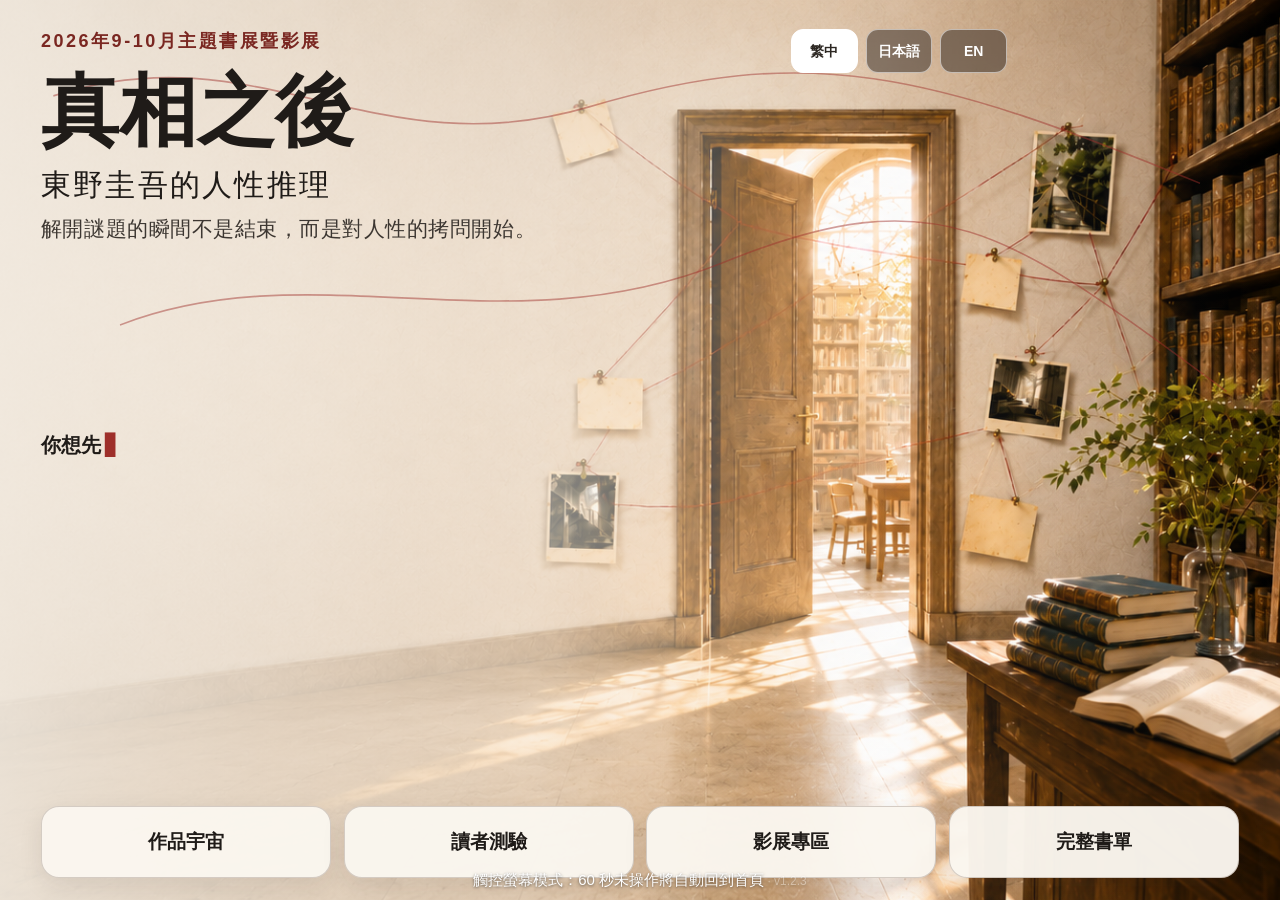
<file: index.html>
<!doctype html>
<html lang="zh-Hant">
<head>
<meta charset="utf-8">
<meta name="viewport" content="width=device-width,initial-scale=1">
<title>真相之後｜東野圭吾的人性推理</title>
<style>
:root {
  --ink:#1f1b18;
  --muted:#665e56;
  --red:#9e2f2a;
  --paper:rgba(250,246,239,.92);
  --paper-strong:rgba(250,246,239,.97);
  --line:rgba(91,72,58,.24);
  --shadow:0 18px 50px rgba(48,36,28,.16);
  /* 六大主題色（--reason/--after/--love/--justice/--youth/--hope）
     統一定義在 css/theme.css，這裡不再重複，避免以後改色只改到一半。 */
}
*{box-sizing:border-box}
html,body{margin:0;width:100%;height:100%;overflow:hidden;background:#f3eadf;color:var(--ink);font-family:"Noto Serif TC","PingFang TC","Microsoft JhengHei",serif}
button{font:inherit;color:inherit}
.stage{
  width:100vw;height:100vh;min-height:720px;position:relative;overflow:hidden;
  /* 底圖由 css/theme.css 的 body.page-home .stage 統一管理 */
}

.red-thread{position:absolute;inset:0;pointer-events:none;opacity:.46}
.red-thread svg{width:100%;height:100%}
.app{position:relative;z-index:2;height:100%;padding:3.2vh 3.2vw 2.4vh;display:grid;grid-template-rows:auto 1fr auto;gap:2vh}

.top{display:flex;justify-content:space-between;align-items:flex-start;gap:24px}
.hero{max-width:48vw}
.eyebrow{font-size:clamp(18px,1.15vw,28px);letter-spacing:.14em;color:#7a2721;font-weight:700}
.title{font-size:clamp(72px,7vw,150px);line-height:.96;margin:.1em 0 .08em;letter-spacing:.04em}
.subtitle{font-size:clamp(31px,2.65vw,56px);letter-spacing:.14em;margin-bottom:.35em}
.tagline{font-size:clamp(21px,1.35vw,31px);line-height:1.55;color:#3d3732;max-width:980px}

.top-actions{display:flex;gap:12px}
.top-btn{
  min-height:64px;padding:12px 22px;border-radius:16px;border:1px solid rgba(255,255,255,.6);
  color:#fff;background:rgba(38,31,27,.62);backdrop-filter:blur(8px);cursor:pointer;
  font-size:clamp(18px,1.1vw,26px)
}

.case-wrap{align-self:end}
.case-title{font-size:clamp(20px,1.3vw,29px);font-weight:700;margin-bottom:1vh}
.case-grid{display:grid;grid-template-columns:repeat(3,1fr);gap:1.5vh 1.2vw}
.case{
  position:relative;min-height:15.3vh;padding:1.8vh 1.4vw 1.7vh;border-radius:22px;border:1px solid var(--line);
  background:var(--paper);box-shadow:var(--shadow);text-align:left;cursor:pointer;transition:.16s ease;overflow:hidden
}
.case::before{content:"";position:absolute;left:0;top:0;bottom:0;width:6px;background:var(--accent)}
.case:hover,.case:focus-visible{transform:translateY(-4px);border-color:var(--accent);outline:3px solid rgba(158,47,42,.12)}
.case small{display:block;color:var(--accent);font-size:clamp(16px,1.05vw,24px);letter-spacing:.06em;margin-bottom:.75vh}
.case strong{display:block;font-size:clamp(24px,1.85vw,40px);line-height:1.22;margin-bottom:.65vh}
.case span{display:block;color:var(--muted);font-size:clamp(15px,.95vw,22px)}

.footer{display:grid;grid-template-columns:repeat(4,1fr);gap:1vw}
.footer button{
  min-height:8vh;border-radius:18px;border:1px solid var(--line);background:var(--paper-strong);cursor:pointer;
  box-shadow:0 8px 24px rgba(31,25,20,.09);font-size:clamp(19px,1.2vw,27px);font-weight:700
}
.footer button:hover,.footer button:focus-visible{border-color:var(--red);outline:3px solid rgba(158,47,42,.12)}

.panel{
  position:absolute;z-index:10;inset:4vh 4vw;background:rgba(248,244,236,.985);border-radius:28px;border:1px solid var(--line);
  box-shadow:0 30px 90px rgba(0,0,0,.28);padding:4vh 4vw;display:none;overflow:auto
}
.panel.open{display:block}
.close{
  position:fixed;
  top:calc(4vh + 18px);
  right:calc(4vw + 18px);
  z-index:999;
  float:none;
  border:0;
  background:#2c2722;
  color:#fff;
  border-radius:14px;
  min-height:58px;
  padding:12px 22px;
  font-size:22px;
  cursor:pointer;
}
.panel-kicker{color:var(--red);font-weight:700;letter-spacing:.08em;font-size:22px}
.panel h2{font-size:clamp(46px,4vw,84px);margin:.2em 0 .25em}
.panel p{font-size:clamp(22px,1.45vw,31px);line-height:1.75;max-width:1100px;color:#403933}
.panel-grid{display:grid;grid-template-columns:repeat(3,1fr);gap:18px;margin-top:26px}
.book{border:1px solid var(--line);border-radius:18px;background:#fff;padding:22px}
.book b{font-size:clamp(22px,1.35vw,30px)}
.book p{font-size:18px;line-height:1.55;margin-bottom:0;color:var(--muted)}

.status{position:absolute;left:50%;bottom:1.1vh;transform:translateX(-50%);z-index:3;color:#fff;font-size:clamp(15px,.9vw,20px);text-shadow:0 1px 3px rgba(0,0,0,.55)}
.version-tag{opacity:.35;font-size:.8em;font-family:Arial,sans-serif;white-space:nowrap}

@media (max-width:1000px){
  .hero{max-width:60vw}
  .case-grid{grid-template-columns:repeat(2,1fr)}
  .footer{grid-template-columns:repeat(2,1fr)}
  .panel-grid{grid-template-columns:1fr}
}

/* ===== 首頁打字機開場效果 ===== */
.case-title{
  min-height:1.55em; /* 避免文字逐字出現時版面跳動 */
}

.typing-cursor{
  display:inline-block;
  margin-left:4px;
  color:var(--red, #9e2f2a);
  animation:cursorBlink .75s steps(1,end) infinite;
}

@keyframes cursorBlink{
  0%,45%{opacity:1}
  46%,100%{opacity:0}
}

/* 六大 CASE 初始隱藏，等打字完成後依序進場 */
.case-grid .case{
  opacity:0;
  transform:translateY(18px);
  pointer-events:none;
}

.case-grid .case.case-reveal{
  opacity:1;
  transform:translateY(0);
  pointer-events:auto;
  transition:
    opacity .5s ease,
    transform .55s cubic-bezier(.22,.61,.36,1),
    border-color .16s ease,
    box-shadow .16s ease;
}


/* ===== 六大 CASE｜調查模式 ===== */
.panel.case-mode{padding:3.1vh 3.2vw 3.6vh;overflow:auto}
.case-shell{max-width:1720px;margin:0 auto;padding-bottom:3vh}
.case-head{padding-right:130px}
.case-head-row{display:flex;align-items:center;justify-content:space-between;gap:22px}
.case-progress{display:flex;align-items:center;gap:12px;font-family:"Noto Sans TC","PingFang TC","Microsoft JhengHei",sans-serif;color:var(--muted);font-size:16px;font-weight:700}
.progress-dots{display:flex;gap:8px}
.progress-dot{width:12px;height:12px;border-radius:999px;border:1px solid rgba(158,47,42,.38);background:rgba(158,47,42,.08)}
.progress-dot.done{background:var(--red);border-color:var(--red)}
.progress-dot.current{box-shadow:0 0 0 4px rgba(158,47,42,.12)}
.case-head h2{font-size:clamp(44px,3.8vw,76px);margin:.16em 0 .16em;line-height:1.12}
.panel .case-scene{font-size:clamp(21px,1.3vw,29px);line-height:1.65;max-width:1320px;margin:.35em 0 0}
.investigate-title{margin:24px 0 12px;font-family:"Noto Sans TC","PingFang TC","Microsoft JhengHei",sans-serif;font-size:clamp(18px,1.15vw,25px);font-weight:800;color:#3d342e}
.choice-grid{display:grid;grid-template-columns:repeat(3,1fr);gap:16px}
.choice-btn{min-height:130px;border:1px solid var(--line);border-radius:20px;background:rgba(255,255,255,.9);padding:20px 22px;text-align:left;cursor:pointer;box-shadow:0 10px 28px rgba(55,42,33,.08);transition:.2s ease;position:relative;overflow:hidden}
.choice-btn::after{content:"";position:absolute;left:0;right:0;bottom:0;height:4px;background:var(--red);transform:scaleX(0);transform-origin:left;transition:.24s ease}
.choice-btn:hover,.choice-btn.selected{transform:translateY(-3px);border-color:rgba(158,47,42,.55);box-shadow:0 14px 34px rgba(55,42,33,.13)}
.choice-btn.selected::after{transform:scaleX(1)}
.choice-title{display:block;font-size:clamp(22px,1.35vw,30px);font-weight:800;margin-bottom:6px}
.choice-code{display:block;color:var(--red);font-family:"Noto Sans TC","PingFang TC","Microsoft JhengHei",sans-serif;font-size:12px;letter-spacing:.18em;font-weight:900;margin-bottom:6px}
.choice-hint{display:block;color:var(--muted);font-family:"Noto Sans TC","PingFang TC","Microsoft JhengHei",sans-serif;font-size:15px;line-height:1.45}
.choice-feedback{display:none;margin:18px 0 6px;padding:17px 20px;border-left:4px solid var(--red);border-radius:0 16px 16px 0;background:rgba(158,47,42,.055);font-family:"Noto Sans TC","PingFang TC","Microsoft JhengHei",sans-serif;font-size:17px;line-height:1.7;color:#453a33}
.choice-feedback.show{display:block;animation:fadeInUp .35s ease both}
.clue-zone{display:none;margin-top:22px;position:relative}
.clue-zone.show{display:block}
.clue-thread{height:2px;background:linear-gradient(90deg,var(--red),rgba(158,47,42,.12));transform:scaleX(0);transform-origin:left;animation:threadDraw .85s ease forwards;margin:0 4% 16px}
@keyframes threadDraw{to{transform:scaleX(1)}}
@keyframes fadeInUp{from{opacity:0;transform:translateY(14px)}to{opacity:1;transform:none}}
.clue-grid{display:grid;grid-template-columns:repeat(3,1fr);gap:18px}
.clue-card{opacity:0;transform:translateY(18px);border:1px solid var(--line);border-radius:20px;background:#fff;padding:20px;box-shadow:0 10px 28px rgba(55,42,33,.07)}
.clue-card.reveal{animation:fadeInUp .5s ease forwards}
.clue-no{color:var(--red);font-family:"Noto Sans TC","PingFang TC","Microsoft JhengHei",sans-serif;font-size:12px;letter-spacing:.16em;font-weight:900}
.clue-card h3{font-size:clamp(22px,1.35vw,30px);margin:7px 0 14px}
.clue-label{font-family:"Noto Sans TC","PingFang TC","Microsoft JhengHei",sans-serif;color:var(--muted);font-size:12px;letter-spacing:.12em;font-weight:800;margin-top:10px}
.clue-question{font-family:"Noto Sans TC","PingFang TC","Microsoft JhengHei",sans-serif;font-size:16px;line-height:1.55;color:#342e2a;margin-top:4px}
.clue-real{color:#7d2b25;font-weight:700}
.clue-more{display:none;margin-top:12px;padding-top:12px;border-top:1px dashed rgba(91,72,58,.22);font-family:"Noto Sans TC","PingFang TC","Microsoft JhengHei",sans-serif;font-size:15px;line-height:1.65;color:#5a5048}
.clue-more.show{display:block}
.clue-expand{margin-top:14px;border:1px solid rgba(158,47,42,.28);background:#fff8f4;color:#7c2a25;border-radius:12px;padding:10px 14px;font-weight:800;cursor:pointer}
.case-closeout{display:none;margin-top:28px;padding:22px;border:1px solid var(--line);border-radius:22px;background:rgba(255,255,255,.72)}
.case-closeout.show{display:block;animation:fadeInUp .35s ease both}
.case-closeout .closeout-kicker{color:var(--red);font-family:"Noto Sans TC","PingFang TC","Microsoft JhengHei",sans-serif;font-size:13px;letter-spacing:.16em;font-weight:900}
.case-closeout h3{font-size:clamp(24px,1.55vw,34px);margin:8px 0 14px}
.verdict-grid{display:grid;grid-template-columns:repeat(2,1fr);gap:12px}
.verdict-btn{border:1px solid var(--line);background:#fff;border-radius:16px;padding:15px 18px;text-align:left;cursor:pointer;font-family:"Noto Sans TC","PingFang TC","Microsoft JhengHei",sans-serif;font-size:16px;font-weight:700;line-height:1.5}
.verdict-btn:hover,.verdict-btn.selected{border-color:var(--red);background:#fff5f1}
.verdict-response{display:none;margin-top:14px;font-family:"Noto Sans TC","PingFang TC","Microsoft JhengHei",sans-serif;font-size:16px;line-height:1.7;color:#4b413a}
.verdict-response.show{display:block}
.case-nav{display:none;margin-top:18px;grid-template-columns:1fr 1fr;gap:12px}
.case-nav.show{display:grid}
.case-nav button{min-height:56px;border-radius:15px;border:1px solid var(--line);background:#fff;font-weight:800;cursor:pointer;font-size:16px}
.case-nav .next{background:#2d2925;color:#fff;border-color:#2d2925}
.report-card{margin-top:22px;padding:24px;border-radius:22px;background:linear-gradient(135deg,#2d2824,#4a3f37);color:#fff;box-shadow:0 16px 40px rgba(32,25,20,.18)}
.report-card .report-kicker{color:#e8b6ab;font-family:"Noto Sans TC","PingFang TC","Microsoft JhengHei",sans-serif;font-size:13px;letter-spacing:.18em;font-weight:900}
.report-card h3{margin:8px 0 10px;font-size:clamp(28px,2vw,42px)}
.panel .report-card p{color:rgba(255,255,255,.84);font-size:17px;line-height:1.7;margin:0;max-width:1000px}

@media(max-width:1050px){.choice-grid,.clue-grid{grid-template-columns:1fr}.verdict-grid{grid-template-columns:1fr}.case-head{padding-right:90px}}

/* ===== 最終調查報告 v3：三軸人格 + 三面向結案判斷 ===== */
.report-summary{display:grid;grid-template-columns:minmax(0,1.05fr) minmax(340px,.95fr);gap:24px;align-items:start;margin-top:18px}
.report-profile-copy{font-size:17px;line-height:1.8;color:rgba(255,255,255,.88)}
.report-axis-box,.report-judgement{
  border:1px solid rgba(255,255,255,.14);
  border-radius:18px;
  background:rgba(255,255,255,.07);
  padding:18px 20px
}
.report-axis-title,.report-judgement-title{
  font-family:"Noto Sans TC","PingFang TC","Microsoft JhengHei",sans-serif;
  font-size:13px;font-weight:900;letter-spacing:.14em;color:#f1c8be;margin-bottom:12px
}
.report-axis-row{
  display:grid;grid-template-columns:92px 1fr 28px;gap:10px;align-items:center;
  margin:11px 0;font-family:"Noto Sans TC","PingFang TC","Microsoft JhengHei",sans-serif
}
.report-axis-label{font-size:14px;color:rgba(255,255,255,.84)}
.report-axis-track{height:9px;border-radius:999px;background:rgba(255,255,255,.12);overflow:hidden}
.report-axis-fill{height:100%;border-radius:999px;background:#e8b6ab}
.report-axis-score{text-align:right;font-weight:900;font-size:14px;color:#fff}
.report-judgement{margin-top:18px}
.judgement-grid{display:grid;gap:12px;margin-top:10px}
.judgement-item{
  border:1px solid rgba(255,255,255,.12);
  border-radius:15px;
  background:rgba(0,0,0,.08);
  padding:14px 16px
}
.judgement-item-head{
  display:flex;justify-content:space-between;align-items:center;gap:12px;
  margin-bottom:7px
}
.judgement-dimension{
  font-family:"Noto Sans TC","PingFang TC","Microsoft JhengHei",sans-serif;
  font-size:13px;font-weight:900;letter-spacing:.08em;color:#f1c8be
}
.judgement-result{
  font-family:"Noto Sans TC","PingFang TC","Microsoft JhengHei",sans-serif;
  font-size:15px;font-weight:900;color:#fff
}
.panel .judgement-item p{margin:0;color:rgba(255,255,255,.82);font-size:15px;line-height:1.7}
.report-closing{
  margin-top:18px;padding-top:16px;border-top:1px solid rgba(255,255,255,.14);
  color:rgba(255,255,255,.72);font-size:15px;line-height:1.7
}
@media(max-width:900px){
  .report-summary{grid-template-columns:1fr}
  .report-axis-row{grid-template-columns:88px 1fr 24px}
  .judgement-item-head{align-items:flex-start;flex-direction:column;gap:4px}
}

/* ===== 非線性調查流程：首頁完成狀態 ===== */
.home-progress{
  margin:-.2vh 0 1.1vh;
  font-family:"Noto Sans TC","PingFang TC","Microsoft JhengHei",sans-serif;
  font-size:clamp(15px,.95vw,20px);
  font-weight:800;
  color:var(--muted);
}
.case.completed{
  border-color:rgba(158,47,42,.42);
  box-shadow:0 12px 30px rgba(72,52,38,.12), inset 0 0 0 2px rgba(158,47,42,.05);
}
.case-complete-badge{
  position:absolute;
  right:14px;
  top:12px;
  z-index:2;
  display:inline-flex;
  align-items:center;
  gap:5px;
  padding:6px 10px;
  border-radius:999px;
  background:rgba(158,47,42,.10);
  color:var(--red);
  font-family:"Noto Sans TC","PingFang TC","Microsoft JhengHei",sans-serif;
  font-size:12px;
  line-height:1;
  font-weight:900;
  letter-spacing:.04em;
}



/* ===== 重新展開調查：確認彈窗 + 提示訊息 ===== */
.confirm-modal{
  position:fixed;inset:0;z-index:9999;display:none;align-items:center;justify-content:center;
  padding:28px;background:rgba(31,23,18,.55);backdrop-filter:blur(3px);
}
.confirm-modal.show{display:flex}
.confirm-card{
  width:min(560px,90vw);background:#fffaf3;border:1px solid rgba(92,73,59,.18);border-radius:24px;
  padding:30px 32px;box-shadow:0 28px 80px rgba(0,0,0,.28);
  font-family:"Noto Sans TC","PingFang TC","Microsoft JhengHei",sans-serif;
}
.confirm-kicker{color:var(--red);font-weight:800;letter-spacing:.1em;font-size:14px;margin-bottom:10px}
.confirm-card h3{
  margin:0 0 10px;font-size:clamp(24px,2vw,32px);
  font-family:"Noto Serif TC","Source Han Serif TC","Songti TC","PMingLiU",serif;
}
.confirm-card p{margin:0 0 22px;color:var(--muted);font-size:17px;line-height:1.7}
.confirm-actions{display:flex;gap:12px;justify-content:flex-end}
.confirm-actions button{
  border-radius:14px;padding:13px 22px;font-weight:800;cursor:pointer;font-size:16px;
  border:1px solid var(--line);min-height:52px;
}
.confirm-actions .secondary{background:#fff}
.confirm-actions .primary{background:var(--red);color:#fff;border-color:var(--red)}

.toast{
  position:fixed;left:50%;bottom:6vh;transform:translate(-50%,20px);z-index:10000;
  background:#2c2722;color:#fff;padding:16px 26px;border-radius:999px;
  font-family:"Noto Sans TC","PingFang TC","Microsoft JhengHei",sans-serif;
  font-size:clamp(16px,1vw,20px);font-weight:700;
  opacity:0;pointer-events:none;transition:opacity .3s ease,transform .3s ease;
  box-shadow:0 14px 40px rgba(0,0,0,.28);max-width:90vw;text-align:center;
}
.toast.show{opacity:1;transform:translate(-50%,0)}


/* ============================================================
   手機版 RWD｜第一階段
   ============================================================ */
@media (max-width:768px){
  html,body{
    width:100%;
    height:auto;
    min-height:100%;
    overflow-x:hidden;
    overflow-y:auto;
  }

  .stage{
    width:100%;
    height:auto;
    min-height:100dvh;
    overflow:visible;
  }

  .app{
    height:auto;
    min-height:100dvh;
    display:block;
    padding:22px 16px 28px;
  }

  .top{display:block}
  .hero{max-width:none;width:100%}
  .eyebrow{font-size:14px;letter-spacing:.11em;line-height:1.45}
  .title{font-size:clamp(52px,16vw,78px);line-height:1.02;margin:.12em 0 .1em}
  .subtitle{font-size:clamp(24px,7vw,34px);line-height:1.22;letter-spacing:.07em;margin-bottom:.55em}
  .tagline{max-width:none;font-size:17px;line-height:1.7}

  .top-actions{margin-top:18px;justify-content:flex-start}
  .top-btn{min-height:50px;padding:10px 16px;border-radius:13px;font-size:15px}

  .case-wrap{margin-top:30px}
  .case-title{font-size:20px;line-height:1.5;margin-bottom:6px}
  .home-progress{margin:0 0 14px;font-size:14px}

  .case-grid{grid-template-columns:1fr;gap:12px}
  .case{min-height:0;padding:18px 18px 17px 20px;border-radius:18px}
  .case small{font-size:14px;margin-bottom:7px}
  .case span{font-size:14px;line-height:1.45}

  .footer{margin-top:18px;grid-template-columns:repeat(2,1fr);gap:10px}
  .footer button{min-height:58px;border-radius:15px;font-size:16px;line-height:1.35;padding:10px 8px}

  .status{display:none}

  .panel{
    position:fixed;
    inset:0;
    width:100%;
    height:100dvh;
    border:0;
    border-radius:0;
    padding:18px 15px 34px;
    overflow-y:auto;
    overflow-x:hidden;
    -webkit-overflow-scrolling:touch;
    overscroll-behavior:contain;
    background:rgba(248,244,236,.995);
  }

  .panel.case-mode{padding:18px 15px 36px}
  .close{
    position:sticky;
    top:0;
    z-index:20;
    min-height:48px;
    padding:9px 14px;
    border-radius:12px;
    font-size:15px;
    margin-bottom:8px;
  }

  .case-shell{max-width:none;padding-bottom:10px}
  .case-head{padding-right:0}
  .case-head-row{align-items:flex-start;flex-direction:column;gap:8px}
  .panel-kicker{font-size:15px}
  .case-progress{width:100%;justify-content:space-between;gap:8px;font-size:13px;flex-wrap:wrap}
  .progress-dots{gap:6px}
  .progress-dot{width:10px;height:10px}

  .case-head h2{font-size:clamp(34px,10vw,48px);line-height:1.17;margin:.25em 0 .22em}
  .panel .case-scene{font-size:17px;line-height:1.75;margin-top:0}
  .investigate-title{margin:24px 0 11px;font-size:17px;line-height:1.5}

  .choice-grid,.clue-grid,.verdict-grid{grid-template-columns:1fr;gap:11px}
  .choice-btn{min-height:0;padding:17px 16px;border-radius:16px}
  .choice-title{font-size:21px}
  .choice-code{font-size:11px}
  .choice-hint{font-size:14px}
  .choice-feedback{margin-top:14px;padding:14px 15px;font-size:15px;line-height:1.7}

  .clue-zone{margin-top:18px}
  .clue-card{padding:17px;border-radius:16px}
  .clue-card h3{font-size:21px}
  .clue-question{font-size:15px}
  .clue-more{font-size:14px}
  .clue-expand{min-height:44px;padding:10px 14px}

  .case-closeout{margin-top:20px;padding:17px;border-radius:17px}
  .case-closeout h3{font-size:22px;line-height:1.45}
  .verdict-btn{min-height:52px;padding:14px 15px;font-size:15px}
  .verdict-response{font-size:15px}

  .case-nav{grid-template-columns:1fr;gap:9px}
  .case-nav button{min-height:52px;font-size:15px}

  .report-card{padding:18px;border-radius:17px}
  .report-card h3{font-size:30px;line-height:1.25}
  .report-summary{grid-template-columns:1fr;gap:16px}
  .report-profile-copy{font-size:15px;line-height:1.8}
  .report-axis-box,.report-judgement{padding:15px;border-radius:15px}
  .report-axis-row{grid-template-columns:84px 1fr 20px;gap:8px}
  .report-axis-label{font-size:13px}
  .judgement-item{padding:13px 14px}
  .judgement-item-head{align-items:flex-start;flex-direction:column;gap:4px}
  .panel .judgement-item p{font-size:14px;line-height:1.7}
  .report-closing{font-size:14px}

  .confirm-modal{padding:16px}
  .confirm-card{width:100%;max-width:520px;padding:24px 20px;border-radius:20px}
  .confirm-card p{font-size:15px}
  .confirm-actions{flex-direction:column-reverse}
  .confirm-actions button{width:100%}

  .toast{
    bottom:24px;
    width:calc(100% - 32px);
    border-radius:16px;
    padding:13px 16px;
    font-size:14px;
  }

  .red-thread{opacity:.22}
}


/* ===== 手機滑動體驗修正 ===== */
@media (max-width:768px){
  body.panel-open{
    overflow:hidden;
  }

  .panel{
    touch-action:pan-y;
    overscroll-behavior-y:auto;
    -webkit-overflow-scrolling:touch;
  }

  #panelContent,
  .case-shell,
  .choice-grid,
  .clue-grid,
  .case-closeout,
  .report-card{
    touch-action:pan-y;
  }

  .panel button{
    touch-action:manipulation;
  }

  .close{
    float:none;
    display:block;
    margin-left:auto;
  }
}


/* ===== 最終報告閱讀順序修正 ===== */
.report-summary{
  grid-template-columns:minmax(0,1.05fr) minmax(340px,.95fr);
  grid-template-areas:
    "profile axis"
    "judgement judgement"
    "closing closing";
}
.report-profile-copy{grid-area:profile}
.report-axis-box{grid-area:axis}
.report-judgement{grid-area:judgement}
.report-closing{grid-area:closing}

@media(max-width:900px){
  .report-summary{
    grid-template-columns:1fr;
    grid-template-areas:
      "profile"
      "axis"
      "judgement"
      "closing";
  }
}


/* ===== 首頁調查進度延後出現 ===== */
.home-progress{
  opacity:0;
  transform:translateY(8px);
  pointer-events:none;
}

.home-progress.progress-reveal{
  opacity:1;
  transform:translateY(0);
  pointer-events:auto;
  transition:opacity .45s ease, transform .45s ease;
}


/* ===== 手機 CASE 標題寬度最終修正 ===== */
@media (max-width:768px){
  .case strong{
    font-size:21px;
    line-height:1.3;
    margin-bottom:7px;
    padding-right:0;
    word-break:keep-all;
    overflow-wrap:normal;
  }

  .case-complete-badge{
    position:static;
    display:inline-flex;
    margin-top:10px;
    width:max-content;
  }
}


/* ===== 重新展開調查按鈕顯示邏輯 ===== */
#restartInvestigationBtn{
  opacity:0;
  visibility:hidden;
  pointer-events:none;
  transform:translateY(-6px);
}

#restartInvestigationBtn.restart-visible{
  opacity:1;
  visibility:visible;
  pointer-events:auto;
  transform:translateY(0);
  transition:opacity .35s ease, transform .35s ease;
}


/* ===== 三語架構｜Language Switcher ===== */
.language-switcher{
  display:flex;
  gap:8px;
  align-items:center;
  flex-wrap:wrap;
}

.lang-btn{
  min-height:44px;
  padding:9px 13px;
  border-radius:12px;
  border:1px solid rgba(255,255,255,.55);
  background:rgba(38,31,27,.48);
  color:#fff;
  font-family:"Noto Sans TC","PingFang TC","Microsoft JhengHei",sans-serif;
  font-size:14px;
  font-weight:800;
  cursor:pointer;
  backdrop-filter:blur(8px);
}

.lang-btn[aria-pressed="true"]{
  background:#fff;
  color:#2c2722;
  border-color:#fff;
}

@media (max-width:768px){
  .top-actions{
    width:100%;
    justify-content:space-between;
    align-items:center;
    gap:10px;
    flex-wrap:wrap;
  }

  .language-switcher{
    order:1;
  }

  #restartInvestigationBtn{
    order:2;
  }

  .lang-btn{
    min-height:42px;
    padding:8px 11px;
    font-size:13px;
  }
}

/* 英文版字級預留：第二階段翻譯完成後會直接生效 */
html[lang="en"] .case strong{
  letter-spacing:0;
}

@media (max-width:768px){
  html[lang="en"] .case strong{
    font-size:19px;
    line-height:1.28;
    word-break:normal;
    overflow-wrap:anywhere;
  }

  html[lang="ja"] .case strong{
    font-size:20px;
    line-height:1.3;
  }
}


/* ===== 三語切換器固定位置修正 ===== */
.top-actions{
  display:grid;
  grid-template-columns:216px 220px;
  justify-content:end;
  align-items:start;
  gap:12px;
  width:448px;
  flex:0 0 448px;
}

.language-switcher{
  width:216px;
  display:grid;
  grid-template-columns:repeat(3,1fr);
  gap:8px;
}

.lang-btn{
  width:100%;
  min-width:0;
  white-space:nowrap;
  text-align:center;
}

#restartInvestigationBtn{
  width:220px;
  justify-self:end;
  white-space:nowrap;
}

/* 手機：語言切換器固定滿寬，三顆按鈕各佔 1/3；
   重新展開調查另起一列，不再影響語言按鈕位置。 */
@media (max-width:768px){
  .top-actions{
    display:grid;
    grid-template-columns:1fr;
    gap:10px;
    width:100%;
    min-width:0;
    flex:none;
    margin-top:18px;
  }

  .language-switcher{
    width:100%;
    grid-template-columns:repeat(3,1fr);
    order:1;
  }

  #restartInvestigationBtn{
    width:100%;
    max-width:220px;
    justify-self:start;
    order:2;
  }
}


/* ===== 語言按鈕文字垂直／水平置中修正 ===== */
.lang-btn{
  display:flex;
  align-items:center;
  justify-content:center;
  line-height:1;
  padding-top:0;
  padding-bottom:0;
  text-align:center;
}

</style>
<link rel="stylesheet" href="./css/theme.css">

<style id="mobile-home-bg-override">
@media (max-width:768px){
  body.page-home .stage{
    background-image:url("./images/home-bg-mobile.png");
    background-size:cover;
    background-position:center top;
    background-repeat:no-repeat;
    background-attachment:scroll;
  }
}
</style>

<script src="./js/common.js"></script>
</head>
<body class="page-home">
<main class="stage">
  <div class="red-thread" aria-hidden="true">
    <svg viewBox="0 0 1920 1080" preserveAspectRatio="none">
      <path d="M80 115 C390 35 560 205 885 128 S1390 85 1800 220" fill="none" stroke="#9e2f2a" stroke-width="2"/>
      <path d="M180 390 C470 300 760 420 1085 315 S1510 275 1840 470" fill="none" stroke="#9e2f2a" stroke-width="2"/>
    </svg>
  </div>

  <div class="app">
    <header class="top">
      <section class="hero">
        <div class="eyebrow" data-i18n="hero.eyebrow">2026年9-10月主題書展暨影展</div>
        <div class="title" data-i18n="hero.title">真相之後</div>
        <div class="subtitle" data-i18n="hero.subtitle">東野圭吾的人性推理</div>
        <div class="tagline" data-i18n="hero.tagline">解開謎題的瞬間不是結束，而是對人性拷問的開始。</div>
      </section>
      <div class="top-actions">
        <div class="language-switcher" role="group" aria-label="Language">
          <button class="lang-btn" type="button" data-lang="zh-Hant" aria-pressed="true">繁中</button>
          <button class="lang-btn" type="button" data-lang="ja" aria-pressed="false">日本語</button>
          <button class="lang-btn" type="button" data-lang="en" aria-pressed="false">EN</button>
        </div>
        <button class="top-btn" id="restartInvestigationBtn" data-i18n="common.restart">↺ 重新展開調查</button>
      </div>
    </header>

    <section class="case-wrap">
      <div class="case-title"><span id="typewriter-title"></span><span class="typing-cursor">▋</span></div>
      <div class="home-progress" id="homeProgress">調查進度：已完成 0 / 6</div>
      <div class="case-grid">
        <button class="case" style="--accent:var(--reason)" data-case="reason">
          <small data-i18n="cases.reason.label">CASE 01｜理性</small>
          <strong data-i18n="cases.reason.title">理性可以解開一切嗎？</strong>
          <span data-i18n="cases.reason.subtitle">偵探伽利略系列</span>
        </button>
        <button class="case" style="--accent:var(--after)" data-case="after">
          <small data-i18n="cases.after.label">CASE 02｜餘波</small>
          <strong data-i18n="cases.after.title">死亡之後，留下來的是誰？</strong>
          <span data-i18n="cases.after.subtitle">加賀恭一郎系列</span>
        </button>
        <button class="case" style="--accent:var(--love)" data-case="love">
          <small data-i18n="cases.love.label">CASE 03｜愛</small>
          <strong data-i18n="cases.love.title">愛，能不能成為犯罪的理由？</strong>
          <span data-i18n="cases.love.subtitle">人性與情感的邊界</span>
        </button>
        <button class="case" style="--accent:var(--justice)" data-case="justice">
          <small data-i18n="cases.justice.label">CASE 04｜正義</small>
          <strong data-i18n="cases.justice.title">當社會製造了罪犯</strong>
          <span data-i18n="cases.justice.subtitle">司法、公共議題與社會省思</span>
        </button>
        <button class="case" style="--accent:var(--youth)" data-case="youth">
          <small data-i18n="cases.youth.label">CASE 05｜青春</small>
          <strong data-i18n="cases.youth.title">青春從來不只是青春</strong>
          <span data-i18n="cases.youth.subtitle">校園、同儕與成長的代價</span>
        </button>
        <button class="case" style="--accent:var(--hope)" data-case="hope">
          <small data-i18n="cases.hope.label">CASE 06｜希望</small>
          <strong data-i18n="cases.hope.title">沒有命案，也可以是東野圭吾</strong>
          <span data-i18n="cases.hope.subtitle">溫暖、希望與非典型解謎</span>
        </button>
      </div>
    </section>

    <footer class="footer">
      <button id="universeBtn" data-i18n="nav.universe">作品宇宙</button>
      <button id="quizBtn" data-i18n="nav.quiz">讀者測驗</button>
      <button data-action="film" data-i18n="nav.film">影展專區</button>
      <button data-action="books" data-i18n="nav.books">完整書單</button>
    </footer>
  </div>

  <section class="panel" id="panel" aria-live="polite">
    <button class="close" id="closeBtn" data-i18n="common.close">關閉</button>
    <div id="panelContent"></div>
  </section>

  <div class="status"><span id="idleStatus" data-i18n="common.idleStatus">觸控螢幕模式：60 秒未操作將自動回到首頁</span><span class="version-tag"> · v1.2.3</span></div>

  <div class="confirm-modal" id="restartConfirm" aria-hidden="true">
    <div class="confirm-card">
      <div class="confirm-kicker" data-i18n="common.restartKicker">重新展開調查</div>
      <h3 data-i18n="common.restartTitle">要清空目前的調查進度嗎？</h3>
      <p data-i18n="common.restartBody">清空後，六大案件的選擇與判斷都會重新開始，你可以自由探索不同的可能。</p>
      <div class="confirm-actions">
        <button class="secondary" id="restartCancelBtn" data-i18n="common.cancel">取消</button>
        <button class="primary" id="restartConfirmBtn" data-i18n="common.confirmRestart">確定重新開始</button>
      </div>
    </div>
  </div>

  <div class="toast" id="toast"></div>
</main>

<script>


/* ============================================================
   三語架構 v1
   優先順序：
   1. URL ?lang=zh / ja / en
   2. localStorage truthAfterLang
   3. 預設繁體中文
   第二階段會把六大 CASE 與最終報告全文移入這個翻譯架構。
   LANGUAGE_CONFIG / normalizeLang / resolveInitialLanguage / withCurrentLang /
   formatText / updateLangButtons 已統一移到 common.js，四個頁面共用同一份，
   避免各頁各自複製、久了行為漂移不一致。
   ============================================================ */

const i18n={
  "zh-Hant": {
    "hero": {
      "eyebrow": "2026年9-10月主題書展暨影展",
      "title": "真相之後",
      "subtitle": "東野圭吾的人性推理",
      "tagline": "解開謎題的瞬間不是結束，而是對人性的拷問開始。",
      "prompt": "你想先追查哪一種真相？"
    },
    "nav": {
      "universe": "作品宇宙",
      "quiz": "讀者測驗",
      "film": "影展專區",
      "books": "完整書單"
    },
    "common": {
      "close": "關閉",
      "restart": "↺ 重新展開調查",
      "progressPrefix": "調查進度：已完成",
      "progressSuffix": "/ 6",
      "investigationProgress": "調查進度",
      "originalChoice": "你原本選擇從「{choice}」開始。",
      "currentChoice": "你選擇從「{choice}」開始。",
      "judgementRecorded": "你的判斷已記錄。",
      "returnCases": "返回六大案件",
      "continueCase": "繼續追查 {case} →",
      "viewReport": "查看調查報告",
      "evidence": "證物",
      "surfaceQuestion": "表面問題",
      "realQuestion": "真正的問題",
      "expandClue": "展開線索",
      "collapseClue": "收起線索",
      "caseReview": "CASE REVIEW｜結案判斷",
      "restartTitle": "要清空目前的調查進度嗎？",
      "restartBody": "清空後，六大案件的選擇與判斷都會重新開始，你可以自由探索不同的可能。",
      "cancel": "取消",
      "confirmRestart": "確定重新開始",
      "freshToast": "目前就是全新的調查，歡迎開始！",
      "restartedToast": "已重新展開調查，歡迎探索不同的可能。",
      "filmPlaceholder": "正式版可放映片單、日期、原著作品、預告與映後提問。",
      "completedBadge": "✓ 已完成",
      "idleStatus": "觸控螢幕模式：60 秒未操作將自動回到首頁",
      "restartKicker": "重新展開調查"
    },
    "cases": {
      "reason": {
        "label": "CASE 01｜理性",
        "title": "理性可以解開一切嗎？",
        "subtitle": "偵探伽利略系列"
      },
      "after": {
        "label": "CASE 02｜餘波",
        "title": "死亡之後，留下來的是誰？",
        "subtitle": "加賀恭一郎系列"
      },
      "love": {
        "label": "CASE 03｜愛",
        "title": "愛，能不能成為犯罪的理由？",
        "subtitle": "人性與情感的邊界"
      },
      "justice": {
        "label": "CASE 04｜正義",
        "title": "當社會製造了罪犯",
        "subtitle": "司法、公共議題與社會省思"
      },
      "youth": {
        "label": "CASE 05｜青春",
        "title": "青春從來不只是青春",
        "subtitle": "校園、同儕與成長的代價"
      },
      "hope": {
        "label": "CASE 06｜希望",
        "title": "沒有命案，也可以是東野圭吾",
        "subtitle": "溫暖、希望與非典型解謎"
      }
    }
  },
  "ja": {
    "hero": {
      "eyebrow": "2026年9–10月 テーマ図書展・映画特集",
      "title": "真実のその先",
      "subtitle": "東野圭吾が描く、人間の心とミステリー",
      "tagline": "謎が解けた瞬間は、終わりではない。そこから、人間性への問いが始まる。",
      "prompt": "あなたは、どの真実から追いますか？"
    },
    "nav": {
      "universe": "作品世界",
      "quiz": "読者診断",
      "film": "映画特集",
      "books": "全作品リスト"
    },
    "common": {
      "close": "閉じる",
      "restart": "↺ やり直す",
      "progressPrefix": "調査進捗：完了",
      "progressSuffix": "/ 6",
      "investigationProgress": "調査進捗",
      "originalChoice": "前回は「{choice}」から調査を始めました。",
      "currentChoice": "「{choice}」から調査を始めます。",
      "judgementRecorded": "あなたの判断を記録しました。",
      "returnCases": "6つのCASEへ戻る",
      "continueCase": "次の調査へ：{case} →",
      "viewReport": "最終調査レポートを見る",
      "evidence": "証拠品",
      "surfaceQuestion": "表面的な問い",
      "realQuestion": "本質的な問い",
      "expandClue": "手がかりを開く",
      "collapseClue": "手がかりを閉じる",
      "caseReview": "CASE REVIEW｜最終判断",
      "restartTitle": "現在の調査記録を消去しますか？",
      "restartBody": "リセットすると、6つのCASEにおける選択と判断がすべて初期化され、別の可能性を自由に探索できます。",
      "cancel": "キャンセル",
      "confirmRestart": "最初からやり直す",
      "freshToast": "現在は初期状態です。いつでも調査を開始できます。",
      "restartedToast": "調査をリセットしました。新たな視点で真相を探ってみましょう。",
      "filmPlaceholder": "正式版では上映作品、日程、原作小説、予告編、上映後の問いかけ等を掲載します。",
      "completedBadge": "✓ 完了",
      "idleStatus": "タッチスクリーンモード：60秒間操作がない場合、自動的にホーム画面へ戻ります。",
      "restartKicker": "調査を再開する"
    },
    "cases": {
      "reason": {
        "label": "CASE 01｜理性",
        "title": "理性はすべてを解き明かせるのか？",
        "subtitle": "ガリレオシリーズ"
      },
      "after": {
        "label": "CASE 02｜余波",
        "title": "死のあとに、残されるのは誰か？",
        "subtitle": "加賀恭一郎シリーズ"
      },
      "love": {
        "label": "CASE 03｜愛",
        "title": "愛は、犯罪の理由になり得るのか？",
        "subtitle": "感情と人間性の境界"
      },
      "justice": {
        "label": "CASE 04｜正義",
        "title": "社会が犯罪者を生み出すとき",
        "subtitle": "司法・公共問題・社会への問い"
      },
      "youth": {
        "label": "CASE 05｜青春",
        "title": "青春は、ただの青春ではない",
        "subtitle": "学校・仲間・成長の代償"
      },
      "hope": {
        "label": "CASE 06｜希望",
        "title": "殺人事件がなくても、東野圭吾",
        "subtitle": "温もり・希望・非典型ミステリー"
      }
    }
  },
  "en": {
    "hero": {
      "eyebrow": "September–October 2026 Book & Film Exhibition",
      "title": "Beyond the Truth",
      "subtitle": "Keigo Higashino: Human Nature Behind the Mystery",
      "tagline": "Solving the mystery is not the end. It is where the questions about human nature begin.",
      "prompt": "Which truth will you investigate first?"
    },
    "nav": {
      "universe": "Works Universe",
      "quiz": "Reader Quiz",
      "film": "Film Program",
      "books": "Full Book List"
    },
    "common": {
      "close": "Close",
      "restart": "↺ Restart",
      "progressPrefix": "Investigation Progress:",
      "progressSuffix": "of 6",
      "investigationProgress": "Investigation Progress",
      "originalChoice": "You previously started with “{choice}.”",
      "currentChoice": "You chose to begin with “{choice}.”",
      "judgementRecorded": "Your judgement has been recorded.",
      "returnCases": "Back to the Six Cases",
      "continueCase": "Continue to {case} →",
      "viewReport": "View Investigation Report",
      "evidence": "Evidence",
      "surfaceQuestion": "Surface Question",
      "realQuestion": "The Deeper Question",
      "expandClue": "Reveal Clue",
      "collapseClue": "Hide Clue",
      "caseReview": "CASE REVIEW｜Final Verdict",
      "restartTitle": "Clear current investigation progress?",
      "restartBody": "Resetting will clear all your choices and judgements across the six cases, allowing you to explore different perspectives.",
      "cancel": "Cancel",
      "confirmRestart": "Confirm Restart",
      "freshToast": "You are on a fresh investigation. Begin whenever you are ready!",
      "restartedToast": "Investigation reset. Explore a new path forward.",
      "filmPlaceholder": "The final version will feature screening schedules, source novels, trailers, and post-screening discussion prompts.",
      "completedBadge": "✓ Completed",
      "idleStatus": "Touchscreen mode: after 60 seconds of inactivity, the page will automatically return to the home screen.",
      "restartKicker": "Restart the Investigation"
    },
    "cases": {
      "reason": {
        "label": "CASE 01｜Reason",
        "title": "Can Reason Explain Everything?",
        "subtitle": "The Detective Galileo Series"
      },
      "after": {
        "label": "CASE 02｜Aftermath",
        "title": "Who Remains After Death?",
        "subtitle": "The Kyoichiro Kaga Series"
      },
      "love": {
        "label": "CASE 03｜Love",
        "title": "Can Love Justify Crime?",
        "subtitle": "The Boundary Between Emotion and Human Nature"
      },
      "justice": {
        "label": "CASE 04｜Justice",
        "title": "When Society Creates Criminals",
        "subtitle": "Law, Public Issues, and Social Reflection"
      },
      "youth": {
        "label": "CASE 05｜Youth",
        "title": "Youth Is Never Just Youth",
        "subtitle": "School, Peers, and the Cost of Growing Up"
      },
      "hope": {
        "label": "CASE 06｜Hope",
        "title": "Higashino Beyond Murder Mysteries",
        "subtitle": "Warmth, Hope, and Unconventional Mysteries"
      }
    }
  }
};

function getNested(obj,path){
  return path.split(".").reduce((cur,key)=>cur && cur[key]!==undefined ? cur[key] : undefined,obj);
}

function t(path,lang=currentLang){
  return getNested(i18n[lang],path) ?? getNested(i18n["zh-Hant"],path) ?? path;
}

let currentLang=resolveInitialLanguage();

function applyStaticTranslations(){
  document.documentElement.lang=currentLang;

  document.querySelectorAll("[data-i18n]").forEach(el=>{
    el.textContent=t(el.dataset.i18n);
  });

  updateLangButtons(currentLang);
  updateHomeProgress();
}

function setLanguage(lang,{updateUrl=true}={}){
  const normalized=normalizeLang(lang);
  if(!normalized) return;

  currentLang=normalized;
  localStorage.setItem("truthAfterLang",currentLang);

  if(updateUrl){
    const url=new URL(window.location.href);
    url.searchParams.set("lang",LANGUAGE_CONFIG[currentLang].query);
    history.replaceState(null,"",url);
  }

  applyStaticTranslations();
  if(currentCaseKey && panel.classList.contains("open")){
    openCaseByKey(currentCaseKey);
  }else{
    resetTypewriterForLanguage();
  }
}

document.querySelectorAll("[data-lang]").forEach(btn=>{
  btn.addEventListener("click",()=>setLanguage(btn.dataset.lang));
});


const caseOrder=["reason","after","love","justice","youth","hope"];
const caseDataZh={
  "reason": {
    "case": "CASE 01｜理性",
    "title": "理性可以解開一切嗎？",
    "scene": "所有證據都指向同一個答案。但如果真相本身，比謊言更殘酷呢？湯川學相信公式、實驗與邏輯；而東野圭吾總在答案出現後，再把問題推回人的身上。",
    "prompt": "你會先追查哪一條線索？",
    "choices": [
      {
        "id": "how",
        "title": "犯罪手法",
        "code": "HOW",
        "hint": "事情是怎麼發生的？",
        "reply": "你選擇從「怎麼做到」開始。湯川學也會從這裡開始；只是科學能證明發生了什麼，卻未必能回答一個人為什麼願意付出那樣的代價。"
      },
      {
        "id": "why",
        "title": "利益與恩怨",
        "code": "WHY",
        "hint": "他為什麼這麼做？",
        "reply": "你先追查人的理由。動機讓案件變得可以理解，但「可以理解」和「可以原諒」從來不是同一件事。"
      },
      {
        "id": "after",
        "title": "背後的代價",
        "code": "AFTER",
        "hint": "真相之後，誰承擔後果？",
        "reply": "你把目光放到答案之後。這正是本展想追問的地方：當謎題解開，真正困難的往往才剛開始。"
      }
    ],
    "books": [
      {
        "title": "嫌疑犯X的獻身",
        "surface": "完美的不在場證明，是如何成立的？",
        "real": "如果犧牲出於愛，它還能被單純稱為犯罪嗎？",
        "more": "石神的計算幾乎無懈可擊，但小說真正留下的不是公式，而是一個人究竟可以為另一個人做到什麼程度。"
      },
      {
        "title": "聖女的救贖",
        "surface": "幾乎不可能完成的犯罪，是怎麼發生的？",
        "real": "當等待與怨恨累積多年，愛與報復還能清楚分開嗎？",
        "more": "科學可以還原手法，卻無法縮短一段漫長關係裡的沉默。東野把「不可能犯罪」轉成情感時間的證據。"
      },
      {
        "title": "真夏方程式",
        "surface": "一場死亡背後，究竟藏著什麼因果？",
        "real": "如果揭開真相會傷害一個孩子，知道答案仍然是最好的選擇嗎？",
        "more": "湯川逼近真相的同時，也必須面對知識的責任：知道與說出，並不是完全相同的選擇。"
      }
    ],
    "closeQ": "理性可以解開犯罪的方法，但它能解開人的選擇嗎？",
    "verdicts": [
      "可以，人的選擇終究有其原因。",
      "不一定，人並不是公式。"
    ],
    "closeText": "真相被證明的那一刻，或許才是人性問題真正開始的地方。"
  },
  "after": {
    "case": "CASE 02｜餘波",
    "title": "死亡之後，留下來的是誰？",
    "scene": "案件可以結案，失去卻不會跟著結束。加賀恭一郎追查的，不只有兇手，也有被一場死亡改變的人：遺族、親人，以及那些沒有說出口的秘密。",
    "prompt": "面對一場已經發生的死亡，你會先看哪裡？",
    "choices": [
      {
        "id": "trace",
        "title": "最後的行蹤",
        "code": "TRACE",
        "hint": "死者生前經歷了什麼？",
        "reply": "你先重建事情發生的軌跡。線索可以帶你接近死亡的瞬間，但加賀更常停下來看：那個瞬間之後，誰的人生被迫改變。"
      },
      {
        "id": "secret",
        "title": "未說出口的秘密",
        "code": "SECRET",
        "hint": "誰在保護，誰在隱瞞？",
        "reply": "你注意到沉默。家庭裡的秘密常不是為了欺騙陌生人，而是為了保護最親近的人；也因此，保護有時會悄悄變成傷害。"
      },
      {
        "id": "remain",
        "title": "留下來的人",
        "code": "AFTER",
        "hint": "真相之後，人如何繼續生活？",
        "reply": "你直接看向案件的餘波。對留下來的人而言，破案不是句點，而是重新學習如何生活的起點。"
      }
    ],
    "books": [
      {
        "title": "新參者",
        "surface": "日本橋的人際關係裡，哪一條線索通往真相？",
        "real": "比找到兇手更重要的，會不會是讓被案件改變的人重新理解彼此？",
        "more": "加賀像「新參者」一樣進入街區，也一步步看見每個普通人的祕密。破案之外，他更在乎那些仍要生活下去的人。"
      },
      {
        "title": "紅色手指",
        "surface": "一個家庭為什麼共同掩蓋犯罪？",
        "real": "當守護家人變成掩蓋傷害，愛與共犯之間還剩多少距離？",
        "more": "最令人窒息的不是案件本身，而是家庭如何用沉默延續錯誤。東野把責任推回每一個選擇不說的人。"
      },
      {
        "title": "麒麟之翼",
        "surface": "死者留下的最後行動，究竟想指向什麼？",
        "real": "一場死亡能不能成為家人重新理解彼此的最後機會？",
        "more": "追查線索的過程，也是一段遲來的理解。死亡無法逆轉，但真相有時能改變留下來的人如何記住彼此。"
      }
    ],
    "closeQ": "破案能結束案件，但能否減輕因失去而造成的傷痕？",
    "verdicts": [
      "能，知道真相才能真正往前走。",
      "不能，有些餘波會留得比真相更久。"
    ],
    "closeText": "案件有結案日期，失去沒有。真相的價值，也許不是消除痛苦，而是讓人知道該如何與它共處。"
  },
  "love": {
    "case": "CASE 03｜愛",
    "title": "愛，能不能成為犯罪的理由？",
    "scene": "守護、犧牲、佔有、控制——它們有時都以「愛」為名。當一個人說自己是為了所愛之人而跨越界線，我們究竟是在理解他的理由，還是在替他的行為尋找藉口？",
    "prompt": "當愛與犯罪糾纏在一起，你會先追查什麼？",
    "choices": [
      {
        "id": "act",
        "title": "越界的行為",
        "code": "ACT",
        "hint": "他究竟做了什麼？",
        "reply": "你先把行為和情感分開。這是一條重要界線：再強烈的感情，也不能讓傷害自動失去責任。"
      },
      {
        "id": "why",
        "title": "愛的理由",
        "code": "WHY",
        "hint": "他說自己是為了誰？",
        "reply": "你願意先理解動機。理解能讓人物變得立體，但也會逼我們面對更難的問題：理解之後，我們還能否清楚判斷對錯？"
      },
      {
        "id": "boundary",
        "title": "守護與控制的界線",
        "code": "BOUNDARY",
        "hint": "愛從哪裡開始變成傷害？",
        "reply": "你在尋找界線。東野最擅長讓守護與佔有只隔一步，讓讀者看見「為你好」如何可能成為另一種控制。"
      }
    ],
    "books": [
      {
        "title": "白夜行",
        "surface": "兩個人的命運為何長年被同一樁案件牽引？",
        "real": "彼此守護，也彼此困住；當愛只能存在於黑暗中，它還能走向光嗎？",
        "more": "小說沒有把情感說破，反而讓沉默成為最大的線索。讀者必須自己判斷：這份關係究竟是救贖，還是共同沉淪。"
      },
      {
        "title": "秘密",
        "surface": "當身體與靈魂不再重合，家人該如何面對？",
        "real": "當熟悉的身體裡住著另一個熟悉的人，愛究竟是在愛誰？",
        "more": "《秘密》把推理轉向身分與關係。最難回答的不是超自然現象，而是人在失去與重新選擇之間，如何定義愛。"
      },
      {
        "title": "幻夜",
        "surface": "一段關係裡，誰在利用誰？",
        "real": "如果愛逐漸變成操控與依附，我們還能從中看見真正的感情嗎？",
        "more": "人物彼此靠近，也彼此成為工具。《幻夜》讓「愛」不再天然純潔，而是一股可能救人、也可能吞沒人的力量。"
      }
    ],
    "closeQ": "理解一個人「因愛而犯罪」的理由，是否會改變你對他的判斷？",
    "verdicts": [
      "會，動機讓責任有了不同重量。",
      "不會，理解不等於原諒。"
    ],
    "closeText": "愛可以解釋行為，卻未必能替行為辯護。真正困難的，是我們願意理解到哪裡，又願意原諒到哪裡。"
  },
  "justice": {
    "case": "CASE 04｜正義",
    "title": "當社會製造了罪犯",
    "scene": "法律會判決有罪或無罪，但正義不一定在宣判那一刻完成。少年法、死刑、科技監控、受害者創傷與社會偏見，都讓「誰該負責」變得比案件本身更複雜。",
    "prompt": "當制度與個人的痛苦衝突，你會先相信什麼？",
    "choices": [
      {
        "id": "law",
        "title": "法律判決",
        "code": "LAW",
        "hint": "制度如何定義罪與罰？",
        "reply": "你先守住制度。法律必須可被共同遵循，但它的尺度也可能讓某些痛苦無法被完整看見。"
      },
      {
        "id": "hurt",
        "title": "受害者的痛苦",
        "code": "HURT",
        "hint": "判決真的回應了誰？",
        "reply": "你先看受傷的人。當程序完成而痛苦仍然存在，「正義已經完成」這句話就會變得格外困難。"
      },
      {
        "id": "system",
        "title": "社會的責任",
        "code": "SYSTEM",
        "hint": "誰創造了走向犯罪的條件？",
        "reply": "你把鏡頭拉遠。個人必須為行為負責，但制度、環境與科技也可能默默決定一個人有哪些選擇。"
      }
    ],
    "books": [
      {
        "title": "徬徨之刃",
        "surface": "當法律無法阻止悲劇，父親還能做什麼？",
        "real": "當制度無法平息被害者家屬的痛苦，復仇是否可能被理解？",
        "more": "小說讓讀者同時看見法律的必要與不足。越靠近受害者的痛苦，越難用單一答案處理「正義」。"
      },
      {
        "title": "空洞的十字架",
        "surface": "刑罰究竟能不能阻止下一次犯罪？",
        "real": "判決與懲罰完成之後，罪真的消失了嗎？",
        "more": "東野把死刑爭議從抽象立場拉回具體人生：懲罰、悔悟、補償與失去之間，沒有哪一個詞可以獨自完成正義。"
      },
      {
        "title": "白金數據",
        "surface": "DNA 與大型資料庫能不能讓犯罪無所遁形？",
        "real": "當科技以安全之名掌握每個人的資料，自由與隱私還剩多少空間？",
        "more": "最可靠的系統也由人設計。當科技被賦予判斷人的權力，真正需要被監督的也許不只是犯罪者。"
      }
    ],
    "closeQ": "如果法律給出的答案無法撫平傷害，個人是否有權尋找自己的正義？",
    "verdicts": [
      "有時可以，制度也可能失靈。",
      "不可以，正義不能靠每個人自行定義。"
    ],
    "closeText": "正義之所以困難，正因為它必須同時面對規則與人的痛苦。答案越簡單，往往越容易遺漏某個人。"
  },
  "youth": {
    "case": "CASE 05｜青春",
    "title": "青春從來不只是青春",
    "scene": "考試、競爭、友情、嫉妒、喜歡與害怕被排除——大人眼中的小事，對年輕人可能就是整個世界。東野早期校園推理把犯罪放進青春裡，也讓我們看見成長最脆弱的一面。",
    "prompt": "面對一樁校園裡的祕密，你會先看什麼？",
    "choices": [
      {
        "id": "event",
        "title": "衝突的前因",
        "code": "EVENT",
        "hint": "校園裡到底發生了什麼？",
        "reply": "你先確認事件本身。只是校園裡的衝突很少突然出現，它常由許多沒被重視的小事逐步累積。"
      },
      {
        "id": "pressure",
        "title": "同儕與壓力",
        "code": "PRESSURE",
        "hint": "誰在沉默中被推向角落？",
        "reply": "你注意到群體的力量。青春裡最重的壓力，常不是來自敵人，而是來自最想被接納的那群人。"
      },
      {
        "id": "after",
        "title": "長大後的代價",
        "code": "AFTER",
        "hint": "青春的選擇會留下多久？",
        "reply": "你已經看向未來。當時只是一個選擇、一句話或一次沉默，卻可能成為多年後仍然無法放下的記憶。"
      }
    ],
    "books": [
      {
        "title": "放學後",
        "surface": "看似平靜的校園為什麼接連出現危險？",
        "real": "被忽略的壓力與秘密，如何一步步把人推過不可逆的界線？",
        "more": "校園不是犯罪故事的背景板，而是壓力生成的現場。越熟悉的日常，越容易讓真正的求救被當成小事。"
      },
      {
        "title": "同級生",
        "surface": "同學之間的死亡與祕密有什麼關聯？",
        "real": "友情、誤解與沉默，會在青春裡留下多長的影子？",
        "more": "少年少女不一定有成熟的語言說明自己，因此誤解往往比真相更快擴散。小說追查的也是一群人如何錯過彼此。"
      },
      {
        "title": "畢業",
        "surface": "友情與競爭交錯的校園裡，誰藏著不能說的事？",
        "real": "當共同青春走到分岔路口，我們真的了解最熟悉的朋友嗎？",
        "more": "畢業象徵往前走，也意味著某段關係即將結束。案件因此不只是誰做了什麼，更是每個人如何面對即將失去的共同世界。"
      }
    ],
    "closeQ": "青春時犯下的錯，應該被時間沖淡，還是一直被記得？",
    "verdicts": [
      "應該給人成長與重新開始的機會。",
      "有些傷害不會因為年輕就變得比較輕。"
    ],
    "closeText": "成長不是把過去刪掉，而是學會帶著曾經的選擇繼續生活。青春之所以重要，正因為它會留下痕跡。"
  },
  "hope": {
    "case": "CASE 06｜希望",
    "title": "沒有命案，也可以是東野圭吾",
    "scene": "有些謎題沒有兇手，也不需要逮捕任何人。錯過、遺憾、善意與一句沒有送達的話，同樣可以成為需要被解開的秘密。最後一案，我們把推理從犯罪帶回人與人的連結。",
    "prompt": "如果沒有犯罪，你還會追查什麼？",
    "choices": [
      {
        "id": "mystery",
        "title": "眼前的謎題",
        "code": "MYSTERY",
        "hint": "事情究竟出了什麼差錯？",
        "reply": "你仍然從謎題開始。推理的樂趣沒有消失，只是答案不再指向兇手，而是指向一段人生裡被忽略的連結。"
      },
      {
        "id": "wish",
        "title": "沒說出口的願望",
        "code": "WISH",
        "hint": "他真正想得到的是什麼？",
        "reply": "你想理解人的願望。很多時候，人問出的問題只是表面；真正需要被回答的，是他不敢直接說出口的那一句。"
      },
      {
        "id": "hope",
        "title": "重新連結的可能",
        "code": "HOPE",
        "hint": "人與人還能不能走回彼此？",
        "reply": "你選擇把推理帶向希望。理解不能改寫已經發生的事，卻可能改變一個人接下來如何走。"
      }
    ],
    "books": [
      {
        "title": "解憂雜貨店",
        "surface": "跨越時間的信件，為什麼會抵達陌生人手中？",
        "real": "一句認真回覆，真的可能改變另一個人的人生嗎？",
        "more": "故事的謎題最後都回到「有人願意聽」。解答不一定替人做決定，卻能讓一個孤單的人知道自己不是完全無人理解。"
      },
      {
        "title": "祈念之樹",
        "surface": "人們為什麼把不能說的事交給一棵樹？",
        "real": "當祕密不再只是隱瞞，它能不能成為理解彼此的入口？",
        "more": "願望與祕密被保留下來，也等待另一個人有一天讀懂。推理因此變成一種靠近他人的方式。"
      },
      {
        "title": "時生",
        "surface": "一場跨越時間的相遇，究竟想改變什麼？",
        "real": "如果知道人生終點，我們是否仍會選擇同樣的愛與相遇？",
        "more": "知道未來不一定能改變命運，但理解過去可能改變我們看待自己的人生。《時生》把答案留在選擇如何活下去。"
      }
    ],
    "closeQ": "推理真正重要的，是找到答案，還是因此更理解一個人？",
    "verdicts": [
      "找到答案，理解才有可靠的起點。",
      "理解一個人，有時比答案本身更重要。"
    ],
    "closeText": "六個 CASE 走到最後，真相沒有消失；只是我們開始知道，答案之外還有人。這就是「真相之後」。"
  }
};

const caseDataTranslations={
  "ja": {
    "reason": {
      "case": "CASE 01｜理性",
      "title": "理性はすべてを解き明かせるのか？",
      "scene": "すべての証拠がひとつの解を指し示している。だが、その真実自体が嘘よりも残酷だったとしたら？ 湯川学は数式、実験、そして論理を信じる。しかし東野圭吾は、解が導き出されたあとで、問いをもう一度「人間」へと投げ返す。",
      "prompt": "あなたなら、どの手がかりから追いますか？",
      "choices": [
        {
          "id": "how",
          "title": "犯行の手口",
          "code": "HOW",
          "hint": "何が、どう起きたのか？",
          "reply": "あなたは「どう成し遂げたか」を起点に選びました。湯川学もここから着手します。しかし科学は何が起きたかを証明できても、人がなぜそこまでの代償を払おうとしたのかまでは答えられません。"
        },
        {
          "id": "why",
          "title": "利害と因縁",
          "code": "WHY",
          "hint": "なぜ、そんなことをしたのか？",
          "reply": "あなたは人間の動機から追います。理由を知れば事件は腑に落ちるかもしれない。けれど「理解できること」と「許されること」は決して同じではありません。"
        },
        {
          "id": "after",
          "title": "その後の代償",
          "code": "AFTER",
          "hint": "真実のあと、誰が代償を背負うのか？",
          "reply": "あなたの視線は答えのその先へ向いています。まさに本展が問いかけたい場所です。謎が解けたとき、本当に難しい問題が始まることがあります。"
        }
      ],
      "books": [
        {
          "title": "容疑者Xの献身",
          "surface": "完璧なアリバイは、いかにして成立したのか？",
          "real": "もし犠牲が愛から生まれたのなら、それを単純に「犯罪」と呼べるのか？",
          "more": "石神の論理は完璧でした。しかし物語が突きつけるのは数式ではなく、「人は他者のためにどこまで己を捧げられるのか」という極限の愛です。"
        },
        {
          "title": "聖女の救済",
          "surface": "ほとんど不可能に見える犯罪は、どのように実行されたのか？",
          "real": "長い年月の待ちと恨みが積み重なったとき、愛と復讐はまだ分けられるのか？",
          "more": "科学はトリックを暴けても、歳月のなかで堆積した沈黙までは埋められません。東野は「完全犯罪」を濃密な情愛の歳月の証拠へと昇華させます。"
        },
        {
          "title": "真夏の方程式",
          "surface": "ある死の背後には、いかなる因縁が隠されていたのか？",
          "real": "真実を暴くことが無垢な子どもを傷つけるなら、それでも知ることが最善なのか？",
          "more": "湯川は真実に肉薄しながら、「知ることの責任」に向き合います。「知る」ことと「明かす」ことは、決して同義ではありません。"
        }
      ],
      "closeQ": "理性は犯罪のトリックを解けても、人間の選択の理由まで解き明かせるのか？",
      "verdicts": [
        "解ける。人の選択には、必ず論理的な理由がある。",
        "解けない。人間は数式通りには動かない。"
      ],
      "closeText": "真実が証明された瞬間こそが、人間性をめぐる真の問いが幕を開ける場所なのかもしれません。"
    },
    "after": {
      "case": "CASE 02｜余波",
      "title": "死のあとに、残されるのは誰か？",
      "scene": "事件は解決を迎えても、喪失が終わるわけではない。加賀恭一郎が追うのは犯人だけではなく、ひとつの死によって人生を一変させられた人々――遺族、家族、そして胸に秘められた沈黙です。",
      "prompt": "すでに起きてしまった死を前に、あなたは何を最初に見つめますか？",
      "choices": [
        {
          "id": "trace",
          "title": "最後の足取り",
          "code": "TRACE",
          "hint": "亡くなる直前、何があったのか？",
          "reply": "あなたはまず出来事の軌跡をたどります。手がかりは死の瞬間へ導いてくれます。しかし加賀が立ち止まって見つめるのは、その瞬間を境に誰の人生が変わってしまったのかです。"
        },
        {
          "id": "secret",
          "title": "語られなかった秘密",
          "code": "SECRET",
          "hint": "誰が守り、誰が隠しているのか？",
          "reply": "あなたは沈黙に目を向けました。家族の嘘は他人を欺くためではなく、最も愛する人を守るためにつかれることがあります。だからこそ、「守る」ことが時に傷つけることへ変わるのです。"
        },
        {
          "id": "remain",
          "title": "残された人々",
          "code": "AFTER",
          "hint": "真実が明かされた後、人はどう生き続けるのか？",
          "reply": "あなたは事件の余波を直接見据えています。残された遺族にとって、事件の解決は終わりではなく、背負った悲しみとともに生き直す旅の始まりです。"
        }
      ],
      "books": [
        {
          "title": "新参者",
          "surface": "日本橋の路地と人間模様のなかで、どの手がかりが真相へ繋がるのか？",
          "real": "犯人を挙げること以上に、事件で傷ついた人々が互いを理解し直すことこそが肝要ではないか？",
          "more": "加賀は一人の「新参者」として下町に溶け込み、市井の人々が抱える小さな嘘を解きほぐします。彼が何より案じるのは、明日も生きていかなければならない人々の心です。"
        },
        {
          "title": "赤い指",
          "surface": "なぜ一つの家族が、共謀して罪を隠蔽しようとしたのか？",
          "real": "家族を守ることが罪の隠蔽と化したとき、「愛」と「共犯」の境界はどこにあるのか？",
          "more": "胸を締め付けるのは事件の手口ではなく、家族が沈黙によって過ちを重ねていく冷酷さです。東野は「語らぬことを選んだ」全員に倫理的責任を問います。"
        },
        {
          "title": "麒麟の翼",
          "surface": "瀕死の被害者が日本橋へ歩き続けた最後の行動は、何を伝えようとしていたのか？",
          "real": "ひとつの死は、家族が真の絆を取り戻すための「最後の祈り」となり得るのか？",
          "more": "足跡をたどる旅は、遅すぎた対話のやり直しでもあります。死は覆せなくとも、真実の光は残された者が互いをどう記憶し愛するかを塗り替えてくれます。"
        }
      ],
      "closeQ": "事件の解決は捜査を終わらせても、喪失が残した傷口を癒すことができるのか？",
      "verdicts": [
        "癒せる。真実を知ってこそ、人は前を向いて歩き出せる。",
        "癒せない。真実よりも長く、深く残り続ける痛みがある。"
      ],
      "closeText": "事件には終結の日があっても、喪失に終わりはありません。真実の価値とは苦痛を消し去ることではなく、それを受け止めて共に生きていく術を知ることなのです。"
    },
    "love": {
      "case": "CASE 03｜愛",
      "title": "愛は、犯罪の理由になり得るのか？",
      "scene": "献身、犠牲、執着、支配――それらはすべて「愛」の名のもとに語られます。愛する者のために一線を越えたと主張するとき、私たちはその動機を理解しているのか、それとも罪への言い訳を与えているのか。",
      "prompt": "愛と罪が縺れ合うとき、あなたは何から調べ始めますか？",
      "choices": [
        {
          "id": "act",
          "title": "越えてしまった行為",
          "code": "ACT",
          "hint": "実際に何を行ってしまったのか？",
          "reply": "あなたはまず行為と感情を厳格に切り分けます。どれほど切実な情愛であっても、他者を傷つけた罪の責任を免除することはできません。"
        },
        {
          "id": "why",
          "title": "愛という動機",
          "code": "WHY",
          "hint": "誰のための一線だったのか？",
          "reply": "あなたはまず情愛の動機を理解しようとします。動機への共感は人間を多面的に見せますが、同時に「理解したあと、善悪をどう裁くのか」という重い葛藤を突きつけます。"
        },
        {
          "id": "boundary",
          "title": "守ることと支配の境界",
          "code": "BOUNDARY",
          "hint": "愛はどこで害悪へと変質するのか？",
          "reply": "あなたはその境界線を見極めようとしています。東野作品は、庇護が支配へと暗転する危うさを暴き、「あなたのため」という言葉が帯びる暴力性を描き出します。"
        }
      ],
      "books": [
        {
          "title": "白夜行",
          "surface": "なぜ二人の運命は、19年もの歳月をひとつの未解決事件に縛られ続けるのか？",
          "real": "互いを守り合いながら、互いを縛り付ける魂。暗闇の中でしか息づけない愛は、果たして太陽の下へ歩み出せるのか？",
          "more": "二人の言葉や情愛を直接語らず、張り詰めた沈黙そのものを最大の証拠として提示します。この絆は究極の救済なのか、それとも終わりなき共倒れなのか。"
        },
        {
          "title": "秘密",
          "surface": "娘の肉体に宿った妻の魂。家族はこの奇妙な現実とどう向き合うべきか？",
          "real": "見慣れた肉体の奥に最愛の魂が宿るとき、人が本当に愛しているのは姿か、それとも心か？",
          "more": "ミステリーの筆致を「自己の正体」と「愛のあり方」へと向けた傑作。不可思議な現象の先で、人は別離と再選択のなか愛をいかに定義するのかを問います。"
        },
        {
          "title": "幻夜",
          "surface": "欲望渦巻く男女の関係において、操っているのはどちらなのか？",
          "real": "愛が支配と冷徹な依存に成り果てたとき、そこになお真実の情愛は息づいているのか？",
          "more": "惹かれ合いながらも互いを野望の道具として消費していく男女。『幻夜』は愛の純粋幻想を打ち砕き、人を救うと同時に破滅へと呑み込む業を描きます。"
        }
      ],
      "closeQ": "「愛ゆえの凶行」という動機を知ることで、その人物に対するあなたの裁きは変わるか？",
      "verdicts": [
        "変わる。動機の切実さは、罪の重みと意味を変える。",
        "変わらない。理由を理解することと、免罪することは別だ。"
      ],
      "closeText": "愛は動機を説明できても、行為を正当化することはできません。真に重いのは、私たちがどこまで理解し、どこで許しを留めるかという境界線です。"
    },
    "justice": {
      "case": "CASE 04｜正義",
      "title": "社会が犯罪者を生み出すとき",
      "scene": "法は有罪か無罪かを宣告します。しかし正義がその判決の瞬間に完結するとは限りません。少年法、死刑制度、監視社会、被害者遺族のトラウマ、そして世論の偏見――「誰が責任を負うべきか」という問いは、事件そのものよりも遥かに深く複雑です。",
      "prompt": "制度と個人の痛みが衝突するとき、あなたは何を拠り所にしますか？",
      "choices": [
        {
          "id": "law",
          "title": "法の裁き",
          "code": "LAW",
          "hint": "法制度は罪と罰をどう定義するのか？",
          "reply": "あなたはまず規範と制度を重んじます。法は万人が共有する尺度であるべきですが、その画一的な基準からは零れ落ちてしまう個人の悲痛も存在します。"
        },
        {
          "id": "hurt",
          "title": "被害者の痛み",
          "code": "HURT",
          "hint": "判決は、真に誰の痛みに応えているのか？",
          "reply": "あなたは傷ついた魂に寄り添います。司法手続きが滞りなく終わっても当事者の痛みが癒えぬとき、「正義は成された」と胸を張って言えるでしょうか。"
        },
        {
          "id": "system",
          "title": "社会の構造的責任",
          "code": "SYSTEM",
          "hint": "誰が犯罪へ向かう条件をつくったのか？",
          "reply": "あなたは視野を構造全体へと広げます。個人の責任は免れませんが、格差、偏見、制度の歪みといった社会的土壌が、その選択を強要した可能性も無視できません。"
        }
      ],
      "books": [
        {
          "title": "さまよう刃",
          "surface": "法が少年犯罪の凶行から娘を守れなかったとき、父親に何ができるのか？",
          "real": "法制度が遺族の絶望に寄り添えないとき、私刑（復讐）は倫理的に理解され得るのか？",
          "more": "法の絶対的な必要性と、個人の救済における限界を同時に突きつける問題作。被害者の痛みに肉薄するほど、「正義」を単純な二元論で語ることは不可能になります。"
        },
        {
          "title": "虚ろな十字架",
          "surface": "厳罰や死刑は、真に次の凶行を抑止できるのか？",
          "real": "判決が下され刑が執行されたとき、犯した罪と心の傷は本当に消滅するのか？",
          "more": "死刑存廃の議論を抽象論から生身の人生へ引き戻す意欲作。懲罰、真の悔悟、償い、そして埋まらぬ喪失感――いかなる言葉も、単独で正義を満たすことはできません。"
        },
        {
          "title": "プラチナデータ",
          "surface": "DNAと国家規模のデータベースは、犯罪を根絶し得るのか？",
          "real": "「安全」の名のもとに管理社会が個人を統制するとき、尊厳と自由はどこへ追いやられるのか？",
          "more": "どれほど高度なシステムも人間が構築する以上、完全ではあり得ません。アルゴリズムが人間を裁く力を得たとき、監視されるべきは権力そのものです。"
        }
      ],
      "closeQ": "法が下した判決が傷を癒せないとき、個人が独自の「正義」を追求することは許されるか？",
      "verdicts": [
        "あり得る。制度が機能不全に陥る現実がある以上、否定し切れない。",
        "許されない。私的制裁を認めれば社会の秩序は崩壊する。"
      ],
      "closeText": "正義の探求が困難を極めるのは、客観的ルールと主観的な痛みの両方を背負わねばならないからです。結論を単純化するほど、誰かの悲鳴を見落とすことになります。"
    },
    "youth": {
      "case": "CASE 05｜青春",
      "title": "青春は、ただの青春ではない",
      "scene": "受験、競争、友情、嫉妬、淡い恋心、そして仲間外れへの恐怖――大人には瑣末に見えることが、若者にとっては世界の崩壊を意味します。東野の初期学園ミステリーは、青春の閉塞感のなかに犯罪の芽を見出し、成長がはらむ脆さを浮き彫りにします。",
      "prompt": "学校で起きた一つの秘密を前に、あなたは何から調べますか？",
      "choices": [
        {
          "id": "event",
          "title": "対立の背景",
          "code": "EVENT",
          "hint": "校内で実際に何が起きたのか？",
          "reply": "あなたはまず出来事の事実関係を押さえます。しかし学校での事件が突発的に起きることは稀です。見過ごされてきた無数の小さな歪みが臨界点に達した結果なのです。"
        },
        {
          "id": "pressure",
          "title": "同調圧力と孤立",
          "code": "PRESSURE",
          "hint": "誰が沈黙のなかで追い詰められていたのか？",
          "reply": "あなたは集団心理の重圧に着目しました。青春期において最も残酷な圧力は、敵意からではなく「仲間に受け入れられたい」という切望から生まれます。"
        },
        {
          "id": "after",
          "title": "大人になってからの代償",
          "code": "AFTER",
          "hint": "あの日の選択は、どれほど長く人生に影を落とすのか？",
          "reply": "あなたの視線はすでに遠い未来へと向いています。当時は些細に思えた一言や一度の沈黙が、大人になったあとも一生拭えない悔恨として刻まれることがあります。"
        }
      ],
      "books": [
        {
          "title": "放課後",
          "surface": "平穏を装う学校で、なぜ教師を狙う殺意が連鎖するのか？",
          "real": "大人に見過ごされた少女たちの繊細な傷が、いかにして不可逆の凶行へと暴発したのか？",
          "more": "校舎は単なるミステリーの舞台装置ではなく、歪んだ狂気が醸成される密室そのもの。ありふれた日常に隠されたSOSほど、簡単に見過ごされてしまいます。"
        },
        {
          "title": "同級生",
          "surface": "同級生の不可解な死の裏に、どんな秘密が隠されていたのか？",
          "real": "友情、すれ違い、そして不信の沈黙は、青春の記憶にどれほど暗い影を落とし続けるのか？",
          "more": "若者は自己を表現する成熟した言葉を持たないからこそ、誤解は真実よりも速く増殖します。本作が暴くのは、若き魂たちがすれ違い、断絶していく切なさです。"
        },
        {
          "title": "卒業",
          "surface": "巣立ちを控えた仲間たちのなかで、誰が胸に秘めた毒を隠しているのか？",
          "real": "青春の分水嶺に立ったとき、私たちは最も親しかった友の「素顔」を本当に知っていたのか？",
          "more": "卒業は未来への旅立ちであると同時に、共有したモラトリアムの終焉を告げます。事件は犯人当てを超え、喪失ゆく青春の共同体にどう別れを告げるかという通過儀礼になります。"
        }
      ],
      "closeQ": "若気の至りで犯した過ちは、時とともに許されるべきか、それとも生涯背負い続けるべきか？",
      "verdicts": [
        "やり直す機会を与えるべきだ。人は成長し変わることができる。",
        "忘れられるべきではない。若さゆえの残酷さが奪った傷は消えない。"
      ],
      "closeText": "大人になることは、過去を消去することではなく、自らの選択の痕跡を背負って生き抜くことです。青春が痛切なのは、消えない爪痕を残すからに他なりません。"
    },
    "hope": {
      "case": "CASE 06｜希望",
      "title": "殺人事件がなくても、東野圭吾",
      "scene": "誰も血を流さず、手錠も必要としない謎があります。すれ違い、悔恨、秘められた善意、そして届かなかった言葉――それらもまた、解き明かされるべき愛おしい秘密です。最後のCASEでは、推理の光を罪から「人との温かな絆」へと戻します。",
      "prompt": "犯罪がない物語で、あなたは何を解き明かしたいですか？",
      "choices": [
        {
          "id": "mystery",
          "title": "目の前の謎解き",
          "code": "MYSTERY",
          "hint": "どこで歯車が食い違ってしまったのか？",
          "reply": "あなたはまずパズルの謎から入ります。推理の妙味はそのままに、解き明かされる先は犯人ではなく、人生のなかで見落とされていた奇跡のような縁です。"
        },
        {
          "id": "wish",
          "title": "胸に秘めた願い",
          "code": "WISH",
          "hint": "本当に望んでいたものは何か？",
          "reply": "あなたは人の本音に耳を澄ませます。言葉にされた悩みは表層に過ぎず、真に救いを求めているのは、口に出せなかった切なる一言であると知っているからです。"
        },
        {
          "id": "hope",
          "title": "再生への希望",
          "code": "HOPE",
          "hint": "人と人は、再び巡り合えるのか？",
          "reply": "あなたは推理の先にある希望を選びました。過去を書き換えることは叶わなくても、真の理解は明日へと踏み出す勇気を与えてくれます。"
        }
      ],
      "books": [
        {
          "title": "ナミヤ雑貨店の奇蹟",
          "surface": "時空を超える相談の手紙は、なぜ見知らぬ若者たちへと届いたのか？",
          "real": "真摯に紡がれた一通の返信は、見知らぬ他者の絶望した運命を本当に救えるのか？",
          "more": "すべての奇蹟の核心には「誰かが真剣に耳を傾けてくれた」という事実があります。答えは他人の決断を代行できなくとも、孤独な魂に「独りではない」という確信を灯します。"
        },
        {
          "title": "クスノキの番人",
          "surface": "人々はなぜ、言葉にできない想いをクスノキの巨木へと託すのか？",
          "real": "秘密が欺瞞ではなく「不器用な愛の結晶」となったとき、それは他者を理解する扉になり得るのか？",
          "more": "祈りと想いは時を超えて保管され、いつか誰かが受け止めてくれる日を静かに待ちます。推理とは、他者の心に寄り添うための最も優しい行為なのです。"
        },
        {
          "title": "時生",
          "surface": "未来からやってきた息子との邂逅は、青年の何を救おうとしたのか？",
          "real": "過酷な別れが運命づけられていると知っていても、私たちは同じ命を、同じ愛を選べるだろうか？",
          "more": "未来を知ることは運命を変えられずとも、過去の愛を理解することは生きる誇りを与えてくれます。『時生』は「生まれてきてよかった」という肯定の光を投げかけます。"
        }
      ],
      "closeQ": "ミステリーにおいて真に尊いのは、論理的な解を見出すことか、それとも誰かを深く理解することか？",
      "verdicts": [
        "解を見出すこと。揺るぎない事実があってこそ、真の理解が始まる。",
        "人を理解すること。理屈の正しさよりも、心を通わせることこそが救いになる。"
      ],
      "closeText": "6つのCASEを巡り終えた今、真実が色褪せることはありません。ただ私たちは、論理の答えの奥深くに「人間」が息づいていることを知りました。それこそが『真実のその先』です。"
    }
  },
  "en": {
    "reason": {
      "case": "CASE 01｜Reason",
      "title": "Can Reason Explain Everything?",
      "scene": "Every piece of evidence points to the same answer. But what if the truth itself is crueler than the lie? Manabu Yukawa trusts formulas, experiments, and logic. Higashino, however, returns the question to the human being once the answer is found.",
      "prompt": "Which clue would you investigate first?",
      "choices": [
        {
          "id": "how",
          "title": "The Method",
          "code": "HOW",
          "hint": "How did it happen?",
          "reply": "You begin with the question of “how.” Yukawa would start here too. Yet while science can prove what occurred, it cannot always explain why someone was willing to pay such an immense price."
        },
        {
          "id": "why",
          "title": "Interests & Grudges",
          "code": "WHY",
          "hint": "Why did they do it?",
          "reply": "You trace the human motive first. Motives make actions understandable—yet being “understandable” and being “forgivable” are never the same."
        },
        {
          "id": "after",
          "title": "The Cost Afterward",
          "code": "AFTER",
          "hint": "After the truth is revealed, who bears the consequences?",
          "reply": "You look beyond the final answer. This is precisely what this exhibition explores: once the mystery is unraveled, the hardest questions are often only just beginning."
        }
      ],
      "books": [
        {
          "title": "The Devotion of Suspect X",
          "surface": "How was a seemingly flawless alibi constructed?",
          "real": "If self-sacrifice stems from pure devotion, can it still be defined simply as a crime?",
          "more": "Ishigami’s calculations are nearly flawless. Yet what the novel leaves behind is not a formula, but the question of how far one person can go for another."
        },
        {
          "title": "Salvation of a Saint",
          "surface": "How could an almost impossible murder be carried out?",
          "real": "When devotion and quiet despair accumulate over years, can love and vengeance still be told apart?",
          "more": "Science can reconstruct the trick, but it cannot bridge years of silent endurance. Higashino turns an “impossible crime” into living proof of emotional time."
        },
        {
          "title": "A Midsummer’s Equation",
          "surface": "What chain of causes lies behind a death?",
          "real": "If revealing the truth would hurt a child, is knowing still the best choice?",
          "more": "As Yukawa uncovers the truth, he confronts the weight of knowledge: knowing a truth and speaking it aloud are two very different choices."
        }
      ],
      "closeQ": "Reason may solve the mechanics of a crime—but can it ever unravel human choice?",
      "verdicts": [
        "Yes. Every human choice ultimately has a reason.",
        "Not always. People are not formulas."
      ],
      "closeText": "The moment the truth is proven may well be the exact moment the deepest questions of humanity begin."
    },
    "after": {
      "case": "CASE 02｜Aftermath",
      "title": "Who Remains After Death?",
      "scene": "A case may be closed, but loss does not end with it. Kyoichiro Kaga investigates more than the culprit: he also looks at those changed by a death—bereaved families, loved ones, and the secrets left unspoken.",
      "prompt": "Faced with a death that has already occurred, where do you look first?",
      "choices": [
        {
          "id": "trace",
          "title": "Final Footsteps",
          "code": "TRACE",
          "hint": "What did the victim experience before dying?",
          "reply": "You reconstruct the sequence of events first. Clues lead you closer to the moment of death, but Kaga always stops to ask: whose life was irrevocably altered after that moment?"
        },
        {
          "id": "secret",
          "title": "The Unspoken Secrets",
          "code": "SECRET",
          "hint": "Who is protecting whom, and what is hidden?",
          "reply": "You focus on the silence. Family secrets are rarely kept to deceive strangers; they are formed to protect loved ones. And in doing so, protection can quietly turn into harm."
        },
        {
          "id": "remain",
          "title": "Those Left Behind",
          "code": "AFTER",
          "hint": "After the truth emerges, how do people go on living?",
          "reply": "You look directly at the aftermath. For those left behind, solving the case is not an ending, but the beginning of learning how to live again."
        }
      ],
      "books": [
        {
          "title": "Newcomer",
          "surface": "Amid the intricate human tapestry of Nihonbashi, which thread leads to the truth?",
          "real": "Beyond catching the killer, might healing broken ties and restoring mutual understanding matter even more?",
          "more": "Kaga walks the district as a “newcomer,” quietly unraveling the tender secrets of ordinary people. Beyond solving the case, his deepest care is for those who must carry on."
        },
        {
          "title": "The Red Finger",
          "surface": "Why would a family conspire to conceal a crime?",
          "real": "When sheltering family transforms into concealing cruelty, how thin is the line between love and complicity?",
          "more": "What is truly suffocating is not just the murder, but how family silence perpetuates moral decay. Higashino places responsibility firmly upon every individual who chose not to speak."
        },
        {
          "title": "The Wings of the Kirin",
          "surface": "What message was the dying victim desperately trying to convey with his final steps?",
          "real": "Can a tragedy become a family’s last chance to truly understand each other?",
          "more": "Retracing the victim's steps becomes an act of delayed reconciliation. Death is irreversible, yet the truth can transform how the living remember and honor one another."
        }
      ],
      "closeQ": "Solving a crime closes the case—but can it ever heal the wounds left by loss?",
      "verdicts": [
        "Yes. Knowing the truth can help people truly move forward.",
        "No. Some aftermaths last longer than the truth itself."
      ],
      "closeText": "A police file has a closing date; grief has none. Perhaps the value of truth is not to erase agony, but to give us the strength to live alongside it."
    },
    "love": {
      "case": "CASE 03｜Love",
      "title": "Can Love Justify Crime?",
      "scene": "Protection, sacrifice, possession, control—all can be spoken in the name of love. When someone says they crossed a line for a loved one, are we trying to understand the reason, or simply looking for an excuse?",
      "prompt": "When love and crime intertwine, what do you look into first?",
      "choices": [
        {
          "id": "act",
          "title": "Crossing the Line",
          "code": "ACT",
          "hint": "What was actually done?",
          "reply": "You strictly separate the act from the emotion. No intensity of feeling can ever absolve the moral and legal responsibility for inflicting harm."
        },
        {
          "id": "why",
          "title": "Love as a Motive",
          "code": "WHY",
          "hint": "For whose sake do they claim it was done?",
          "reply": "You choose to understand the motive first. While empathy brings depth to a character, it also forces a daunting question: once we understand, can we still judge right from wrong without flinching?"
        },
        {
          "id": "boundary",
          "title": "Protection vs. Control",
          "code": "BOUNDARY",
          "hint": "When does love become harm?",
          "reply": "You seek the crucial boundary. Higashino excels at showing how narrow the wall between devotion and possession is—and how easily “for your own good” becomes another form of control."
        }
      ],
      "books": [
        {
          "title": "Journey Under the Midnight Sun",
          "surface": "Why are two lives tethered to a single unsolved crime across nineteen long years?",
          "real": "Protecting each other while locking each other in darkness—can a bond conceived in shadow ever walk beneath the sun?",
          "more": "The novel never spells out their feelings, turning cold silence into the ultimate clue. Readers are left to judge: is this connection a salvation, or mutual ruin?"
        },
        {
          "title": "Secret (Himitsu)",
          "surface": "When a daughter’s body houses a wife’s soul, how does a family confront reality?",
          "real": "When a familiar form contains another beloved spirit, what—or whom—are we truly loving?",
          "more": "Secret turns mystery into an mystery about identity and relationships. Beyond the supernatural premise lies a heart-wrenching dilemma: how we define devotion between profound loss and letting go."
        },
        {
          "title": "Phantom Night",
          "surface": "In a relationship fueled by ambition, who is manipulating whom?",
          "real": "When passion degenerates into control and dependence, can genuine affection ever survive?",
          "more": "Drawn together yet utilizing each other as instruments, the characters in Phantom Night strip love of innocence, exposing a force that can elevate or consume us."
        }
      ],
      "closeQ": "Does knowing a crime was committed out of love change your moral verdict on the perpetrator?",
      "verdicts": [
        "Yes. Motive changes how we weigh responsibility.",
        "No. Understanding is not the same as forgiveness."
      ],
      "closeText": "Love can illuminate why an act occurred, but can never justify the wrongdoing. The real challenge is determining where our empathy ends and where accountability must stand."
    },
    "justice": {
      "case": "CASE 04｜Justice",
      "title": "When Society Creates Criminals",
      "scene": "The law can determine guilt or innocence, but justice does not necessarily end with the verdict. Juvenile law, capital punishment, technological surveillance, victim trauma, and social prejudice all make the question of responsibility more complex than the case itself.",
      "prompt": "When institutions and personal anguish collide, where do you place your trust?",
      "choices": [
        {
          "id": "law",
          "title": "Legal Judgement",
          "code": "LAW",
          "hint": "How does the system define crime and punishment?",
          "reply": "You uphold the legal framework first. The law must provide universal standards, even if its rigid boundaries sometimes fail to acknowledge the full depth of individual agony."
        },
        {
          "id": "hurt",
          "title": "The Victim's Pain",
          "code": "HURT",
          "hint": "Whose agony does the verdict actually answer?",
          "reply": "You prioritize those who were shattered. When all procedures conclude yet raw suffering remains, declaring that “justice is served” becomes hollow and uneasy."
        },
        {
          "id": "system",
          "title": "Society’s Responsibility",
          "code": "SYSTEM",
          "hint": "Who created the conditions that bred the crime?",
          "reply": "You zoom out to the broader system. While individuals must answer for their acts, structural injustice and institutional design often quietly dictate the choices left to them."
        }
      ],
      "books": [
        {
          "title": "The Hovering Blade",
          "surface": "When the law fails to protect a child or deliver justice, what recourse does a father have?",
          "real": "When the legal system fails to bring peace to grieving parents, can revenge ever be understood?",
          "more": "Higashino exposes both the necessity of statutory law and its tragic inadequacy. The closer we look at a victim’s agony, the more impossible it becomes to reduce “justice” to a single formula."
        },
        {
          "title": "Hollow Cross",
          "surface": "Can severe punishment truly deter future tragedies?",
          "real": "Once a sentence is served or an execution carried out, does guilt ever truly vanish?",
          "more": "Bringing capital punishment debates back to tangible human lives: between punishment, repentance, restitution, and eternal loss, no single word can deliver complete justice."
        },
        {
          "title": "Platinum Data",
          "surface": "Can DNA and large-scale databases make crime impossible to hide?",
          "real": "When technology tracks every citizen in the name of safety, what space remains for human dignity and privacy?",
          "more": "Even the most immaculate system is built by fallible people. When algorithms are granted authority over human guilt, the system itself requires the most rigorous oversight."
        }
      ],
      "closeQ": "If the legal system fails to heal suffering, does an individual ever have the right to claim their own justice?",
      "verdicts": [
        "Sometimes, yes. Institutional systems are not infallible.",
        "No. Justice cannot devolve into personal definitions of justice."
      ],
      "closeText": "Justice remains profoundly challenging because it must honor both shared laws and subjective human grief. The simpler the answer seems, the more likely someone has been overlooked."
    },
    "youth": {
      "case": "CASE 05｜Youth",
      "title": "Youth Is Never Just Youth",
      "scene": "Exams, rivalry, friendships, jealousy, fragile crushes, and the dread of being ostracized—what adults dismiss as trivial is often an adolescent’s entire world. Higashino’s campus mysteries embed crime into youth, exposing the acute vulnerability of growing up.",
      "prompt": "Faced with a secret at school, what do you examine first?",
      "choices": [
        {
          "id": "event",
          "title": "Background to the Conflict",
          "code": "EVENT",
          "hint": "What actually occurred on campus?",
          "reply": "You investigate the incident itself. Yet school conflicts rarely ignite out of nothing; they are usually the culmination of countless minor grievances ignored along the way."
        },
        {
          "id": "pressure",
          "title": "Peers & Pressure",
          "code": "PRESSURE",
          "hint": "Who was being silently cornered in the group?",
          "reply": "You hone in on group dynamics. In youth, the heaviest cruelty often originates not from open enemies, but from the desperate urge to belong to one's peers."
        },
        {
          "id": "after",
          "title": "The Long-Term Cost",
          "code": "AFTER",
          "hint": "How long will the choices made in youth cast their shadow?",
          "reply": "You are already looking far into adulthood. A hasty choice, a callous phrase, or a moment of cowardice in youth can solidify into a memory that can remain for years."
        }
      ],
      "books": [
        {
          "title": "After School (Hokago)",
          "surface": "Why does lethal danger repeatedly threaten teachers in a seemingly serene school?",
          "real": "How do dismissed adolescent wounds and hidden secrets drive young souls across an irreversible line?",
          "more": "The campus is not mere background scenery; it is a pressure cooker. The more mundane the daily routine appears, the easier it is for genuine cries for help to go unnoticed."
        },
        {
          "title": "Classmates (Dokyusei)",
          "surface": "What dark truth binds a student's sudden death to the school's faculty?",
          "real": "How long a shadow do friendship, misunderstanding, and silence cast over our formative years?",
          "more": "Adolescents rarely have the fully formed emotional vocabulary to explain themselves; thus misunderstandings travel faster than truth. This story traces how easily young lives miss one another."
        },
        {
          "title": "Graduation (Sotsugyo)",
          "surface": "Among close friends on the brink of graduation, who harbors a secret too difficult to speak?",
          "real": "When a shared youth reaches its crossroads, did we ever truly know the friends closest to us?",
          "more": "Graduation marks a step forward, but also the end of a shared world. The investigation turns into a question regarding how to let go of youth."
        }
      ],
      "closeQ": "Should errors made in youth fade with time, or remain remain remembered?",
      "verdicts": [
        "People should be given the chance to grow and begin again.",
        "Some harm does not become lighter simply because someone was young."
      ],
      "closeText": "Maturity is not erasing the past, but learning to walk forward bearing the weight of our past choices. Youth matters profoundly precisely because it leaves traces."
    },
    "hope": {
      "case": "CASE 06｜Hope",
      "title": "Higashino Beyond Murder Mysteries",
      "scene": "Some mysteries have no killer and require no arrest. Missed connections, regret, kindness, and words that never arrived can all become secrets that still need to be solved. In this final case, mystery returns from crime to human connection.",
      "prompt": "If there is no crime, what would you still investigate?",
      "choices": [
        {
          "id": "mystery",
          "title": "The Puzzle at Hand",
          "code": "MYSTERY",
          "hint": "What went wrong?",
          "reply": "You start with the thrill of the puzzle itself. The intellectual joy remains intact, but the answer leads not to a culprit, but to an overlooked connection in someone’s journey."
        },
        {
          "id": "wish",
          "title": "Unspoken Wishes",
          "code": "WISH",
          "hint": "What did they truly want?",
          "reply": "You seek to understand a person's deepest longing. Often what is voiced is merely the surface; what truly yearns for an answer is the fragile plea too terrifying to utter aloud."
        },
        {
          "id": "hope",
          "title": "The Possibility of Reconnection",
          "code": "HOPE",
          "hint": "Can people find their way back to one another?",
          "reply": "You guide the power of mystery toward hope. While empathy cannot alter the past, it possesses the immense power to illuminate a person’s path forward."
        }
      ],
      "books": [
        {
          "title": "The Miracles of the Namiya General Store",
          "surface": "How do letters bridging across decades find their way into the hands of lost strangers?",
          "real": "Can a single, heartfelt reply truly alter the trajectory of a struggling life?",
          "more": "Every magical connection boils down to one truth: someone cared enough to listen. Advice cannot make decisions for others, but it assures a lonely heart that it is deeply heard."
        },
        {
          "title": "The Camphorwood Custodian",
          "surface": "Why do people entrust their most unspeakable thoughts to an camphor tree?",
          "real": "When a secret ceases to be concealment and becomes a message of devotion, can it unlock profound mutual understanding?",
          "more": "Hopes and memories are safeguarded, waiting for someone with love to decipher them. Here, deductive inquiry becomes an act of moving closer to another soul."
        },
        {
          "title": "Tokio",
          "surface": "What was a meeting across time truly seeking to transform?",
          "real": "If we knew the end of a life from the start, would we still choose to love and meet again?",
          "more": "Foresight cannot always divert destiny, but understanding past love can redefine our existence. Tokio leaves us with the transcendent courage to choose life with joy."
        }
      ],
      "closeQ": "In mystery, what matters more: securing the answer, or achieving deeper understanding of a human being?",
      "verdicts": [
        "Finding the answer: firm truth is the only sound foundation for understanding.",
        "Understanding a person: connecting hearts is often far more vital than the cold puzzle itself."
      ],
      "closeText": "Having traversed all six cases, the truth does not fade away. Rather, we have learned to see the living souls who breathe beyond the answers. That is the essence of “Beyond the Truth.”"
    }
  }
};

function getCaseData(key){
  if(currentLang==="zh-Hant") return caseDataZh[key];
  return caseDataTranslations[currentLang]?.[key] || caseDataZh[key];
}

const reportTranslations={
  "zh-Hant": {
    "kicker": "INVESTIGATION REPORT｜最終調查報告",
    "axisTitle": "你的調查傾向",
    "axisA": "線索與事實",
    "axisB": "人物與動機",
    "axisC": "餘波與價值",
    "judgementTitle": "你的結案判斷",
    "truthDimension": "真相觀｜答案 ↔ 理解",
    "aftermathDimension": "餘波觀｜重新開始 ↔ 承認傷痕",
    "justiceDimension": "正義觀｜情境判斷 ↔ 原則界線",
    "closing": "六個案件已全數完成。真相並未褪色，而你已學會看見答案背後那一個個鮮活而複雜的人。",
    "profiles": {
      "mixed": {
        "name": "線索與人性的調查者",
        "desc": "你不願意只用單一維度理解真相。你會縝密推敲線索，也會深刻體會動機；你在乎事件如何發生，同時把目光留給承受後果的人。對你而言，推理從不是在「理性」與「人性」之間二選一，而是在兩者之間反覆省思：答案是否完整，又是否遺漏了某個人的處境。"
      },
      "A": {
        "name": "理性的追跡者",
        "desc": "你總是先問：「事情究竟是怎麼發生的？」面對複雜的人性，你不急著過早下結論，而是希望先找到足夠的證據、精準還原事件的脈絡。對你而言，在同理一個人之前，首先要讓事實站得住腳。但走完六個案件，你也體會到：真相能證明發生了什麼，卻未必能替人的選擇給出唯一答案。"
      },
      "B": {
        "name": "人心的追問者",
        "desc": "你很少滿足於僅僅知道誰做了什麼。你真正想追查的，是一個人為何沉默、為何守護、為何跨越界線，又為何在某個瞬間做出那個選擇。對你而言，理解動機並不等於原諒，而是拒絕把任何一個人簡化為標籤式的「好人」或「壞人」。"
      },
      "C": {
        "name": "真相之後的觀測者",
        "desc": "當別人還在尋找兇手與手法，你的目光早已停在答案之後。你在意誰受了傷、誰被留下、誰必須承擔後果，以及一個已經發生的選擇會留下多長遠的餘波。對你而言，案件的結尾從不是正義的終點，而是生者如何面對創傷的起點。"
      }
    },
    "truth": {
      "left": {
        "name": "答案取向",
        "desc": "你堅信一切理解都必須建立在可被檢驗、驗證與確認的客觀事實之上。"
      },
      "mid": {
        "name": "平衡取向",
        "desc": "你同時重視客觀事實的嚴謹度與幽微複雜的人性溫度。"
      },
      "right": {
        "name": "理解取向",
        "desc": "你深知人的許多終極抉擇無法被單純的邏輯公式完整框限。"
      }
    },
    "aftermath": {
      "left": {
        "name": "修復取向",
        "desc": "你深信真相的揭曉具備療癒的力量，能引領人重獲新生、勇往直前。"
      },
      "mid": {
        "name": "並存取向",
        "desc": "你相信人可以重新開始，但也體認到有些傷痕將相伴一生。"
      },
      "right": {
        "name": "餘波取向",
        "desc": "你特別敏銳於重大事件在人心深處留下的長遠震盪與無法逆轉的代價。"
      }
    },
    "justice": {
      "left": {
        "name": "情境取向",
        "desc": "你願意將個體處境、深層動機與制度失靈納入正義的評判天平。"
      },
      "mid": {
        "name": "權衡取向",
        "desc": "你持續在同理個體苦衷與捍衛群體法治原則之間尋求最嚴謹的平衡。"
      },
      "right": {
        "name": "原則取向",
        "desc": "你深信理解動機不等於免除罪責，捍衛公共界線是維繫正義不可妥協的基石。"
      }
    }
  },
  "ja": {
    "kicker": "INVESTIGATION REPORT｜最終調査レポート",
    "axisTitle": "あなたの調査傾向",
    "axisA": "手がかりと事実",
    "axisB": "人物と動機",
    "axisC": "余波と価値",
    "judgementTitle": "あなたの最終判断",
    "truthDimension": "真実観｜答え ↔ 理解",
    "aftermathDimension": "余波観｜再出発 ↔ 傷痕を認める",
    "justiceDimension": "正義観｜状況判断 ↔ 原則と境界",
    "closing": "6つのCASEが完了しました。真実は揺るぎなく存在し、あなたは解の向こう側にある複雑で愛おしい人間性を見出しました。",
    "profiles": {
      "mixed": {
        "name": "手がかりと人間性の調査者",
        "desc": "あなたは決して一面的な視点だけで真実を決めつけません。緻密に証拠を検証しながらも動機に寄り添い、因果関係のみならず、重荷を背負い続ける人々の痛みに眼差しを向けます。あなたにとって推理とは「論理」と「情愛」の二者択一ではなく、その狭間で誰かの尊厳を見落としていないかを問い続ける旅なのです。"
      },
      "A": {
        "name": "理性の追跡者",
        "desc": "あなたの最初の問いは常に「いかにして起きたのか」です。複雑怪奇な人間模様を前に安易な予断を排し、客観的証拠に基づき出来事の構造を再構築します。人を理解する前提として事実の厳密さを重んじるあなたですが、6つの事件を経て「論理は事実を証明できても、人間の選択に唯一の解を与えるとは限らない」という深淵にも触れました。"
      },
      "B": {
        "name": "心を問い続ける探求者",
        "desc": "あなたは「誰が何をしたか」という表層的な事実だけでは満足しません。なぜ沈黙を選び、誰のために一線を越え、その刹那にその選択に至ったのかを問い続けます。あなたにとって動機の追及とは免罪のためではなく、いかなる人間も単純な「善人」「悪人」のラベルに還元することを拒絶する誠実さなのです。"
      },
      "C": {
        "name": "真実のその先を見つめる観測者",
        "desc": "人々がトリックや犯人当てに熱中しているとき、あなたの視線はすでに「解答のその後」へと注がれています。誰が傷を負い、誰が取り残され、一度下された決断がどれほど永く人生を揺るがし続けるのか。あなたにとって結審とは幕引きではなく、残された生者が悲しみと向き合い始める出発点なのです。"
      }
    },
    "truth": {
      "left": {
        "name": "答え重視",
        "desc": "あらゆる理解は、検証可能で客観的な事実の土台の上に築かれるべきだと確信しています。"
      },
      "mid": {
        "name": "バランス重視",
        "desc": "厳密な事実の解明と、容易には割り切れない人間の多面性を等しく重んじます。"
      },
      "right": {
        "name": "理解重視",
        "desc": "人間の極限の選択には、論理や数式だけでは決して汲み尽くせない情愛があると捉えます。"
      }
    },
    "aftermath": {
      "left": {
        "name": "修復重視",
        "desc": "真実の受容と心の成長こそが再生の力となり、前を向く契機になると信じています。"
      },
      "mid": {
        "name": "共存重視",
        "desc": "再出発の希望を抱きつつも、消え去ることのない傷痕とどう共生していくかを見つめます。"
      },
      "right": {
        "name": "余波重視",
        "desc": "ひとつの事件が個人の生に刻みつける不可逆の代償と、永続する心の余震を深く受け止めます。"
      }
    },
    "justice": {
      "left": {
        "name": "状況重視",
        "desc": "犯行動機、追い詰められた境遇、社会制度の不備を総合的に判断へ反映させます。"
      },
      "mid": {
        "name": "衡量重視",
        "desc": "個人の苦悩への共感と、社会の法秩序の維持との間で常に誠実に衡量し続けます。"
      },
      "right": {
        "name": "原則重視",
        "desc": "共感がいかに深くとも罪責は消えず、共有された社会規範の遵守こそが正義の砦であると考えます。"
      }
    }
  },
  "en": {
    "kicker": "INVESTIGATION REPORT｜Final Investigation Report",
    "axisTitle": "Your Investigation Tendencies",
    "axisA": "Clues & Facts",
    "axisB": "People & Motives",
    "axisC": "Aftermath & Values",
    "judgementTitle": "Your Final Judgements",
    "truthDimension": "View of Truth｜Answer ↔ Understanding",
    "aftermathDimension": "View of Aftermath｜Starting Over ↔ Acknowledging Scars",
    "justiceDimension": "View of Justice｜Context ↔ Principles",
    "closing": "All six cases are complete. The truth stands clear, and you have learned to see the complex, living human beings beyond the verdict.",
    "profiles": {
      "mixed": {
        "name": "The Evidence-and-Humanity Investigator",
        "desc": "You refuse to reduce truth to a single perspective. You examine physical clues rigorously while listening closely to internal motives; you follow how events unfolded while keeping your gaze on those left carrying the burden. For you, deduction is not a rigid choice between logic and empathy, but a continuous inquiry into whether anyone’s human condition was overlooked."
      },
      "A": {
        "name": "The Rational Tracker",
        "desc": "Your foundational question is always: “How did this happen?” Faced with intricate human affairs, you suspend hasty moralizing and seek objective evidence to reconstruct reality. For you, empathy must be grounded on solid facts. Yet after six cases, you also realize that while logic proves what occurred, it cannot always supply a singular formula for human choice."
      },
      "B": {
        "name": "The Motive Seeker",
        "desc": "You are rarely satisfied merely knowing who did what. You relentlessly investigate why someone chose silence, why they crossed an unforgivable boundary, and what drove their critical choice. To you, seeking motive is never about easy pardoning, but about refusing to reduce any living soul to a superficial label of “good” or “evil.”"
      },
      "C": {
        "name": "The Aftermath Observer",
        "desc": "While others are fixated on unmasking culprits and mechanics, your attention is already cast upon what happens after. You focus on who was wounded, who was left behind, and how far-reaching the ripples of a single decision truly are. For you, closure is never the end of justice, but the dawn of healing for the living."
      }
    },
    "truth": {
      "left": {
        "name": "Answer-oriented",
        "desc": "You believe all meaningful empathy must rest upon verifiable and objective facts."
      },
      "mid": {
        "name": "Balanced",
        "desc": "You value both empirical rigor and the intricate nuances of the human heart."
      },
      "right": {
        "name": "Understanding-oriented",
        "desc": "You understand that critical human choices often transcend pure logical formulations."
      }
    },
    "aftermath": {
      "left": {
        "name": "Repair-oriented",
        "desc": "You believe confronting the truth fosters growth and empowers people to begin anew."
      },
      "mid": {
        "name": "Coexistence-oriented",
        "desc": "You embrace the power of starting over while acknowledging that some scars remain for life."
      },
      "right": {
        "name": "Aftermath-oriented",
        "desc": "You remain keenly attuned to the irreversible fallout and enduring tremors left in a soul."
      }
    },
    "justice": {
      "left": {
        "name": "Context-oriented",
        "desc": "You incorporate personal desperation, systemic flaws, and psychological context into justice."
      },
      "mid": {
        "name": "Balancing-oriented",
        "desc": "You continuously weigh compassionate context against universal legal integrity."
      },
      "right": {
        "name": "Principle-oriented",
        "desc": "You hold that empathy never cancels guilt, and common legal boundaries remain essential to justice."
      }
    }
  }
};

const panel=document.getElementById("panel");
const content=document.getElementById("panelContent");
let currentCaseKey=null;
const progress=JSON.parse(localStorage.getItem("truthAfterProgress")||"{}");

function saveProgress(){localStorage.setItem("truthAfterProgress",JSON.stringify(progress));}
function resetProgress(){Object.keys(progress).forEach(k=>delete progress[k]);localStorage.removeItem("truthAfterProgress");}
function openPanel(html){content.innerHTML=html;panel.classList.add("open","case-mode");document.body.classList.add("panel-open");panel.scrollTop=0;}
function closePanel(){panel.classList.remove("open","case-mode");document.body.classList.remove("panel-open");currentCaseKey=null;updateHomeProgress();}
function updateHomeProgress(){
  const doneCount=caseOrder.filter(k=>progress[k]?.done).length;
  const progressEl=document.getElementById("homeProgress");
  if(progressEl){
    progressEl.textContent=`${t("common.progressPrefix")} ${doneCount} ${t("common.progressSuffix")}`;
  }

  document.querySelectorAll("[data-case]").forEach(btn=>{
    const key=btn.dataset.case;
    const isDone=!!progress[key]?.done;
    btn.classList.toggle("completed",isDone);

    let badge=btn.querySelector(".case-complete-badge");
    if(isDone){
      if(!badge){
        badge=document.createElement("span");
        badge.className="case-complete-badge";
        btn.appendChild(badge);
      }
      badge.textContent=t("common.completedBadge");
    }else if(badge){
      badge.remove();
    }
  });

  const restartBtn=document.getElementById("restartInvestigationBtn");
  if(restartBtn){
    const introFinished=document.body.classList.contains("home-intro-finished");
    restartBtn.classList.toggle("restart-visible",doneCount>0 && introFinished);
  }
}

function getNextUnfinishedCase(fromKey){
  const start=caseOrder.indexOf(fromKey);
  for(let offset=1; offset<=caseOrder.length; offset++){
    const idx=(start+offset)%caseOrder.length;
    const key=caseOrder[idx];
    if(!progress[key]?.done) return key;
  }
  return null;
}

function dotsFor(key){
  const idx=caseOrder.indexOf(key);
  const doneCount=caseOrder.filter(k=>progress[k]?.done).length;
  return `<div class="case-progress">
    <span>${t("common.investigationProgress")}</span>
    <div class="progress-dots">
      ${caseOrder.map((k,i)=>`<i class="progress-dot ${progress[k]?.done?'done':''} ${i===idx?'current':''}"></i>`).join("")}
    </div>
    <span>已完成 ${doneCount} / 6</span>
  </div>`;
}
function openCaseByKey(key){
  const c=getCaseData(key); if(!c) return; currentCaseKey=key;
  openPanel(`
    <div class="case-shell">
      <div class="case-head">
        <div class="case-head-row"><div class="panel-kicker">${c.case}</div>${dotsFor(key)}</div>
        <h2>${c.title}</h2>
        <p class="case-scene">${c.scene}</p>
      </div>
      <div class="investigate-title">${c.prompt}</div>
      <div class="choice-grid">
        ${c.choices.map(ch=>`<button class="choice-btn" data-choice="${ch.id}"><span class="choice-title">${ch.title}</span><span class="choice-code">${ch.code}</span><span class="choice-hint">${ch.hint}</span></button>`).join("")}
      </div>
      <div class="choice-feedback" id="choiceFeedback"></div>
      <div class="clue-zone" id="clueZone">
        <div class="clue-thread"></div>
        <div class="clue-grid">
          ${c.books.map((b,i)=>`<article class="clue-card" data-clue="${i}"><div class="clue-no">LINE 0${i+1}｜${t("common.evidence")}</div><h3>《${b.title}》</h3><div class="clue-label">${t("common.surfaceQuestion")}</div><div class="clue-question">${b.surface}</div><div class="clue-label">${t("common.realQuestion")}</div><div class="clue-question clue-real">${b.real}</div><button class="clue-expand" data-expand="${i}">${t("common.expandClue")}</button><div class="clue-more" id="clueMore${i}">${b.more}</div></article>`).join("")}
        </div>
      </div>
      <section class="case-closeout" id="caseCloseout">
        <div class="closeout-kicker">${t("common.caseReview")}</div><h3>${c.closeQ}</h3>
        <div class="verdict-grid">${c.verdicts.map((v,i)=>`<button class="verdict-btn" data-verdict="${i}">${v}</button>`).join("")}</div>
        <div class="verdict-response" id="verdictResponse"></div>
        <div class="case-nav" id="caseNav"><button data-return-cases>${t("common.returnCases")}</button><button class="next" data-next-case></button></div>
        <div id="finalReport"></div>
      </section>
    </div>`);

  document.querySelectorAll(".choice-btn").forEach(btn=>btn.addEventListener("click",()=>choosePerspective(btn.dataset.choice)));
  document.querySelectorAll(".clue-expand").forEach(btn=>btn.addEventListener("click",()=>toggleClue(+btn.dataset.expand,btn)));
  document.querySelectorAll(".verdict-btn").forEach(btn=>btn.addEventListener("click",()=>chooseVerdict(+btn.dataset.verdict,btn)));
  const returnBtn=document.querySelector("[data-return-cases]"); if(returnBtn) returnBtn.addEventListener("click",closePanel);
  const nextBtn=document.querySelector("[data-next-case]"); if(nextBtn) nextBtn.addEventListener("click",goNextCase);

  restoreCaseState(key);
}

function restoreCaseState(key){
  const saved=progress[key];
  if(!saved) return;

  if(saved.choice){
    const c=getCaseData(key);
    const ch=c.choices.find(x=>x.id===saved.choice);
    document.querySelectorAll(".choice-btn").forEach(b=>
      b.classList.toggle("selected",b.dataset.choice===saved.choice)
    );

    const feedback=document.getElementById("choiceFeedback");
    if(ch && feedback){
      feedback.innerHTML=`<strong>${formatText(t("common.originalChoice"),{choice:ch.title})}</strong><br>${ch.reply}`;
      feedback.classList.add("show");
    }

    const zone=document.getElementById("clueZone");
    if(zone) zone.classList.add("show");
    document.querySelectorAll(".clue-card").forEach(card=>card.classList.add("reveal"));

    const closeout=document.getElementById("caseCloseout");
    if(closeout) closeout.classList.add("show");
  }

  if(Number.isInteger(saved.verdict)){
    const c=getCaseData(key);
    document.querySelectorAll(".verdict-btn").forEach((b,i)=>
      b.classList.toggle("selected",i===saved.verdict)
    );

    const res=document.getElementById("verdictResponse");
    if(res){
      res.innerHTML=`<strong>${t("common.judgementRecorded")}</strong><br>${c.closeText}`;
      res.classList.add("show");
    }

    const nav=document.getElementById("caseNav");
    if(nav) nav.classList.add("show");
    updateNextButton();
  }

  if(caseOrder.every(k=>progress[k]?.done)){
    renderReport();
  }
}

function updateNextButton(){
  const next=document.querySelector("[data-next-case]");
  if(!next || !currentCaseKey) return;

  const unfinished=getNextUnfinishedCase(currentCaseKey);
  if(unfinished){
    next.textContent=formatText(t("common.continueCase"),{case:getCaseData(unfinished).case});
  }else{
    next.textContent=t("common.viewReport");
  }
}

function choosePerspective(choiceId){
  const c=getCaseData(currentCaseKey), ch=c.choices.find(x=>x.id===choiceId); if(!ch) return;
  progress[currentCaseKey]=progress[currentCaseKey]||{}; progress[currentCaseKey].choice=choiceId; saveProgress();
  document.querySelectorAll(".choice-btn").forEach(b=>b.classList.toggle("selected",b.dataset.choice===choiceId));
  const feedback=document.getElementById("choiceFeedback"); feedback.innerHTML=`<strong>${formatText(t("common.currentChoice"),{choice:ch.title})}</strong><br>${ch.reply}`; feedback.classList.add("show");
  const zone=document.getElementById("clueZone"); zone.classList.add("show");
  document.querySelectorAll(".clue-card").forEach((card,i)=>setTimeout(()=>card.classList.add("reveal"),260+i*260));
  setTimeout(()=>document.getElementById("caseCloseout").classList.add("show"),1150);
  if(caseOrder.every(k=>progress[k]?.done)) setTimeout(renderReport,80);
}
function toggleClue(i,btn){const el=document.getElementById(`clueMore${i}`); const open=el.classList.toggle("show"); btn.textContent=open?t("common.collapseClue"):t("common.expandClue");}
function chooseVerdict(i,btn){
  const c=getCaseData(currentCaseKey);
  progress[currentCaseKey]=progress[currentCaseKey]||{};
  progress[currentCaseKey].verdict=i;
  progress[currentCaseKey].done=true;
  saveProgress();

  document.querySelectorAll(".verdict-btn").forEach(b=>b.classList.toggle("selected",b===btn));

  const res=document.getElementById("verdictResponse");
  res.innerHTML=`<strong>${t("common.judgementRecorded")}</strong><br>${c.closeText}`;
  res.classList.add("show");

  const nav=document.getElementById("caseNav");
  nav.classList.add("show");

  updateHomeProgress();
  updateNextButton();

  // 只有使用者實際點選「結案判斷」時，輔助把新出現的判斷結果與下一步帶進視野。
  // 不放在 restoreCaseState()，避免重開已完成案件時自動跳動。
  setTimeout(()=>{
    res.scrollIntoView({
      behavior:"smooth",
      block:"center"
    });
  },180);

  if(caseOrder.every(k=>progress[k]?.done)) renderReport();
}
function goNextCase(){
  const unfinished=getNextUnfinishedCase(currentCaseKey);
  if(unfinished){
    openCaseByKey(unfinished);
  }else{
    renderReport();
  }
}


function renderReport(){
  const el=document.getElementById("finalReport");
  if(!el) return;
  const rt=reportTranslations[currentLang] || reportTranslations["zh-Hant"];

  // 第一層：六個 CASE 的「調查視角」映射到三個調查軸
  // A = 線索／事實、B = 人物／動機、C = 餘波／價值
  const axisMap={
    reason:{how:"A",why:"B",after:"C"},
    after:{trace:"A",secret:"B",remain:"C"},
    love:{act:"A",why:"B",boundary:"C"},
    justice:{law:"A",hurt:"B",system:"C"},
    youth:{event:"A",pressure:"B",after:"C"},
    hope:{mystery:"A",wish:"B",hope:"C"}
  };

  const scores={A:0,B:0,C:0};
  caseOrder.forEach(key=>{
    const choice=progress[key]?.choice;
    const axis=axisMap[key]?.[choice];
    if(axis) scores[axis]++;
  });

  const maxScore=Math.max(scores.A,scores.B,scores.C);
  const leaders=Object.keys(scores).filter(k=>scores[k]===maxScore);

  let profile,desc;
  if(leaders.length!==1){
    profile=rt.profiles.mixed.name;
    desc=rt.profiles.mixed.desc;
  }else{
    const p=rt.profiles[leaders[0]];
    profile=p.name;
    desc=p.desc;
  }

  // 第二層：六個 CASE 的結案判斷分成三組，每組固定兩題
  const v={
    reason:progress.reason?.verdict,
    after:progress.after?.verdict,
    love:progress.love?.verdict,
    justice:progress.justice?.verdict,
    youth:progress.youth?.verdict,
    hope:progress.hope?.verdict
  };

  function pairResult(a,b,leftName,midName,rightName,leftDesc,midDesc,rightDesc){
    const vals=[a,b].filter(x=>x===0 || x===1);
    const left=vals.filter(x=>x===0).length;
    const right=vals.filter(x=>x===1).length;

    if(left>right) return {name:leftName,desc:leftDesc};
    if(right>left) return {name:rightName,desc:rightDesc};
    return {name:midName,desc:midDesc};
  }

  const truthView=pairResult(
    v.reason,v.hope,
    rt.truth.left.name,rt.truth.mid.name,rt.truth.right.name,
    rt.truth.left.desc,rt.truth.mid.desc,rt.truth.right.desc
  );

  const aftermathView=pairResult(
    v.after,v.youth,
    rt.aftermath.left.name,rt.aftermath.mid.name,rt.aftermath.right.name,
    rt.aftermath.left.desc,rt.aftermath.mid.desc,rt.aftermath.right.desc
  );

  const justiceView=pairResult(
    v.love,v.justice,
    rt.justice.left.name,rt.justice.mid.name,rt.justice.right.name,
    rt.justice.left.desc,rt.justice.mid.desc,rt.justice.right.desc
  );

  const pct=n=>Math.round((n/6)*100);

  el.innerHTML=`
    <div class="report-card">
      <div class="report-kicker">${rt.kicker}</div>
      <h3>${profile}</h3>

      <div class="report-summary">
        <div class="report-profile-copy">${desc}</div>

        <div class="report-axis-box">
          <div class="report-axis-title">${rt.axisTitle}</div>

          <div class="report-axis-row">
            <div class="report-axis-label">${rt.axisA}</div>
            <div class="report-axis-track"><div class="report-axis-fill" style="width:${pct(scores.A)}%"></div></div>
            <div class="report-axis-score">${scores.A}</div>
          </div>

          <div class="report-axis-row">
            <div class="report-axis-label">${rt.axisB}</div>
            <div class="report-axis-track"><div class="report-axis-fill" style="width:${pct(scores.B)}%"></div></div>
            <div class="report-axis-score">${scores.B}</div>
          </div>

          <div class="report-axis-row">
            <div class="report-axis-label">${rt.axisC}</div>
            <div class="report-axis-track"><div class="report-axis-fill" style="width:${pct(scores.C)}%"></div></div>
            <div class="report-axis-score">${scores.C}</div>
          </div>
        </div>

        <div class="report-judgement">
          <div class="report-judgement-title">${rt.judgementTitle}</div>

          <div class="judgement-grid">
            <div class="judgement-item">
              <div class="judgement-item-head">
                <div class="judgement-dimension">${rt.truthDimension}</div>
                <div class="judgement-result">${truthView.name}</div>
              </div>
              <p>${truthView.desc}</p>
            </div>

            <div class="judgement-item">
              <div class="judgement-item-head">
                <div class="judgement-dimension">${rt.aftermathDimension}</div>
                <div class="judgement-result">${aftermathView.name}</div>
              </div>
              <p>${aftermathView.desc}</p>
            </div>

            <div class="judgement-item">
              <div class="judgement-item-head">
                <div class="judgement-dimension">${rt.justiceDimension}</div>
                <div class="judgement-result">${justiceView.name}</div>
              </div>
              <p>${justiceView.desc}</p>
            </div>
          </div>
        </div>

        <div class="report-closing">
          ${rt.closing}
        </div>
      </div>
    </div>`;

  el.scrollIntoView({behavior:"smooth",block:"nearest"});
}

/* ===== 重新展開調查：讀者可主動清空進度，探索不同的可能 ===== */
const toastEl=document.getElementById("toast");
function showToast(msg){
  toastEl.textContent=msg;
  toastEl.classList.add("show");
  clearTimeout(showToast._timer);
  showToast._timer=setTimeout(()=>toastEl.classList.remove("show"),2400);
}

const restartConfirm=document.getElementById("restartConfirm");
function openRestartConfirm(){restartConfirm.classList.add("show");restartConfirm.setAttribute("aria-hidden","false");}
function closeRestartConfirm(){restartConfirm.classList.remove("show");restartConfirm.setAttribute("aria-hidden","true");}

function restartInvestigation(){
  if(Object.keys(progress).length===0){
    showToast(t("common.freshToast"));
    return;
  }
  openRestartConfirm();
}

document.getElementById("restartInvestigationBtn").addEventListener("click",restartInvestigation);
document.getElementById("restartCancelBtn").addEventListener("click",closeRestartConfirm);
document.getElementById("restartConfirmBtn").addEventListener("click",()=>{
  resetProgress();
  closePanel();
  updateHomeProgress();
  closeRestartConfirm();
  showToast(t("common.restartedToast"));
});
restartConfirm.addEventListener("click",e=>{if(e.target===restartConfirm) closeRestartConfirm();});



document.querySelectorAll("[data-case]").forEach(btn=>btn.addEventListener("click",()=>openCaseByKey(btn.dataset.case)));
document.querySelectorAll("[data-action]").forEach(btn=>btn.addEventListener("click",()=>{const action=btn.dataset.action;if(action==="books"){window.location.href=withCurrentLang("book-list.html",currentLang);return;}if(action==="film"){openPanel(`<h2>${t("nav.film")}</h2><p>${t("common.filmPlaceholder")}</p>`);}}));
document.getElementById("universeBtn").addEventListener("click",()=>window.location.href=withCurrentLang("works-universe.html",currentLang));
document.getElementById("quizBtn").addEventListener("click",()=>window.location.href=withCurrentLang("reader-quiz.html",currentLang));
document.getElementById("closeBtn").addEventListener("click",closePanel);

const params=new URLSearchParams(window.location.search); const requestedCase=params.get("case"); if(requestedCase)setTimeout(()=>openCaseByKey(requestedCase),120);
// 展場 kiosk 才啟用閒置重置；手機是個人裝置，保留 localStorage 進度，不自動打斷閱讀。
// （現在統一用 common.js 的 createKioskIdleTimer 判斷，四頁行為一致。）
createKioskIdleTimer(()=>closePanel());
// Tier 2：完全沒有任何操作達 3 分鐘，才視為訪客已離開，
// 清空調查進度，讓下一位展場訪客從頭開始。
createKioskIdleTimer(()=>{resetProgress();updateHomeProgress();},180000);


// ===== 首頁打字機 + CASE 依序淡入 =====
let typewriterText = t("hero.prompt");
const typewriterTarget = document.getElementById("typewriter-title");
const typingCursor = document.querySelector(".typing-cursor");
const caseCards = [...document.querySelectorAll(".case-grid .case")];

let typewriterIndex = 0;

function revealCaseCards(){
  const progressEl=document.getElementById("homeProgress");

  // 先顯示調查進度，再讓六張 CASE 依序進場
  if(progressEl){
    progressEl.classList.add("progress-reveal");
  }

  document.body.classList.add("home-intro-finished");
  updateHomeProgress();

  caseCards.forEach((card, i)=>{
    setTimeout(()=>{
      card.classList.add("case-reveal");
    }, 180 + i * 120);
  });
}


function resetTypewriterForLanguage(){
  typewriterText=t("hero.prompt");
  typewriterIndex=0;

  if(typewriterTarget){
    typewriterTarget.textContent="";
  }

  if(typingCursor){
    typingCursor.style.animation="cursorBlink .75s steps(1,end) infinite";
    typingCursor.style.opacity="1";
    typingCursor.style.transition="";
  }

  document.body.classList.remove("home-intro-finished");

  const progressEl=document.getElementById("homeProgress");
  if(progressEl) progressEl.classList.remove("progress-reveal");

  caseCards.forEach(card=>card.classList.remove("case-reveal"));

  setTimeout(typeWriter,180);
}

function typeWriter(){
  if(!typewriterTarget) return;

  if(typewriterIndex < typewriterText.length){
    typewriterTarget.textContent += typewriterText.charAt(typewriterIndex);
    typewriterIndex++;

    const typeSpeed =
      currentLang === "en" ? 60 :
      currentLang === "ja" ? 100 :
      130;

    setTimeout(typeWriter, typeSpeed);
  }else{
    // 文字打完後先停一下，再讓六張 CASE 依序出現
    setTimeout(revealCaseCards, 250);

    // 游標再閃一下後消失
    setTimeout(()=>{
      if(typingCursor){
        typingCursor.style.animation = "none";
        typingCursor.style.opacity = "0";
        typingCursor.style.transition = "opacity .35s ease";
      }
    }, 1400);
  }
}

// 頁面開啟後稍微停頓再開始打字
window.addEventListener("DOMContentLoaded", ()=>{
  applyStaticTranslations();
  typewriterText=t("hero.prompt");
  setTimeout(typeWriter,650);
});

</script>
</body>
</html>
</file>
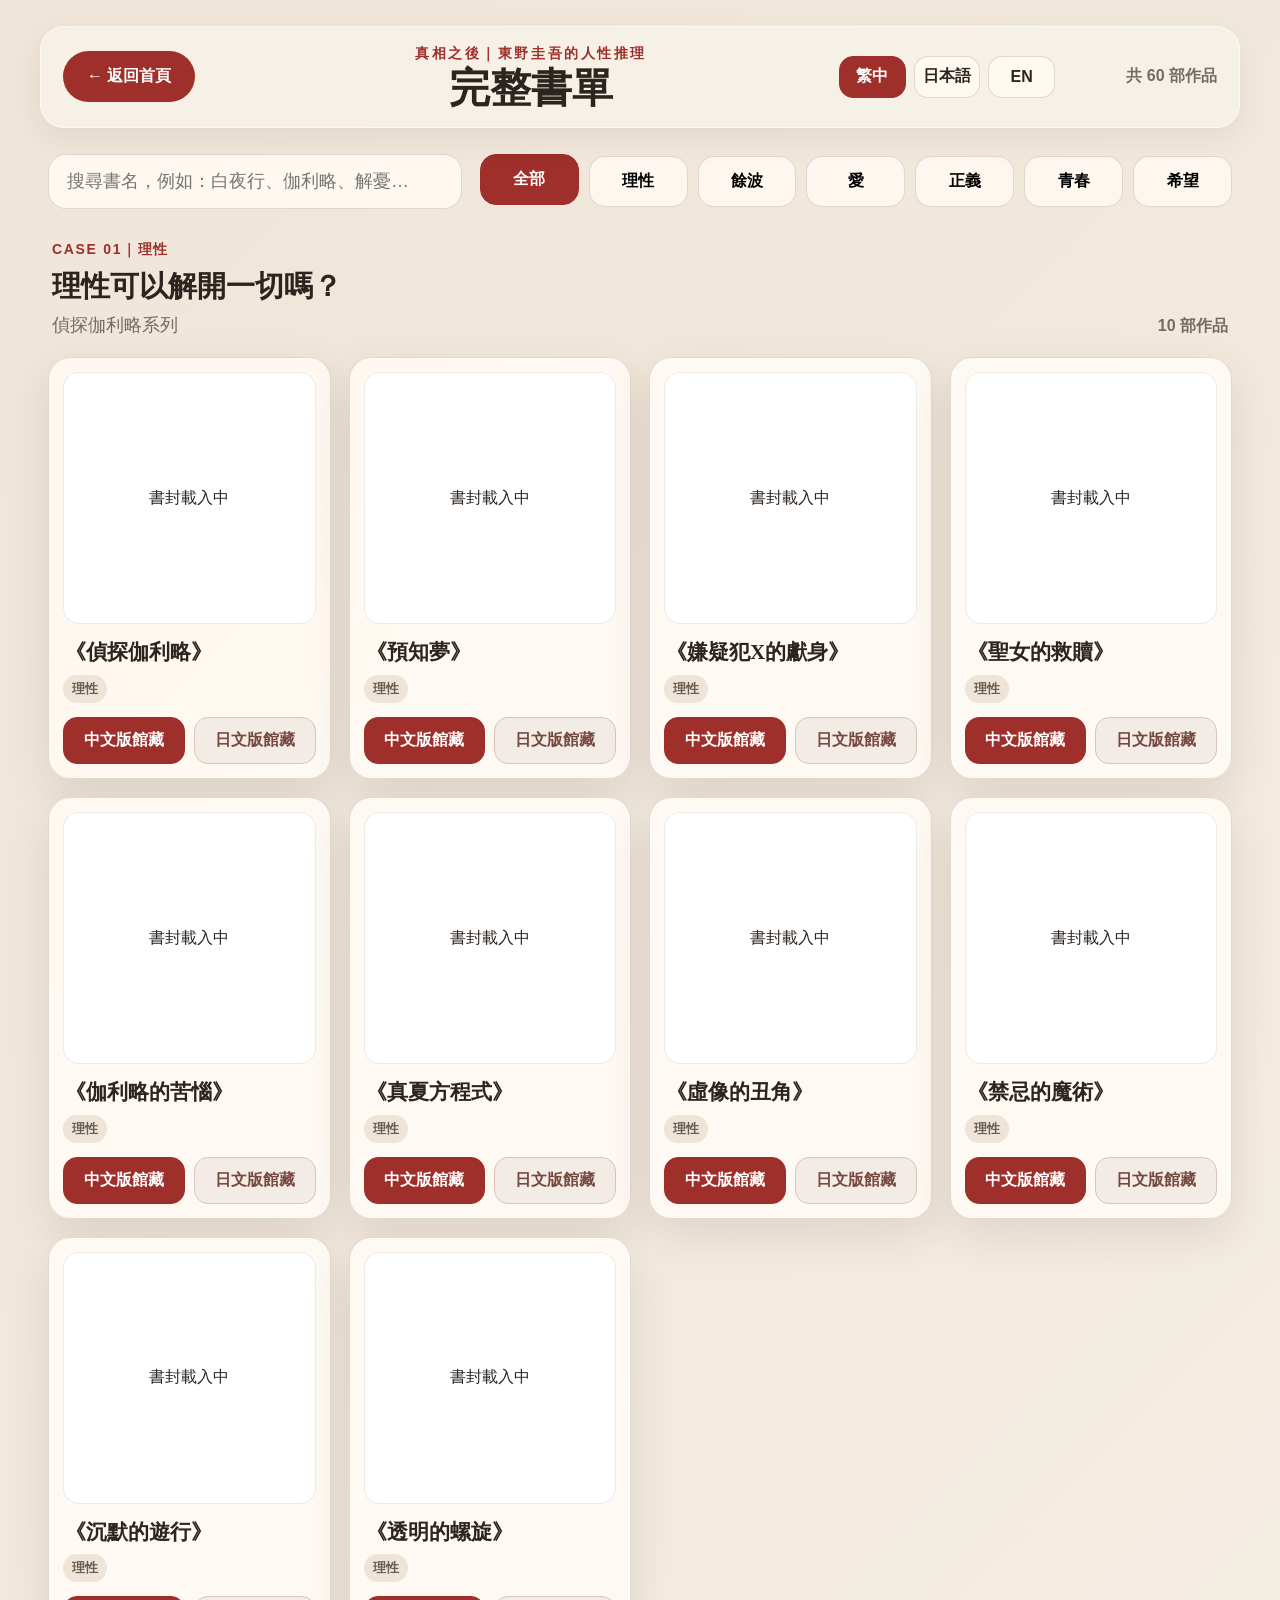
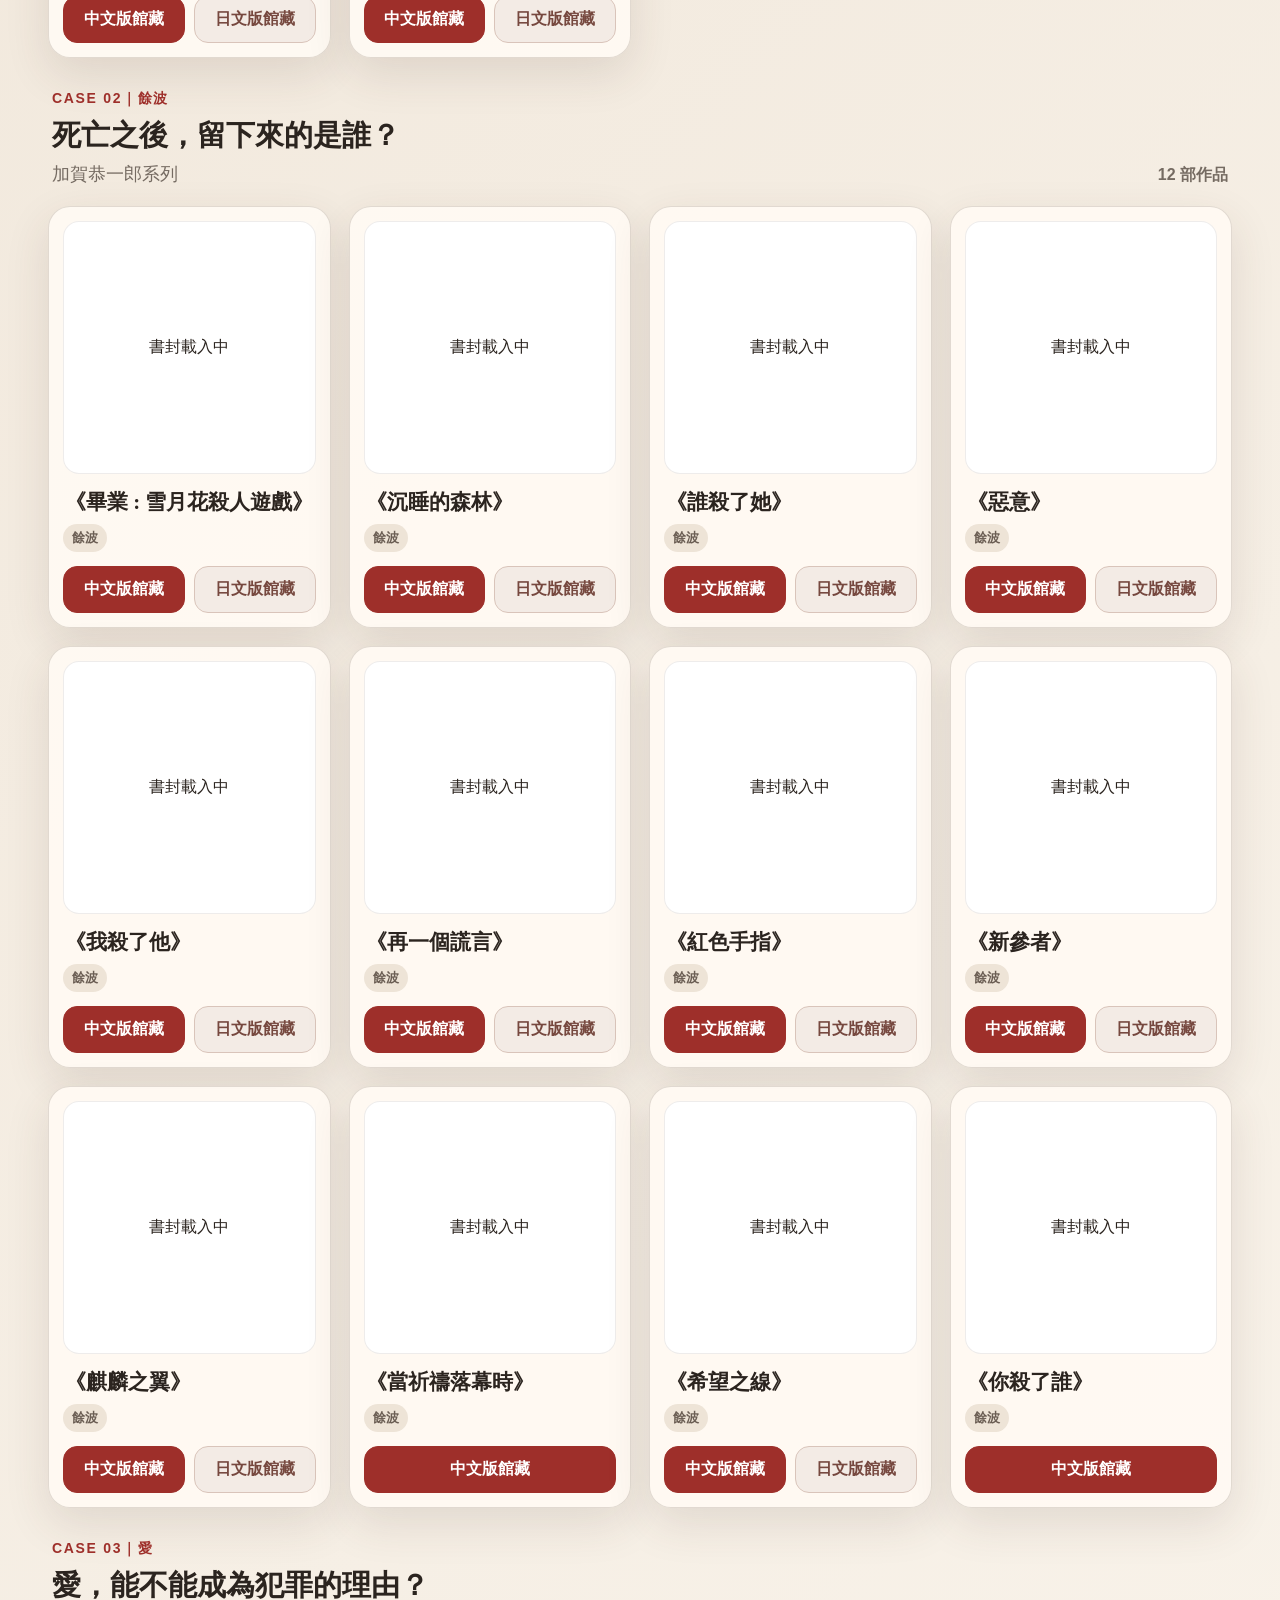
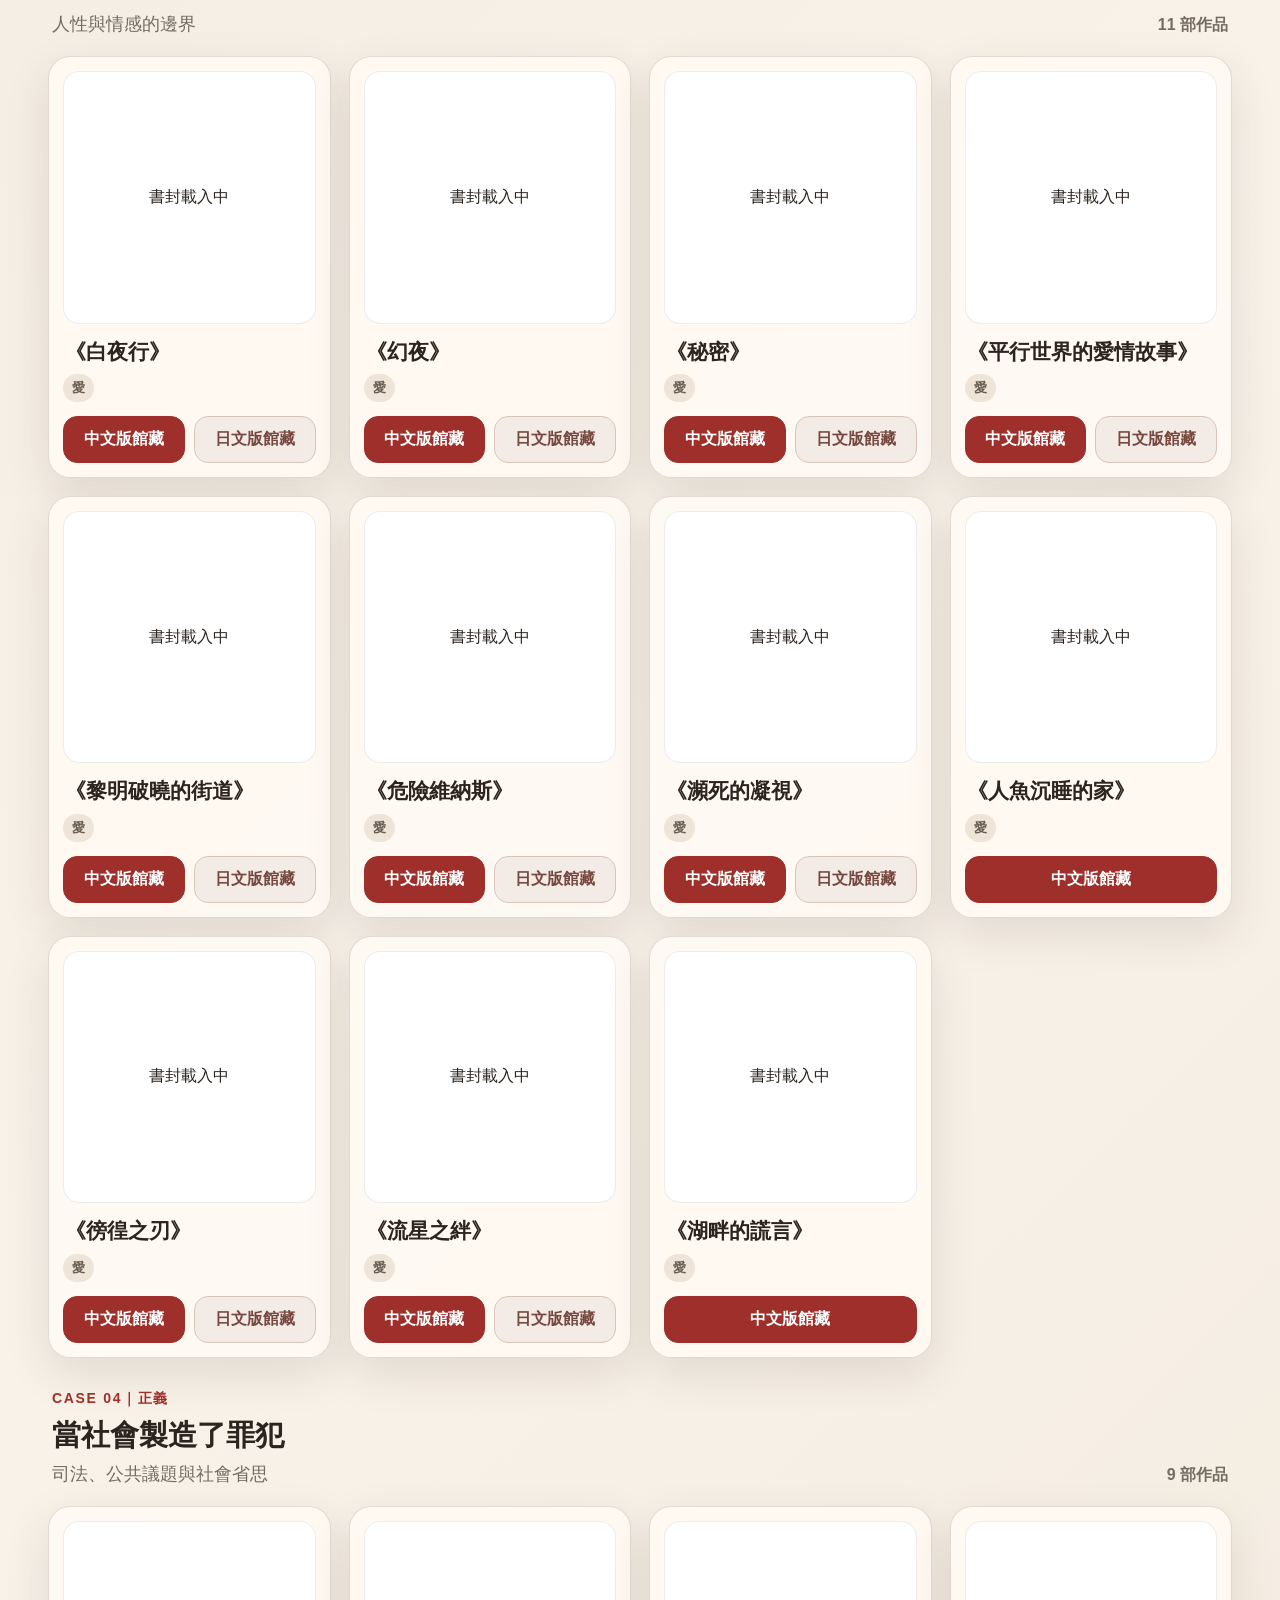
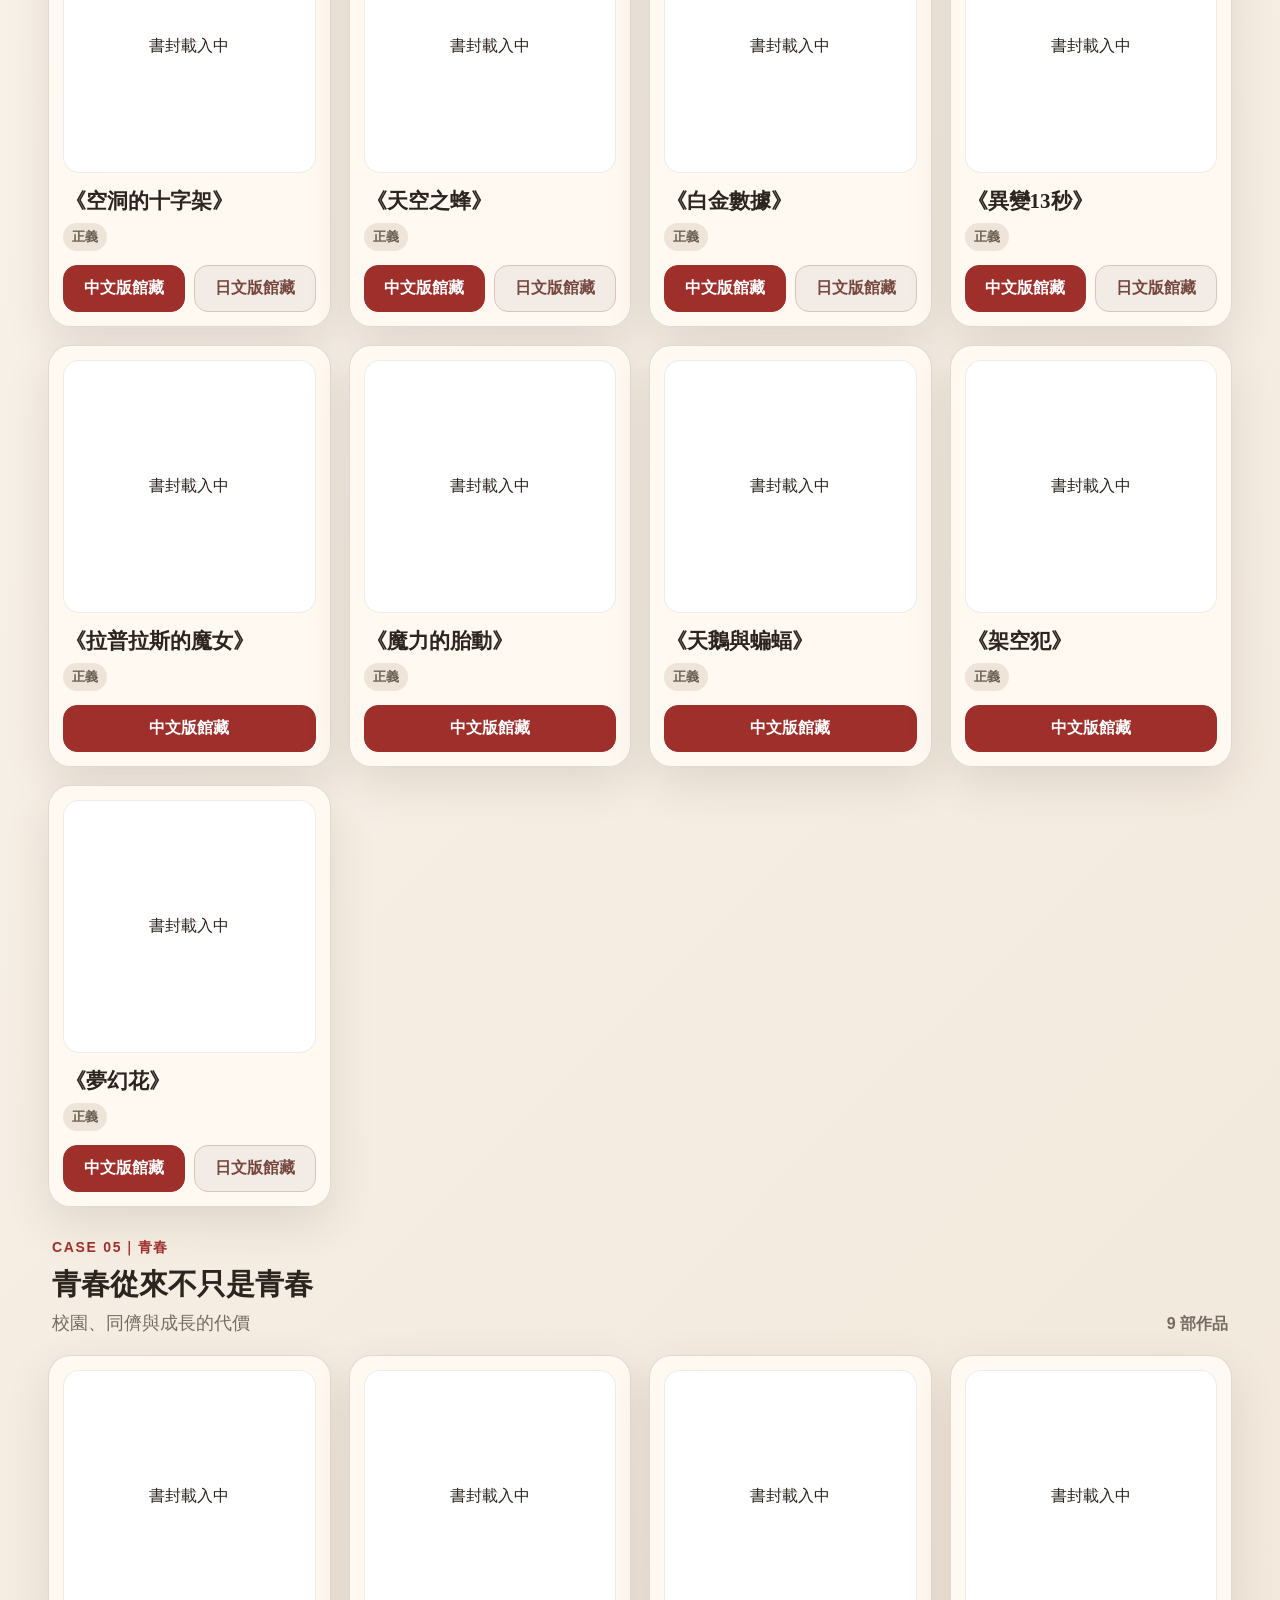
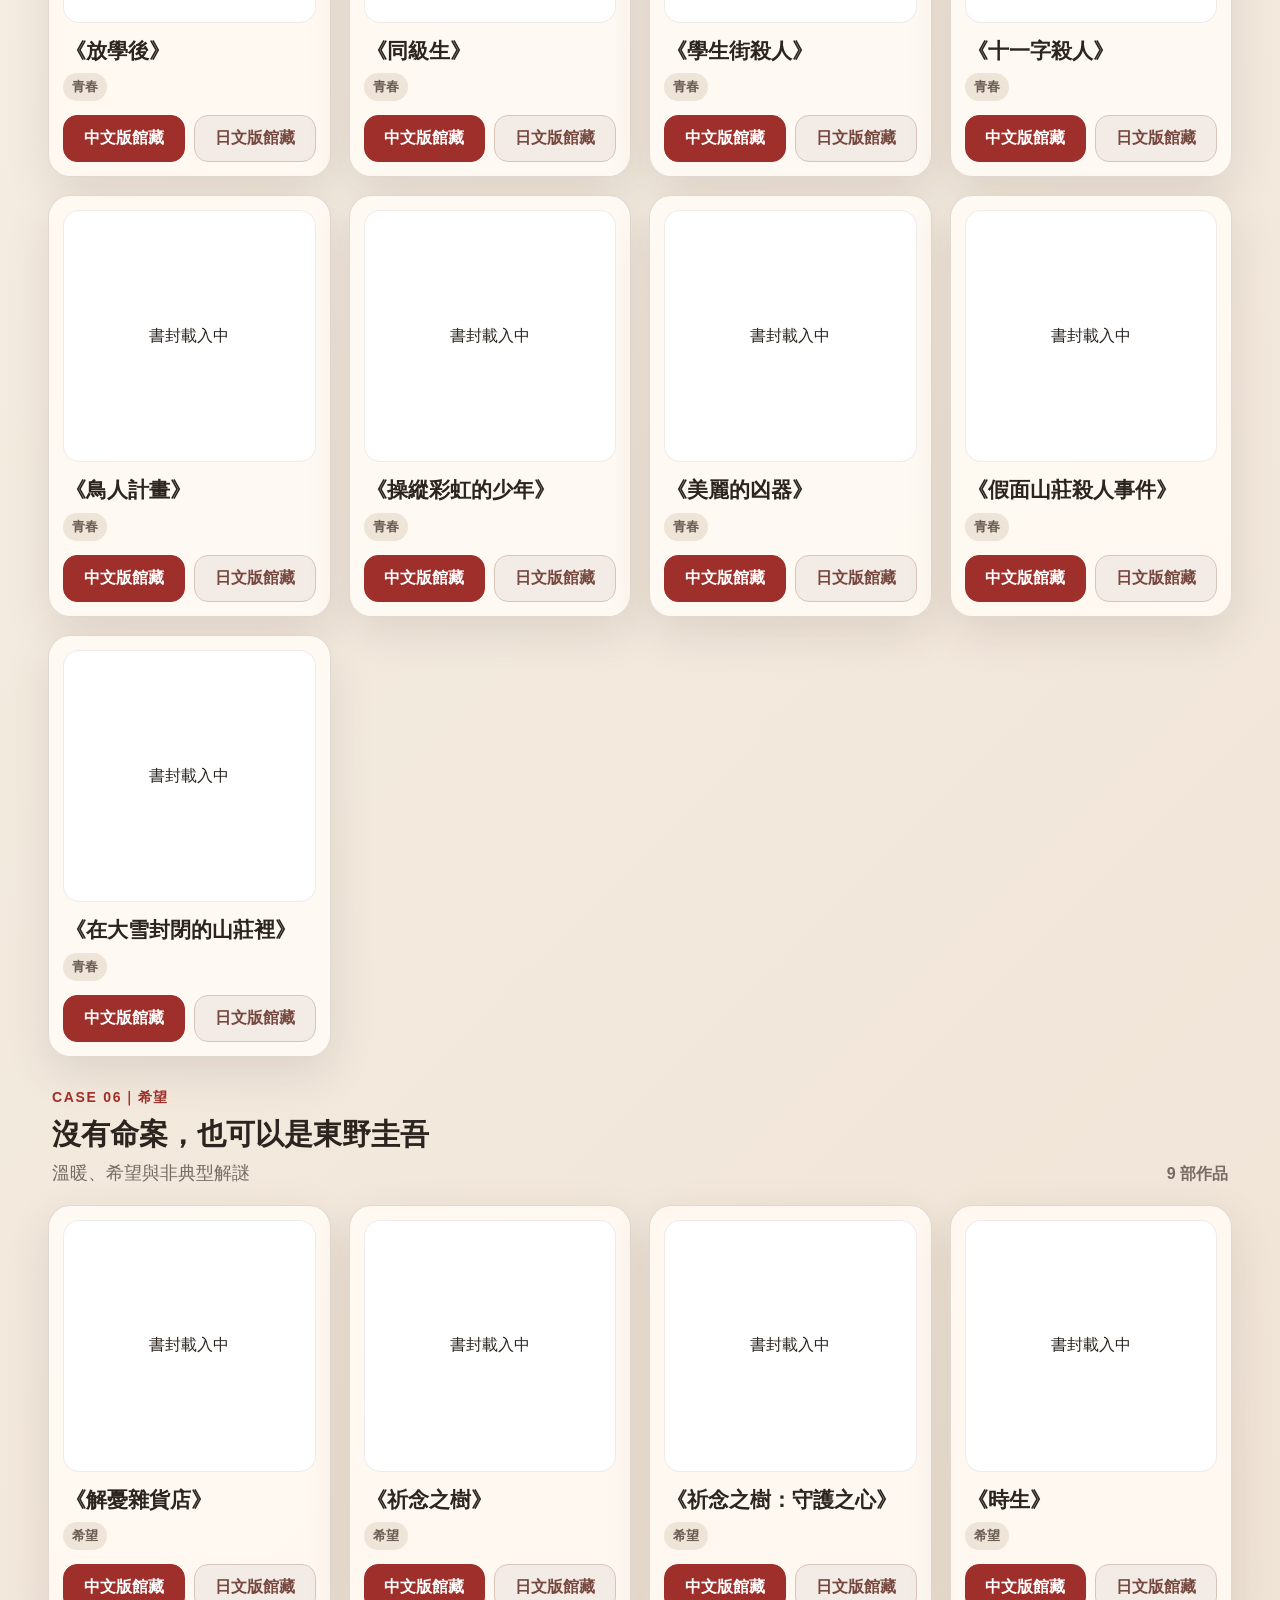
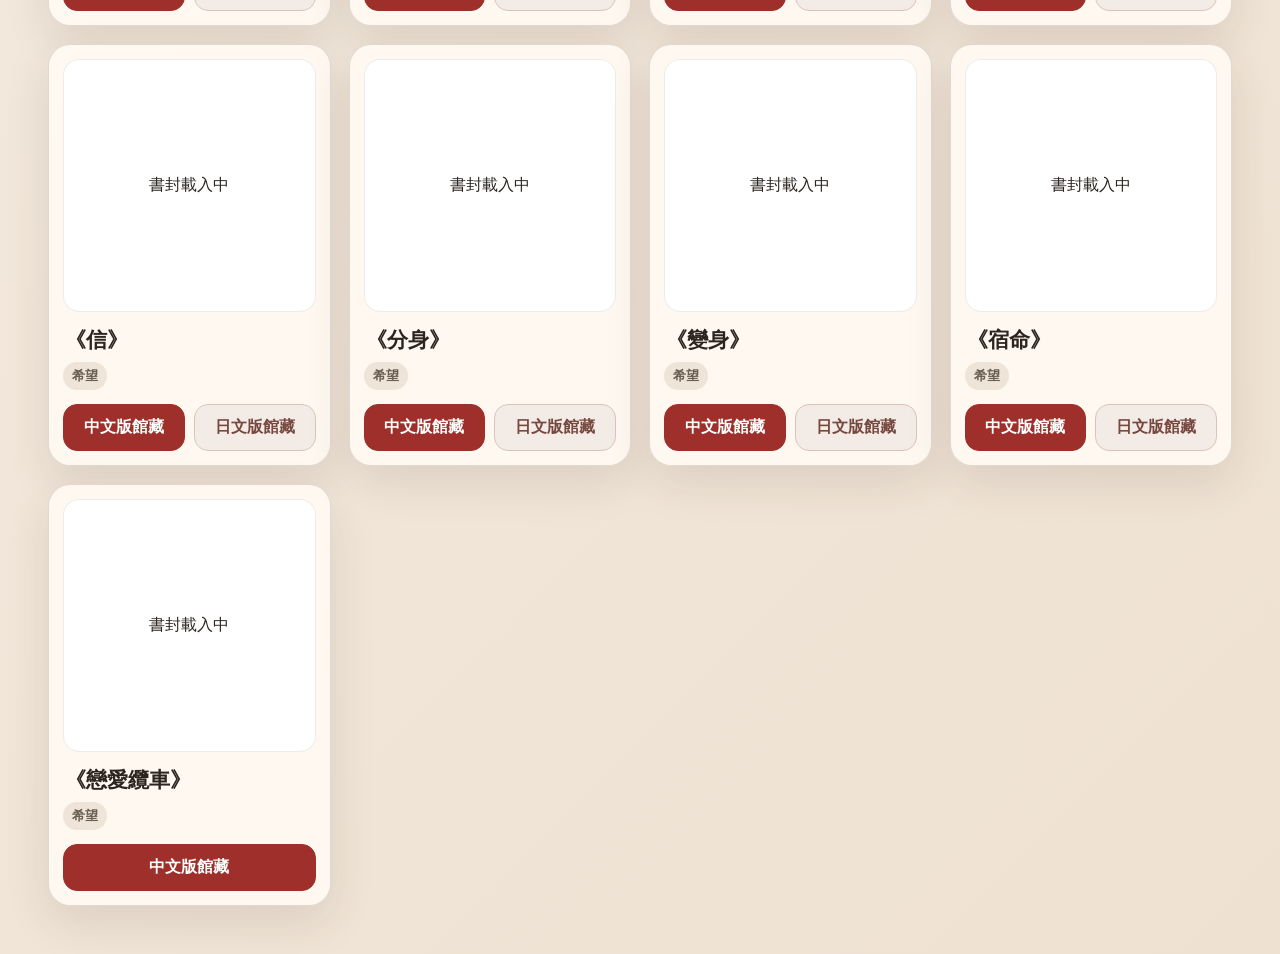
<file: book-list.html>
<!doctype html>
<html lang="zh-Hant">
<head>
<meta charset="utf-8">
<meta name="viewport" content="width=device-width,initial-scale=1">
<title>完整書單｜真相之後</title>
<style>

:root{
  --ink:#2b241f;--muted:#756b62;--red:#9e2f2a;
  --line:rgba(92,73,59,.18);--shadow:0 16px 45px rgba(72,52,38,.12)
}
*{box-sizing:border-box}
html,body{
  margin:0;min-height:100%;
  background:linear-gradient(135deg,#efe5d8,#f8f2e9 45%,#eee1d2);
  color:var(--ink);
  font-family:"Noto Sans TC","PingFang TC","Microsoft JhengHei",sans-serif
}
body{overflow-x:hidden}
button,input{font:inherit}
.page{min-height:100vh;padding:34px 48px 48px}

.topbar{
  position:sticky;top:0;z-index:30;
  display:flex;align-items:center;justify-content:space-between;gap:24px;
  padding:18px 22px;margin:-8px -8px 26px;
  background:rgba(247,241,232,.92);
  backdrop-filter:blur(14px);
  border:1px solid rgba(255,255,255,.55);
  border-radius:24px;
  box-shadow:0 10px 30px rgba(70,50,35,.08)
}
.back-btn{
  border:0;background:var(--red);color:#fff;border-radius:999px;
  padding:15px 24px;font-weight:800;cursor:pointer
}
.brand{text-align:center;flex:1}
.brand .eyebrow{font-size:14px;letter-spacing:.18em;color:var(--red);font-weight:800}
.brand h1{
  font-family:"Noto Serif TC","Source Han Serif TC","Songti TC","PMingLiU",serif;
  margin:5px 0 0;font-size:clamp(34px,3.2vw,60px);line-height:1
}
.count{min-width:150px;text-align:right;color:var(--muted);font-weight:700}

.controls{
  display:grid;grid-template-columns:minmax(260px,1.1fr) 2fr;
  gap:18px;align-items:center;margin-bottom:24px
}
.search{
  width:100%;border:1px solid var(--line);border-radius:18px;
  background:rgba(255,250,243,.9);padding:16px 18px;outline:none;font-size:18px
}
.filters{display:grid;grid-template-columns:repeat(7,minmax(0,1fr));gap:10px}
.filter{
  border:1px solid var(--line);background:rgba(255,250,243,.86);
  border-radius:16px;padding:14px 8px;cursor:pointer;font-weight:800
}
.filter.active{background:var(--red);color:#fff;border-color:var(--red);transform:translateY(-2px)}

.section{animation:fadeUp .38s ease both}
@keyframes fadeUp{from{opacity:0;transform:translateY(14px)}to{opacity:1;transform:none}}
.section-head{
  display:flex;align-items:flex-end;justify-content:space-between;gap:20px;
  margin:32px 0 20px;padding:0 4px
}
.case-label{font-size:14px;font-weight:900;letter-spacing:.12em;color:var(--red);margin-bottom:8px}
.section-head h2{
  font-family:"Noto Serif TC","Source Han Serif TC","Songti TC","PMingLiU",serif;
  font-size:clamp(28px,2.3vw,44px);margin:0 0 6px
}
.section-head p{margin:0;color:var(--muted);font-size:18px}
.section-total{color:var(--muted);font-weight:800;white-space:nowrap}

.grid{display:grid;grid-template-columns:repeat(5,minmax(0,1fr));gap:18px}
.book{
  background:rgba(255,250,243,.92);
  border:1px solid var(--line);border-radius:22px;padding:14px;
  box-shadow:var(--shadow);display:flex;flex-direction:column;
  min-height:410px;transition:.2s ease
}
.book:hover{transform:translateY(-4px)}

/* 正方形書封展示框，完整顯示，不裁切 */
.cover-wrap{
  width:100%;
  aspect-ratio:1 / 1;
  border-radius:16px;
  background:#fff;
  overflow:hidden;
  display:flex;
  align-items:center;
  justify-content:center;
  padding:10px;
  border:1px solid rgba(92,73,59,.10);
}
.cover{
  width:100%;
  height:100%;
  object-fit:contain;
  object-position:center;
  border-radius:10px;
}

.book h3{
  font-family:"Noto Serif TC","Source Han Serif TC","Songti TC","PMingLiU",serif;
  font-size:21px;line-height:1.35;margin:14px 2px 8px
}
.meta{display:flex;gap:6px;flex-wrap:wrap}
.tag{
  display:inline-flex;border-radius:999px;padding:5px 9px;
  font-size:13px;font-weight:800;background:#eee4d7;color:#6a5d53
}
.jp-note{
  display:inline-flex;border-radius:999px;padding:5px 9px;
  font-size:13px;font-weight:800;background:#f1e5e1;color:#8d5149
}
.pending-note{
  display:inline-flex;border-radius:999px;padding:5px 9px;
  font-size:13px;font-weight:800;background:#ece9e4;color:#77716a
}

.book-actions{
  margin-top:auto;
  display:grid;
  grid-template-columns:1fr;
  gap:9px;
  padding-top:14px
}
.book-actions.two{grid-template-columns:1fr 1fr}
.book-actions button{
  border:1px solid var(--line);border-radius:14px;padding:12px 8px;
  background:#fffaf4;cursor:pointer;font-weight:800
}
.book-actions .primary{
  background:var(--red);color:#fff;border-color:var(--red)
}
.book-actions .jp{
  background:#f3ebe5;color:#76483f;border-color:#d9c4ba
}
.book-actions .pending{
  background:#ece8e2;color:#817971;border-color:#d8d1c8;cursor:default
}

.empty{display:none;text-align:center;padding:80px 20px;color:var(--muted);font-size:20px}
.empty.show{display:block}

.modal{
  position:fixed;inset:0;z-index:100;background:rgba(31,23,18,.68);
  display:none;align-items:center;justify-content:center;padding:24px
}
.modal.show{display:flex}
.modal-card{
  width:min(780px,92vw);background:#fffaf3;border-radius:28px;
  padding:26px;box-shadow:0 28px 90px rgba(0,0,0,.28)
}
.modal-top{display:flex;align-items:flex-start;justify-content:space-between;gap:18px}
.modal-top h2{
  font-family:"Noto Serif TC","Source Han Serif TC","Songti TC","PMingLiU",serif;
  margin:0;font-size:34px
}
.close{
  border:0;border-radius:999px;background:#eee3d8;
  padding:10px 16px;cursor:pointer;font-weight:800
}
.qr-box{
  display:grid;grid-template-columns:280px 1fr;gap:26px;
  align-items:center;margin-top:24px
}
.qr-box img{
  width:100%;aspect-ratio:1/1;object-fit:contain;
  border-radius:18px;background:#fff;border:12px solid #fff;
  box-shadow:0 10px 30px rgba(0,0,0,.09)
}
.qr-copy h3{margin:0 0 8px;font-size:24px}
.qr-copy p{color:var(--muted);line-height:1.7;margin:6px 0}
.url{
  word-break:break-all;background:#f2e9df;border-radius:14px;
  padding:12px;font-size:13px;color:#6d6259;margin-top:12px
}

@media(max-width:1500px){.grid{grid-template-columns:repeat(4,1fr)}}
@media(max-width:1100px){
  .grid{grid-template-columns:repeat(3,1fr)}
  .controls{grid-template-columns:1fr}
  .filters{grid-template-columns:repeat(4,1fr)}
}
@media(max-width:760px){
  .page{padding:18px}.count{display:none}
  .grid{grid-template-columns:repeat(2,1fr)}
  .filters{grid-template-columns:repeat(2,1fr)}
  .qr-box{grid-template-columns:1fr}
  .book-actions.two{grid-template-columns:1fr}
}


/* ===== 三語切換 ===== */
.topbar{position:sticky}
.language-switcher{
  display:grid;
  grid-template-columns:repeat(3,1fr);
  gap:8px;
  width:216px;
  flex:0 0 216px;
}
.lang-btn{
  border:1px solid var(--line);
  background:rgba(255,250,243,.86);
  border-radius:14px;
  height:42px;
  padding:0 8px;
  cursor:pointer;
  display:flex;
  align-items:center;
  justify-content:center;
  white-space:nowrap;
  color:var(--ink);
  font-weight:800;
}
.lang-btn.active{
  background:var(--red);
  border-color:var(--red);
  color:#fff;
}
.back-btn{white-space:nowrap}
.topbar-left,.topbar-right{
  display:flex;align-items:center;gap:12px;
}
.topbar-left{min-width:160px}
.topbar-right{min-width:378px;justify-content:flex-end}
html[lang="en"] .brand h1{font-family:Georgia,"Times New Roman",serif}
html[lang="ja"] .brand h1{font-family:"Noto Serif JP","Yu Mincho","Hiragino Mincho ProN",serif}
html[lang="en"] .book h3{font-family:Georgia,"Times New Roman",serif}
html[lang="ja"] .book h3{font-family:"Noto Serif JP","Yu Mincho","Hiragino Mincho ProN",serif}
@media(max-width:1100px){
  .topbar{flex-wrap:wrap}
  .brand{order:1;flex:1 1 100%}
  .topbar-left{order:2}
  .topbar-right{order:3;min-width:0;flex:1;justify-content:flex-end}
}
@media(max-width:760px){
  .topbar{align-items:stretch}
  .topbar-left,.topbar-right{width:100%;min-width:0}
  .topbar-left{order:2}
  .topbar-right{order:3;display:grid;grid-template-columns:1fr;gap:10px}
  .language-switcher{width:100%}
  .back-btn{width:100%}
}

</style>
<script src="./js/common.js"></script>
</head>
<body>
<div class="page">
<header class="topbar">
  <div class="topbar-left">
    <button class="back-btn" id="backBtn">← 返回首頁</button>
  </div>

  <div class="brand">
    <div class="eyebrow" id="brandEyebrow"></div>
    <h1 id="brandTitle"></h1>
  </div>

  <div class="topbar-right">
    <div class="language-switcher" aria-label="Language">
      <button class="lang-btn" type="button" data-lang="zh-Hant">繁中</button>
      <button class="lang-btn" type="button" data-lang="ja">日本語</button>
      <button class="lang-btn" type="button" data-lang="en">EN</button>
    </div>
    <div class="count" id="countWrap"></div>
  </div>
</header>

<div class="controls">
  <input id="search" class="search" type="search" autocomplete="off">
  <div class="filters" id="filters"></div>
</div>

<main id="content"></main>
<div id="empty" class="empty"></div>
</div>

<div id="modal" class="modal">
  <div class="modal-card">
    <div class="modal-top">
      <div>
        <div class="case-label" id="modalEdition"></div>
        <h2 id="modalTitle"></h2>
      </div>
      <button class="close" id="modalCloseBtn"></button>
    </div>
    <div class="qr-box">
      <img id="qrImage" alt="Catalog QR Code">
      <div class="qr-copy">
        <h3 id="scanTitle"></h3>
        <p id="scanBody"></p>
        <div id="catalogUrl" class="url"></div>
      </div>
    </div>
  </div>
</div>

<script>
/* LANGUAGE_CONFIG / normalizeLang / resolveInitialLanguage / withCurrentLang /
   formatText(fmt) / updateLangButtons / esc 已統一移到 common.js，
   四個頁面共用同一份，避免各頁各自複製、久了行為漂移不一致。 */
const UI={"zh-Hant":{"pageTitle":"完整書單｜真相之後","back":"← 返回首頁","eyebrow":"真相之後｜東野圭吾的人性推理","title":"完整書單","count":"共 {n} 部作品","search":"搜尋書名，例如：白夜行、伽利略、解憂…","all":"全部","empty":"找不到符合條件的作品。","works":"{n} 部作品","coverLoading":"書封載入中","catalogZh":"中文版館藏","catalogJp":"日文版館藏","pending":"採購中","modalEdition":"政大圖書館館藏","close":"關閉 ×","scanTitle":"使用手機掃描查看館藏","scanBody":"請用手機掃瞄 QR Code，以開啟政大圖書館 Primo 館藏紀錄頁面。"},"ja":{"pageTitle":"全作品リスト｜真実のその先","back":"← ホームへ戻る","eyebrow":"真実のその先｜東野圭吾が描く、人間の心とミステリー","title":"全作品リスト","count":"全 {n} 作品","search":"作品名を検索：例）白夜行、ガリレオ、ナミヤ…","all":"すべて","empty":"条件に合う作品が見つかりません。","works":"{n} 作品","coverLoading":"表紙を読み込み中","catalogZh":"中国語版の所蔵","catalogJp":"日本語版の所蔵","pending":"購入手続き中","modalEdition":"政治大学図書館 所蔵","close":"閉じる ×","scanTitle":"スマートフォンで所蔵を確認","scanBody":"QRコードをスマートフォンで読み取り、政治大学図書館Primoの所蔵レコードを開いてください。"},"en":{"pageTitle":"Full Book List | Beyond the Truth","back":"← Back to Home","eyebrow":"Beyond the Truth | Keigo Higashino: Human Nature Behind the Mystery","title":"Full Book List","count":"{n} Works","search":"Search by title, e.g. Under the Midnight Sun, Galileo, Namiya…","all":"All","empty":"No matching works found.","works":"{n} works","coverLoading":"Loading cover","catalogZh":"Chinese Edition","catalogJp":"Japanese Edition","pending":"On Order","modalEdition":"NCCU Library Collection","close":"Close ×","scanTitle":"Scan with Your Phone to View the Catalog Record","scanBody":"Scan the QR code with your phone to open the NCCU Library Primo catalog record."}};
const SECTION_I18N={"reason":{"zh-Hant":{"case":"CASE 01｜理性","title":"理性可以解開一切嗎？","subtitle":"偵探伽利略系列","label":"理性"},"ja":{"case":"CASE 01｜理性","title":"理性はすべてを解き明かせるのか？","subtitle":"ガリレオシリーズ","label":"理性"},"en":{"case":"CASE 01｜Reason","title":"Can Reason Explain Everything?","subtitle":"The Detective Galileo Series","label":"Reason"}},"after":{"zh-Hant":{"case":"CASE 02｜餘波","title":"死亡之後，留下來的是誰？","subtitle":"加賀恭一郎系列","label":"餘波"},"ja":{"case":"CASE 02｜余波","title":"死のあとに、残されるのは誰か？","subtitle":"加賀恭一郎シリーズ","label":"余波"},"en":{"case":"CASE 02｜Aftermath","title":"Who Remains After Death?","subtitle":"The Kyoichiro Kaga Series","label":"Aftermath"}},"love":{"zh-Hant":{"case":"CASE 03｜愛","title":"愛，能不能成為犯罪的理由？","subtitle":"人性與情感的邊界","label":"愛"},"ja":{"case":"CASE 03｜愛","title":"愛は、犯罪の理由になり得るのか？","subtitle":"感情と人間性の境界","label":"愛"},"en":{"case":"CASE 03｜Love","title":"Can Love Justify Crime?","subtitle":"The Boundary Between Emotion and Human Nature","label":"Love"}},"justice":{"zh-Hant":{"case":"CASE 04｜正義","title":"當社會製造了罪犯","subtitle":"司法、公共議題與社會省思","label":"正義"},"ja":{"case":"CASE 04｜正義","title":"社会が犯罪者を生み出すとき","subtitle":"司法・公共問題・社会への問い","label":"正義"},"en":{"case":"CASE 04｜Justice","title":"When Society Creates Criminals","subtitle":"Law, Public Issues, and Social Reflection","label":"Justice"}},"youth":{"zh-Hant":{"case":"CASE 05｜青春","title":"青春從來不只是青春","subtitle":"校園、同儕與成長的代價","label":"青春"},"ja":{"case":"CASE 05｜青春","title":"青春は、ただの青春ではない","subtitle":"学校・仲間・成長の代償","label":"青春"},"en":{"case":"CASE 05｜Youth","title":"Youth Is Never Just Youth","subtitle":"School, Peers, and the Cost of Growing Up","label":"Youth"}},"hope":{"zh-Hant":{"case":"CASE 06｜希望","title":"沒有命案，也可以是東野圭吾","subtitle":"溫暖、希望與非典型解謎","label":"希望"},"ja":{"case":"CASE 06｜希望","title":"殺人事件がなくても、東野圭吾","subtitle":"温もり・希望・非典型ミステリー","label":"希望"},"en":{"case":"CASE 06｜Hope","title":"Higashino Beyond Murder Mysteries","subtitle":"Warmth, Hope, and Unconventional Mysteries","label":"Hope"}}};
const sections=[{"key":"reason","case":"CASE 01｜理性","title":"理性可以解開一切嗎？","subtitle":"偵探伽利略系列","label":"理性","books":[{"title":"偵探伽利略","img":"https://dhl.lib.nccu.edu.tw/var/file/1/1001/img/68/392122240.webp","catalogZh":"https://nccu.primo.exlibrisgroup.com/permalink/886NCCU_INST/10847of/alma991021451180705721","labelZh":"偵探伽利略","catalogJp":"https://nccu.primo.exlibrisgroup.com/permalink/886NCCU_INST/18n1a3l/alma991013926969705721","labelJp":"探偵ガリレオ","section":"理性","qrZh":"qr/s01_b01_zh.png","qrJp":"qr/s01_b01_jp.png","status":"","titleZh":"偵探伽利略","titleJa":"探偵ガリレオ","titleEn":"Detective Galileo"},{"title":"預知夢","img":"https://dhl.lib.nccu.edu.tw/var/file/1/1001/img/68/812305589.webp","catalogZh":"https://nccu.primo.exlibrisgroup.com/permalink/886NCCU_INST/10847of/alma991021084596705721","labelZh":"預知夢","catalogJp":"https://nccu.primo.exlibrisgroup.com/permalink/886NCCU_INST/18n1a3l/alma991013925299705721","labelJp":"予知夢","section":"理性","qrZh":"qr/s01_b02_zh.png","qrJp":"qr/s01_b02_jp.png","status":"","titleZh":"預知夢","titleJa":"予知夢","titleEn":"Prophetic Dreams"},{"title":"嫌疑犯X的獻身","img":"https://dhl.lib.nccu.edu.tw/var/file/1/1001/img/68/688554237.webp","catalogZh":"https://nccu.primo.exlibrisgroup.com/permalink/886NCCU_INST/10847of/alma991021451180605721","labelZh":"嫌疑犯X的獻身","catalogJp":"https://nccu.primo.exlibrisgroup.com/permalink/886NCCU_INST/18n1a3l/alma991013926669705721","labelJp":"容疑者Xの献身","section":"理性","qrZh":"qr/s01_b03_zh.png","qrJp":"qr/s01_b03_jp.png","status":"","titleZh":"嫌疑犯X的獻身","titleJa":"容疑者Xの献身","titleEn":"The Devotion of Suspect X"},{"title":"聖女的救贖","img":"https://dhl.lib.nccu.edu.tw/var/file/1/1001/img/68/905321415.webp","catalogZh":"https://nccu.primo.exlibrisgroup.com/permalink/886NCCU_INST/10847of/alma991021451180305721","labelZh":"聖女的救贖","catalogJp":"https://nccu.primo.exlibrisgroup.com/permalink/886NCCU_INST/18n1a3l/alma991019967239705721","labelJp":"聖女の救済","section":"理性","qrZh":"qr/s01_b04_zh.png","qrJp":"qr/s01_b04_jp.png","status":"","titleZh":"聖女的救贖","titleJa":"聖女の救済","titleEn":"Salvation of a Saint"},{"title":"伽利略的苦惱","img":"https://dhl.lib.nccu.edu.tw/var/file/1/1001/img/68/401060779.webp","catalogZh":"https://nccu.primo.exlibrisgroup.com/permalink/886NCCU_INST/10847of/alma991021451180405721","labelZh":"伽利略的苦惱","catalogJp":"https://nccu.primo.exlibrisgroup.com/permalink/886NCCU_INST/18n1a3l/alma991019967149705721","labelJp":"ガリレオの苦悩","section":"理性","qrZh":"qr/s01_b05_zh.png","qrJp":"qr/s01_b05_jp.png","status":"","titleZh":"伽利略的苦惱","titleJa":"ガリレオの苦悩","titleEn":"Galileo's Anguish"},{"title":"真夏方程式","img":"https://dhl.lib.nccu.edu.tw/var/file/1/1001/img/68/114799452.webp","catalogZh":"https://nccu.primo.exlibrisgroup.com/permalink/886NCCU_INST/10847of/alma991011159649705721","labelZh":"真夏方程式","catalogJp":"https://nccu.primo.exlibrisgroup.com/permalink/886NCCU_INST/18n1a3l/alma991013927889705721","labelJp":"真夏の方程式","section":"理性","qrZh":"qr/s01_b06_zh.png","qrJp":"qr/s01_b06_jp.png","status":"","titleZh":"真夏方程式","titleJa":"真夏の方程式","titleEn":"A Midsummer's Equation"},{"title":"虛像的丑角","img":"https://dhl.lib.nccu.edu.tw/var/file/1/1001/img/68/273947317.webp","catalogZh":"https://nccu.primo.exlibrisgroup.com/permalink/886NCCU_INST/10847of/alma991002362589705721","labelZh":"虛像的丑角","catalogJp":"https://nccu.primo.exlibrisgroup.com/permalink/886NCCU_INST/18n1a3l/alma991013928699705721","labelJp":"虚像の道化師","section":"理性","qrZh":"qr/s01_b07_zh.png","qrJp":"qr/s01_b07_jp.png","status":"","titleZh":"虛像的丑角","titleJa":"虚像の道化師","titleEn":"The Phantom Clown"},{"title":"禁忌的魔術","img":"https://dhl.lib.nccu.edu.tw/var/file/1/1001/img/68/431916123.webp","catalogZh":"https://nccu.primo.exlibrisgroup.com/permalink/886NCCU_INST/10847of/alma991004709399705721","labelZh":"禁忌的魔術","catalogJp":"https://nccu.primo.exlibrisgroup.com/permalink/886NCCU_INST/18n1a3l/alma991013927999705721","labelJp":"禁断の魔術","section":"理性","qrZh":"qr/s01_b08_zh.png","qrJp":"qr/s01_b08_jp.png","status":"","titleZh":"禁忌的魔術","titleJa":"禁断の魔術","titleEn":"Forbidden Magic"},{"title":"沉默的遊行","img":"https://dhl.lib.nccu.edu.tw/var/file/1/1001/img/68/479416368.webp","catalogZh":"https://nccu.primo.exlibrisgroup.com/permalink/886NCCU_INST/10847of/alma991021192171805721","labelZh":"沉默的遊行","catalogJp":"https://nccu.primo.exlibrisgroup.com/permalink/886NCCU_INST/18n1a3l/alma991006198019705721","labelJp":"沈黙のパレード","section":"理性","qrZh":"qr/s01_b09_zh.png","qrJp":"qr/s01_b09_jp.png","status":"","titleZh":"沉默的遊行","titleJa":"沈黙のパレード","titleEn":"Silent Parade"},{"title":"透明的螺旋","img":"https://dhl.lib.nccu.edu.tw/var/file/1/1001/img/68/351987898.webp","catalogZh":"https://nccu.primo.exlibrisgroup.com/permalink/886NCCU_INST/10847of/alma991021279066005721","labelZh":"透明的螺旋","catalogJp":"https://nccu.primo.exlibrisgroup.com/permalink/886NCCU_INST/1fo7ms3/alma991021599548705721","labelJp":"透明な螺旋","section":"理性","qrZh":"qr/s01_b10_zh.png","qrJp":"qr/s01_b10_jp.png","status":"","titleZh":"透明的螺旋","titleJa":"透明な螺旋","titleEn":"Invisible Helix"}]},{"key":"after","case":"CASE 02｜餘波","title":"死亡之後，留下來的是誰？","subtitle":"加賀恭一郎系列","label":"餘波","books":[{"title":"畢業 : 雪月花殺人遊戲","img":"https://dhl.lib.nccu.edu.tw/var/file/1/1001/img/68/100057858.webp","catalogZh":"https://nccu.primo.exlibrisgroup.com/permalink/886NCCU_INST/10847of/alma991006991519705721","labelZh":"畢業 : 雪月花殺人遊戲","catalogJp":"https://nccu.primo.exlibrisgroup.com/permalink/886NCCU_INST/18n1a3l/alma991003207019705721","labelJp":"卒業","section":"餘波","qrZh":"qr/s02_b01_zh.png","qrJp":"qr/s02_b01_jp.png","status":"","titleZh":"畢業 : 雪月花殺人遊戲","titleJa":"卒業 雪月花殺人ゲーム","titleEn":"Graduation: The Setsugekka Murder Game"},{"title":"沉睡的森林","img":"https://dhl.lib.nccu.edu.tw/var/file/1/1001/img/68/238072988.webp","catalogZh":"https://nccu.primo.exlibrisgroup.com/permalink/886NCCU_INST/10847of/alma991006991469705721","labelZh":"沉睡的森林","catalogJp":"https://nccu.primo.exlibrisgroup.com/permalink/886NCCU_INST/18n1a3l/alma991003207019705721","labelJp":"眠りの森","section":"餘波","qrZh":"qr/s02_b02_zh.png","qrJp":"qr/s02_b02_jp.png","status":"","titleZh":"沉睡的森林","titleJa":"眠りの森","titleEn":"Sleeping Forest"},{"title":"誰殺了她","img":"https://dhl.lib.nccu.edu.tw/var/file/1/1001/img/68/700534163.webp","catalogZh":"https://nccu.primo.exlibrisgroup.com/permalink/886NCCU_INST/10847of/alma991011827259705721","labelZh":"誰殺了她","catalogJp":"https://nccu.primo.exlibrisgroup.com/permalink/886NCCU_INST/18n1a3l/alma991013924399705721","labelJp":"どちらかが彼女を殺した","section":"餘波","qrZh":"qr/s02_b03_zh.png","qrJp":"qr/s02_b03_jp.png","status":"","titleZh":"誰殺了她","titleJa":"どちらかが彼女を殺した","titleEn":"Which One Killed Her?"},{"title":"惡意","img":"https://dhl.lib.nccu.edu.tw/var/file/1/1001/img/68/257351431.webp","catalogZh":"https://nccu.primo.exlibrisgroup.com/permalink/886NCCU_INST/10847of/alma991021827766005721","labelZh":"惡意","catalogJp":"https://nccu.primo.exlibrisgroup.com/permalink/886NCCU_INST/18n1a3l/alma991013926869705721","labelJp":"悪意","section":"餘波","qrZh":"qr/s02_b04_zh.png","qrJp":"qr/s02_b04_jp.png","status":"","titleZh":"惡意","titleJa":"悪意","titleEn":"Malice"},{"title":"我殺了他","img":"https://dhl.lib.nccu.edu.tw/var/file/1/1001/img/68/191817379.webp","catalogZh":"https://nccu.primo.exlibrisgroup.com/permalink/886NCCU_INST/10847of/alma991013746999705721","labelZh":"我殺了他","catalogJp":"https://nccu.primo.exlibrisgroup.com/permalink/886NCCU_INST/18n1a3l/alma991013928119705721","labelJp":"私が彼を殺した","section":"餘波","qrZh":"qr/s02_b05_zh.png","qrJp":"qr/s02_b05_jp.png","status":"","titleZh":"我殺了他","titleJa":"私が彼を殺した","titleEn":"I Killed Him"},{"title":"再一個謊言","img":"https://dhl.lib.nccu.edu.tw/var/file/1/1001/img/68/333302752.webp","catalogZh":"https://nccu.primo.exlibrisgroup.com/permalink/886NCCU_INST/10847of/alma991015794049705721","labelZh":"再一個謊言","catalogJp":"https://nccu.primo.exlibrisgroup.com/permalink/886NCCU_INST/18n1a3l/alma991013926109705721","labelJp":"嘘をもうひとつだけ","section":"餘波","qrZh":"qr/s02_b06_zh.png","qrJp":"qr/s02_b06_jp.png","status":"","titleZh":"再一個謊言","titleJa":"嘘をもうひとつだけ","titleEn":"Just One More Lie"},{"title":"紅色手指","img":"https://dhl.lib.nccu.edu.tw/var/file/1/1001/img/68/393866576.webp","catalogZh":"https://nccu.primo.exlibrisgroup.com/permalink/886NCCU_INST/10847of/alma991006872299705721","labelZh":"紅色手指","catalogJp":"https://nccu.primo.exlibrisgroup.com/permalink/886NCCU_INST/18n1a3l/alma991001194679705721","labelJp":"赤い指","section":"餘波","qrZh":"qr/s02_b07_zh.png","qrJp":"qr/s02_b07_jp.png","status":"","titleZh":"紅色手指","titleJa":"赤い指","titleEn":"A Red Finger"},{"title":"新參者","img":"https://dhl.lib.nccu.edu.tw/var/file/1/1001/img/68/768659278.webp","catalogZh":"https://nccu.primo.exlibrisgroup.com/permalink/886NCCU_INST/10847of/alma991010700549705721","labelZh":"新參者","catalogJp":"https://nccu.primo.exlibrisgroup.com/permalink/886NCCU_INST/18n1a3l/alma991001193259705721","labelJp":"新参者","section":"餘波","qrZh":"qr/s02_b08_zh.png","qrJp":"qr/s02_b08_jp.png","status":"","titleZh":"新參者","titleJa":"新参者","titleEn":"Newcomer"},{"title":"麒麟之翼","img":"https://dhl.lib.nccu.edu.tw/var/file/1/1001/img/68/282897362.webp","catalogZh":"https://nccu.primo.exlibrisgroup.com/permalink/886NCCU_INST/10847of/alma991012293809705721","labelZh":"麒麟之翼","catalogJp":"https://nccu.primo.exlibrisgroup.com/permalink/886NCCU_INST/18n1a3l/alma991013929049705721","labelJp":"麒麟の翼","section":"餘波","qrZh":"qr/s02_b09_zh.png","qrJp":"qr/s02_b09_jp.png","status":"","titleZh":"麒麟之翼","titleJa":"麒麟の翼","titleEn":"A Death in Tokyo"},{"title":"當祈禱落幕時","img":"https://dhl.lib.nccu.edu.tw/var/file/1/1001/img/68/918848853.webp","catalogZh":"https://nccu.primo.exlibrisgroup.com/permalink/886NCCU_INST/10847of/alma991002487269705721","labelZh":"當祈禱落幕時","catalogJp":"","labelJp":"","section":"餘波","qrZh":"qr/s02_b10_zh.png","qrJp":"","status":"","titleZh":"當祈禱落幕時","titleJa":"祈りの幕が下りる時","titleEn":"The Final Curtain"},{"title":"希望之線","img":"https://dhl.lib.nccu.edu.tw/var/file/1/1001/img/68/806963217.webp","catalogZh":"https://nccu.primo.exlibrisgroup.com/permalink/886NCCU_INST/10847of/alma991021094298605721","labelZh":"希望之線","catalogJp":"https://nccu.primo.exlibrisgroup.com/permalink/886NCCU_INST/18n1a3l/alma991021242763205721","labelJp":"希望の糸","section":"餘波","qrZh":"qr/s02_b11_zh.png","qrJp":"qr/s02_b11_jp.png","status":"","titleZh":"希望之線","titleJa":"希望の糸","titleEn":"Thread of Hope"},{"title":"你殺了誰","img":"https://dhl.lib.nccu.edu.tw/var/file/1/1001/img/68/501764975.webp","catalogZh":"https://nccu.primo.exlibrisgroup.com/permalink/886NCCU_INST/10847of/alma991021583483105721","labelZh":"你殺了誰","catalogJp":"","labelJp":"","section":"餘波","qrZh":"qr/s02_b12_zh.png","qrJp":"","status":"","titleZh":"你殺了誰","titleJa":"あなたが誰かを殺した","titleEn":"You Killed Someone"}]},{"key":"love","case":"CASE 03｜愛","title":"愛，能不能成為犯罪的理由？","subtitle":"人性與情感的邊界","label":"愛","books":[{"title":"白夜行","img":"https://dhl.lib.nccu.edu.tw/var/file/1/1001/img/68/463386440.webp","catalogZh":"https://nccu.primo.exlibrisgroup.com/permalink/886NCCU_INST/10847of/alma991013650489705721","labelZh":"白夜行","catalogJp":"https://nccu.primo.exlibrisgroup.com/permalink/886NCCU_INST/18n1a3l/alma991013927809705721","labelJp":"白夜行","section":"愛","qrZh":"qr/s03_b01_zh.png","qrJp":"qr/s03_b01_jp.png","status":"","titleZh":"白夜行","titleJa":"白夜行","titleEn":"Under the Midnight Sun"},{"title":"幻夜","img":"https://dhl.lib.nccu.edu.tw/var/file/1/1001/img/68/720772041.webp","catalogZh":"https://nccu.primo.exlibrisgroup.com/permalink/886NCCU_INST/10847of/alma991019733539705721","labelZh":"幻夜","catalogJp":"https://nccu.primo.exlibrisgroup.com/permalink/886NCCU_INST/18n1a3l/alma991012706259705721","labelJp":"幻夜","section":"愛","qrZh":"qr/s03_b02_zh.png","qrJp":"qr/s03_b02_jp.png","status":"","titleZh":"幻夜","titleJa":"幻夜","titleEn":"Phantom Night"},{"title":"秘密","img":"https://dhl.lib.nccu.edu.tw/var/file/1/1001/img/68/139810838.webp","catalogZh":"https://nccu.primo.exlibrisgroup.com/permalink/886NCCU_INST/10847of/alma991003202629705721","labelZh":"秘密","catalogJp":"https://nccu.primo.exlibrisgroup.com/permalink/886NCCU_INST/18n1a3l/alma991013636179705721","labelJp":"秘密","section":"愛","qrZh":"qr/s03_b03_zh.png","qrJp":"qr/s03_b03_jp.png","status":"","titleZh":"秘密","titleJa":"秘密","titleEn":"Naoko"},{"title":"平行世界的愛情故事","img":"https://dhl.lib.nccu.edu.tw/var/file/1/1001/img/68/294777055.webp","catalogZh":"https://nccu.primo.exlibrisgroup.com/permalink/886NCCU_INST/10847of/alma991020494499705721","labelZh":"平行世界的愛情故事","catalogJp":"https://nccu.primo.exlibrisgroup.com/permalink/886NCCU_INST/18n1a3l/alma991013925039705721","labelJp":"パラレルワールド.ラブストーリー","section":"愛","qrZh":"qr/s03_b04_zh.png","qrJp":"qr/s03_b04_jp.png","status":"","titleZh":"平行世界的愛情故事","titleJa":"パラレルワールド・ラブストーリー","titleEn":"Parallel World Love Story"},{"title":"黎明破曉的街道","img":"https://dhl.lib.nccu.edu.tw/var/file/1/1001/img/68/861163126.webp","catalogZh":"https://nccu.primo.exlibrisgroup.com/permalink/886NCCU_INST/10847of/alma991007156419705721","labelZh":"黎明破曉的街道","catalogJp":"https://nccu.primo.exlibrisgroup.com/permalink/886NCCU_INST/18n1a3l/alma991013926349705721","labelJp":"夜明けの街で","section":"愛","qrZh":"qr/s03_b05_zh.png","qrJp":"qr/s03_b05_jp.png","status":"","titleZh":"黎明破曉的街道","titleJa":"夜明けの街で","titleEn":"In the City at Dawn"},{"title":"危險維納斯","img":"https://dhl.lib.nccu.edu.tw/var/file/1/1001/img/68/310355683.webp","catalogZh":"https://nccu.primo.exlibrisgroup.com/permalink/886NCCU_INST/10847of/alma991005766859705721","labelZh":"危險維納斯","catalogJp":"https://nccu.primo.exlibrisgroup.com/permalink/886NCCU_INST/muf5u7/alma991021065181105721","labelJp":"危険なビーナス","section":"愛","qrZh":"qr/s03_b06_zh.png","qrJp":"qr/s03_b06_jp.png","status":"","titleZh":"危險維納斯","titleJa":"危険なビーナス","titleEn":"Dangerous Venus"},{"title":"瀕死的凝視","img":"https://dhl.lib.nccu.edu.tw/var/file/1/1001/img/68/874068235.webp","catalogZh":"https://nccu.primo.exlibrisgroup.com/permalink/886NCCU_INST/10847of/alma991021737844805721","labelZh":"瀕死的凝視","catalogJp":"https://nccu.primo.exlibrisgroup.com/permalink/886NCCU_INST/18n1a3l/alma991013924909705721","labelJp":"ダイイング.アイ","section":"愛","qrZh":"qr/s03_b07_zh.png","qrJp":"qr/s03_b07_jp.png","status":"","titleZh":"瀕死的凝視","titleJa":"ダイイング・アイ","titleEn":"Dying Eye"},{"title":"人魚沉睡的家","img":"https://dhl.lib.nccu.edu.tw/var/file/1/1001/img/68/214019083.webp","catalogZh":"https://nccu.primo.exlibrisgroup.com/permalink/886NCCU_INST/10847of/alma991001240689705721","labelZh":"人魚沉睡的家","catalogJp":"","labelJp":"","section":"愛","qrZh":"qr/s03_b08_zh.png","qrJp":"","status":"","titleZh":"人魚沉睡的家","titleJa":"人魚の眠る家","titleEn":"The House Where the Mermaid Sleeps"},{"title":"徬徨之刃","img":"https://dhl.lib.nccu.edu.tw/var/file/1/1001/img/68/748730942.webp","catalogZh":"https://nccu.primo.exlibrisgroup.com/permalink/886NCCU_INST/10847of/alma991014915419705721","labelZh":"徬徨之刃","catalogJp":"https://nccu.primo.exlibrisgroup.com/permalink/886NCCU_INST/18n1a3l/alma991019967099705721","labelJp":"さまよう刃","section":"愛","qrZh":"qr/s03_b09_zh.png","qrJp":"qr/s03_b09_jp.png","status":"","titleZh":"徬徨之刃","titleJa":"さまよう刃","titleEn":"The Hovering Blade"},{"title":"流星之絆","img":"https://dhl.lib.nccu.edu.tw/var/file/1/1001/img/68/886055477.webp","catalogZh":"https://nccu.primo.exlibrisgroup.com/permalink/886NCCU_INST/muf5u7/alma991003400579705721","labelZh":"流星之絆","catalogJp":"https://nccu.primo.exlibrisgroup.com/permalink/886NCCU_INST/18n1a3l/alma991019967199705721","labelJp":"流星の絆","section":"愛","qrZh":"qr/s03_b10_zh.png","qrJp":"qr/s03_b10_jp.png","status":"","titleZh":"流星之絆","titleJa":"流星の絆","titleEn":"Bonds of Shooting Stars"},{"title":"湖畔的謊言","img":"https://dhl.lib.nccu.edu.tw/var/file/1/1001/img/68/733190767.webp","catalogZh":"https://nccu.primo.exlibrisgroup.com/permalink/886NCCU_INST/muf5u7/alma991021854814605721","labelZh":"湖畔的謊言","catalogJp":"","labelJp":"","section":"愛","qrZh":"qr/s03_b11_zh.png","qrJp":"","status":"","titleZh":"湖畔的謊言","titleJa":"レイクサイド","titleEn":"Lakeside"}]},{"key":"justice","case":"CASE 04｜正義","title":"當社會製造了罪犯","subtitle":"司法、公共議題與社會省思","label":"正義","books":[{"title":"空洞的十字架","img":"https://dhl.lib.nccu.edu.tw/var/file/1/1001/img/68/595646608.webp","catalogZh":"https://nccu.primo.exlibrisgroup.com/permalink/886NCCU_INST/10847of/alma991017375569705721","labelZh":"空洞的十字架","catalogJp":"https://nccu.primo.exlibrisgroup.com/permalink/886NCCU_INST/18n1a3l/alma991002553019705721","labelJp":"虚ろな十字架","section":"正義","qrZh":"qr/s04_b01_zh.png","qrJp":"qr/s04_b01_jp.png","status":"","titleZh":"空洞的十字架","titleJa":"虚ろな十字架","titleEn":"Hollow Cross"},{"title":"天空之蜂","img":"https://dhl.lib.nccu.edu.tw/var/file/1/1001/img/68/346067591.webp","catalogZh":"https://nccu.primo.exlibrisgroup.com/permalink/886NCCU_INST/10847of/alma991013004419705721","labelZh":"天空之蜂","catalogJp":"https://nccu.primo.exlibrisgroup.com/permalink/886NCCU_INST/18n1a3l/alma991013926609705721","labelJp":"天空の蜂","section":"正義","qrZh":"qr/s04_b02_zh.png","qrJp":"qr/s04_b02_jp.png","status":"","titleZh":"天空之蜂","titleJa":"天空の蜂","titleEn":"The Bee in the Sky"},{"title":"白金數據","img":"https://dhl.lib.nccu.edu.tw/var/file/1/1001/img/68/197386334.webp","catalogZh":"https://nccu.primo.exlibrisgroup.com/permalink/886NCCU_INST/10847of/alma991002682659705721","labelZh":"白金數據","catalogJp":"https://nccu.primo.exlibrisgroup.com/permalink/886NCCU_INST/18n1a3l/alma991013925199705721","labelJp":"プラチナデータ","section":"正義","qrZh":"qr/s04_b03_zh.png","qrJp":"qr/s04_b03_jp.png","status":"","titleZh":"白金數據","titleJa":"プラチナデータ","titleEn":"Platinum Data"},{"title":"異變13秒","img":"https://dhl.lib.nccu.edu.tw/var/file/1/1001/img/68/106006370.webp","catalogZh":"https://nccu.primo.exlibrisgroup.com/permalink/886NCCU_INST/10847of/alma991005501129705721","labelZh":"異變13秒","catalogJp":"https://nccu.primo.exlibrisgroup.com/permalink/886NCCU_INST/18n1a3l/alma991001192389705721","labelJp":"パラドックス13","section":"正義","qrZh":"qr/s04_b04_zh.png","qrJp":"qr/s04_b04_jp.png","status":"","titleZh":"異變13秒","titleJa":"パラドックス13","titleEn":"Paradox 13"},{"title":"拉普拉斯的魔女","img":"https://dhl.lib.nccu.edu.tw/var/file/1/1001/img/68/389585967.webp","catalogZh":"https://nccu.primo.exlibrisgroup.com/permalink/886NCCU_INST/10847of/alma991020724719705721","labelZh":"拉普拉斯的魔女","catalogJp":"","labelJp":"","section":"正義","qrZh":"qr/s04_b05_zh.png","qrJp":"","status":"","titleZh":"拉普拉斯的魔女","titleJa":"ラプラスの魔女","titleEn":"Laplace's Witch"},{"title":"魔力的胎動","img":"https://dhl.lib.nccu.edu.tw/var/file/1/1001/img/68/473945786.webp","catalogZh":"https://nccu.primo.exlibrisgroup.com/permalink/886NCCU_INST/10847of/alma991021190573805721","labelZh":"魔力的胎動","catalogJp":"","labelJp":"","section":"正義","qrZh":"qr/s04_b06_zh.png","qrJp":"","status":"","titleZh":"魔力的胎動","titleJa":"魔力の胎動","titleEn":"The Ripples of Magic"},{"title":"天鵝與蝙蝠","img":"https://dhl.lib.nccu.edu.tw/var/file/1/1001/img/68/851160928.webp","catalogZh":"https://nccu.primo.exlibrisgroup.com/permalink/886NCCU_INST/10847of/alma991021207478805721","labelZh":"天鵝與蝙蝠","catalogJp":"","labelJp":"","section":"正義","qrZh":"qr/s04_b07_zh.png","qrJp":"","status":"","titleZh":"天鵝與蝙蝠","titleJa":"白鳥とコウモリ","titleEn":"The Swan and the Bat"},{"title":"架空犯","img":"https://dhl.lib.nccu.edu.tw/var/file/1/1001/img/68/714461073.webp","catalogZh":"https://nccu.primo.exlibrisgroup.com/permalink/886NCCU_INST/10847of/alma991021725039205721","labelZh":"架空犯","catalogJp":"","labelJp":"","section":"正義","qrZh":"qr/s04_b08_zh.png","qrJp":"","status":"","titleZh":"架空犯","titleJa":"架空犯","titleEn":"The Imaginary Culprit"},{"title":"夢幻花","img":"https://dhl.lib.nccu.edu.tw/var/file/1/1001/img/68/470684308.webp","catalogZh":"https://nccu.primo.exlibrisgroup.com/permalink/886NCCU_INST/10847of/alma991015784079705721","labelZh":"夢幻花","catalogJp":"https://nccu.primo.exlibrisgroup.com/permalink/886NCCU_INST/18n1a3l/alma991013926489705721","labelJp":"夢幻花","section":"正義","qrZh":"qr/s04_b09_zh.png","qrJp":"qr/s04_b09_jp.png","status":"","titleZh":"夢幻花","titleJa":"夢幻花","titleEn":"Dream Flower"}]},{"key":"youth","case":"CASE 05｜青春","title":"青春從來不只是青春","subtitle":"校園、同儕與成長的代價","label":"青春","books":[{"title":"放學後","img":"https://dhl.lib.nccu.edu.tw/var/file/1/1001/img/68/506129928.png","catalogZh":"https://nccu.primo.exlibrisgroup.com/permalink/886NCCU_INST/10847of/alma991003202259705721","labelZh":"放學後","catalogJp":"https://nccu.primo.exlibrisgroup.com/permalink/886NCCU_INST/18n1a3l/alma991013927069705721","labelJp":"放課後","section":"青春","qrZh":"qr/s05_b01_zh.png","qrJp":"qr/s05_b01_jp.png","status":"","titleZh":"放學後","titleJa":"放課後","titleEn":"After School"},{"title":"同級生","img":"https://dhl.lib.nccu.edu.tw/var/file/1/1001/img/68/848763254.webp","catalogZh":"https://nccu.primo.exlibrisgroup.com/permalink/886NCCU_INST/10847of/alma991003202459705721","labelZh":"同級生","catalogJp":"https://nccu.primo.exlibrisgroup.com/permalink/886NCCU_INST/18n1a3l/alma991013925919705721","labelJp":"同級生","section":"青春","qrZh":"qr/s05_b02_zh.png","qrJp":"qr/s05_b02_jp.png","status":"","titleZh":"同級生","titleJa":"同級生","titleEn":"Classmates"},{"title":"學生街殺人","img":"https://dhl.lib.nccu.edu.tw/var/file/1/1001/img/68/698943469.webp","catalogZh":"https://nccu.primo.exlibrisgroup.com/permalink/886NCCU_INST/10847of/alma991015393129705721","labelZh":"學生街殺人","catalogJp":"https://nccu.primo.exlibrisgroup.com/permalink/886NCCU_INST/muf5u7/alma991013926649705721","labelJp":"学生街の殺人","section":"青春","qrZh":"qr/s05_b03_zh.png","qrJp":"qr/s05_b03_jp.png","status":"","titleZh":"學生街殺人","titleJa":"学生街の殺人","titleEn":"Murder on Student Street"},{"title":"十一字殺人","img":"https://dhl.lib.nccu.edu.tw/var/file/1/1001/img/68/388647720.webp","catalogZh":"https://nccu.primo.exlibrisgroup.com/permalink/886NCCU_INST/10847of/alma991016222849705721","labelZh":"十一字殺人","catalogJp":"https://nccu.primo.exlibrisgroup.com/permalink/886NCCU_INST/muf5u7/alma991013920869705721","labelJp":"11文字の殺人","section":"青春","qrZh":"qr/s05_b04_zh.png","qrJp":"qr/s05_b04_jp.png","status":"","titleZh":"十一字殺人","titleJa":"11文字の殺人","titleEn":"Murder in Eleven Letters"},{"title":"鳥人計畫","img":"https://dhl.lib.nccu.edu.tw/var/file/1/1001/img/68/128880885.webp","catalogZh":"https://nccu.primo.exlibrisgroup.com/permalink/886NCCU_INST/10847of/alma991010434999705721","labelZh":"鳥人計畫","catalogJp":"https://nccu.primo.exlibrisgroup.com/permalink/886NCCU_INST/muf5u7/alma991013929009705721","labelJp":"鳥人計画","section":"青春","qrZh":"qr/s05_b05_zh.png","qrJp":"qr/s05_b05_jp.png","status":"","titleZh":"鳥人計畫","titleJa":"鳥人計画","titleEn":"The Birdman Project"},{"title":"操縱彩虹的少年","img":"https://dhl.lib.nccu.edu.tw/var/file/1/1001/img/68/701161766.webp","catalogZh":"https://nccu.primo.exlibrisgroup.com/permalink/886NCCU_INST/10847of/alma991019679069705721","labelZh":"操縱彩虹的少年","catalogJp":"https://nccu.primo.exlibrisgroup.com/permalink/886NCCU_INST/muf5u7/alma991013928729705721","labelJp":"虹を操る少年","section":"青春","qrZh":"qr/s05_b06_zh.png","qrJp":"qr/s05_b06_jp.png","status":"","titleZh":"操縱彩虹的少年","titleJa":"虹を操る少年","titleEn":"The Boy Who Manipulated Rainbows"},{"title":"美麗的凶器","img":"https://dhl.lib.nccu.edu.tw/var/file/1/1001/img/68/605271306.webp","catalogZh":"https://nccu.primo.exlibrisgroup.com/permalink/886NCCU_INST/10847of/alma991002032889705721","labelZh":"美麗的凶器","catalogJp":"https://nccu.primo.exlibrisgroup.com/permalink/886NCCU_INST/muf5u7/alma991013928619705721","labelJp":"美しき凶器","section":"青春","qrZh":"qr/s05_b07_zh.png","qrJp":"qr/s05_b07_jp.png","status":"","titleZh":"美麗的凶器","titleJa":"美しき凶器","titleEn":"Beautiful Weapon"},{"title":"假面山莊殺人事件","img":"https://dhl.lib.nccu.edu.tw/var/file/1/1001/img/68/304533510.webp","catalogZh":"https://nccu.primo.exlibrisgroup.com/permalink/886NCCU_INST/18n1a3l/alma991013517649705721","labelZh":"假面山莊殺人事件","catalogJp":"https://nccu.primo.exlibrisgroup.com/permalink/886NCCU_INST/muf5u7/alma991013925489705721","labelJp":"仮面山荘殺人事件","section":"青春","qrZh":"qr/s05_b08_zh.png","qrJp":"qr/s05_b08_jp.png","status":"","titleZh":"假面山莊殺人事件","titleJa":"仮面山荘殺人事件","titleEn":"Murder at the Masquerade Villa"},{"title":"在大雪封閉的山莊裡","img":"https://dhl.lib.nccu.edu.tw/var/file/1/1001/img/68/697656773.webp","catalogZh":"https://nccu.primo.exlibrisgroup.com/permalink/886NCCU_INST/10847of/alma991014482439705721","labelZh":"在大雪封閉的山莊裡","catalogJp":"https://nccu.primo.exlibrisgroup.com/permalink/886NCCU_INST/muf5u7/alma991013924199705721","labelJp":"ある閉ざされた雪の山荘で","section":"青春","qrZh":"qr/s05_b09_zh.png","qrJp":"qr/s05_b09_jp.png","status":"","titleZh":"在大雪封閉的山莊裡","titleJa":"ある閉ざされた雪の山荘で","titleEn":"At a Snowbound Mountain Lodge"}]},{"key":"hope","case":"CASE 06｜希望","title":"沒有命案，也可以是東野圭吾","subtitle":"溫暖、希望與非典型解謎","label":"希望","books":[{"title":"解憂雜貨店","img":"https://dhl.lib.nccu.edu.tw/var/file/1/1001/img/68/540257217.webp","catalogZh":"https://nccu.primo.exlibrisgroup.com/permalink/886NCCU_INST/10847of/alma991013917119705721","labelZh":"解憂雜貨店","catalogJp":"https://nccu.primo.exlibrisgroup.com/permalink/886NCCU_INST/muf5u7/alma991013924999705721","labelJp":"ナミヤ雑貨店の奇蹟","section":"希望","qrZh":"qr/s06_b01_zh.png","qrJp":"qr/s06_b01_jp.png","status":"","titleZh":"解憂雜貨店","titleJa":"ナミヤ雑貨店の奇蹟","titleEn":"The Miracles of the Namiya General Store"},{"title":"祈念之樹","img":"https://dhl.lib.nccu.edu.tw/var/file/1/1001/img/68/714929601.webp","catalogZh":"https://nccu.primo.exlibrisgroup.com/permalink/886NCCU_INST/10847of/alma991021192068705721","labelZh":"祈念之樹","catalogJp":"https://nccu.primo.exlibrisgroup.com/permalink/886NCCU_INST/ug3plp/alma991021558475105721","labelJp":"クスノキの番人","section":"希望","qrZh":"qr/s06_b02_zh.png","qrJp":"qr/s06_b02_jp.png","status":"","titleZh":"祈念之樹","titleJa":"クスノキの番人","titleEn":"The Camphorwood Custodian"},{"title":"祈念之樹：守護之心","img":"https://dhl.lib.nccu.edu.tw/var/file/1/1001/img/68/122609266.webp","catalogZh":"https://nccu.primo.exlibrisgroup.com/permalink/886NCCU_INST/10847of/alma991021564084105721","labelZh":"祈念之樹：守護之心","catalogJp":"https://nccu.primo.exlibrisgroup.com/permalink/886NCCU_INST/muf5u7/alma991021558475305721","labelJp":"クスノキの女神","section":"希望","qrZh":"qr/s06_b03_zh.png","qrJp":"qr/s06_b03_jp.png","status":"","titleZh":"祈念之樹：守護之心","titleJa":"クスノキの女神","titleEn":"The Camphorwood Goddess"},{"title":"時生","img":"https://dhl.lib.nccu.edu.tw/var/file/1/1001/img/68/179406506.webp","catalogZh":"https://nccu.primo.exlibrisgroup.com/permalink/886NCCU_INST/10847of/alma991009666239705721","labelZh":"時生","catalogJp":"https://nccu.primo.exlibrisgroup.com/permalink/886NCCU_INST/muf5u7/alma991013924949705721","labelJp":"トキオ","section":"希望","qrZh":"qr/s06_b04_zh.png","qrJp":"qr/s06_b04_jp.png","status":"","titleZh":"時生","titleJa":"トキオ","titleEn":"Tokio"},{"title":"信","img":"https://dhl.lib.nccu.edu.tw/var/file/1/1001/img/68/438583323.webp","catalogZh":"https://nccu.primo.exlibrisgroup.com/permalink/886NCCU_INST/10847of/alma991012721769705721","labelZh":"信","catalogJp":"https://nccu.primo.exlibrisgroup.com/permalink/886NCCU_INST/muf5u7/alma991013926929705721","labelJp":"手紙","section":"希望","qrZh":"qr/s06_b05_zh.png","qrJp":"qr/s06_b05_jp.png","status":"","titleZh":"信","titleJa":"手紙","titleEn":"The Letter"},{"title":"分身","img":"https://dhl.lib.nccu.edu.tw/var/file/1/1001/img/68/401068824.webp","catalogZh":"https://nccu.primo.exlibrisgroup.com/permalink/886NCCU_INST/10847of/alma991000564979705721","labelZh":"分身","catalogJp":"https://nccu.primo.exlibrisgroup.com/permalink/886NCCU_INST/muf5u7/alma991013925809705721","labelJp":"分身","section":"希望","qrZh":"qr/s06_b06_zh.png","qrJp":"qr/s06_b06_jp.png","status":"","titleZh":"分身","titleJa":"分身","titleEn":"Doppelgänger"},{"title":"變身","img":"https://dhl.lib.nccu.edu.tw/var/file/1/1001/img/68/225149216.webp","catalogZh":"https://nccu.primo.exlibrisgroup.com/permalink/886NCCU_INST/10847of/alma991003202199705721","labelZh":"變身","catalogJp":"https://nccu.primo.exlibrisgroup.com/permalink/886NCCU_INST/muf5u7/alma991013926259705721","labelJp":"変身","section":"希望","qrZh":"qr/s06_b07_zh.png","qrJp":"qr/s06_b07_jp.png","status":"","titleZh":"變身","titleJa":"変身","titleEn":"Metamorphosis"},{"title":"宿命","img":"https://dhl.lib.nccu.edu.tw/var/file/1/1001/img/68/642090994.webp","catalogZh":"https://nccu.primo.exlibrisgroup.com/permalink/886NCCU_INST/10847of/alma991003192069705721","labelZh":"宿命","catalogJp":"https://nccu.primo.exlibrisgroup.com/permalink/886NCCU_INST/muf5u7/alma991013926709705721","labelJp":"宿命","section":"希望","qrZh":"qr/s06_b08_zh.png","qrJp":"qr/s06_b08_jp.png","status":"","titleZh":"宿命","titleJa":"宿命","titleEn":"Fate"},{"title":"戀愛纜車","img":"https://dhl.lib.nccu.edu.tw/var/file/1/1001/img/68/565271270.webp","catalogZh":"https://nccu.primo.exlibrisgroup.com/permalink/886NCCU_INST/10847of/alma991003967449705721","labelZh":"戀愛纜車","catalogJp":"","labelJp":"","section":"希望","qrZh":"qr/s06_b09_zh.png","qrJp":"","status":"","titleZh":"戀愛纜車","titleJa":"恋のゴンドラ","titleEn":"Love Gondola"}]}];

const validFilters=["all","reason","after","love","justice","youth","hope"];
const initialFilter=new URLSearchParams(window.location.search).get("filter");
let currentFilter=validFilters.includes(initialFilter)?initialFilter:"all",
    query="",
    currentLang=resolveInitialLanguage();
const content=document.getElementById("content");
const empty=document.getElementById("empty");

// fmt 是 common.js 的 formatText 的別名，避免要改動下面所有呼叫點的函式名稱。
const fmt=formatText;

function getTitle(b){
  if(currentLang==="ja")return b.titleJa||b.titleZh;
  if(currentLang==="en")return b.titleEn||b.titleZh;
  return b.titleZh;
}
function secText(sec){
  return SECTION_I18N[sec.key][currentLang];
}
function buildFilters(){
  const u=UI[currentLang];
  const items=[{key:"all",label:u.all},...sections.map(s=>({key:s.key,label:secText(s).label}))];
  const box=document.getElementById("filters");
  box.innerHTML=items.map(item=>`<button class="filter ${currentFilter===item.key?"active":""}" data-filter="${item.key}">${esc(item.label)}</button>`).join("");
  box.querySelectorAll(".filter").forEach(btn=>btn.addEventListener("click",()=>{
    currentFilter=btn.dataset.filter;

    // 同步網址，方便重新整理、切換語言或直接分享目前分類。
    const u=new URL(window.location.href);
    if(currentFilter==="all") u.searchParams.delete("filter");
    else u.searchParams.set("filter",currentFilter);
    history.replaceState(null,"",u.pathname+u.search+u.hash);

    buildFilters();
    render();
  }));
}
function applyStatic(){
  const u=UI[currentLang];
  document.documentElement.lang=LANGUAGE_CONFIG[currentLang].htmlLang;
  document.title=u.pageTitle;
  document.getElementById("backBtn").textContent=u.back;
  document.getElementById("brandEyebrow").textContent=u.eyebrow;
  document.getElementById("brandTitle").textContent=u.title;
  document.getElementById("search").placeholder=u.search;
  document.getElementById("empty").textContent=u.empty;
  document.getElementById("modalEdition").textContent=u.modalEdition;
  document.getElementById("modalCloseBtn").textContent=u.close;
  document.getElementById("scanTitle").textContent=u.scanTitle;
  document.getElementById("scanBody").textContent=u.scanBody;
  updateLangButtons(currentLang);
  buildFilters();
}
function setLanguage(lang,{syncUrl=true}={}){
  currentLang=normalizeLang(lang)||"zh-Hant";
  localStorage.setItem("truthAfterLang",currentLang);
  if(syncUrl){
    const u=new URL(window.location.href);
    u.searchParams.set("lang",LANGUAGE_CONFIG[currentLang].query);
    history.replaceState(null,"",u.pathname+u.search+u.hash);
  }
  applyStatic();
  render();
}

function render(){
  const u=UI[currentLang];
  const q=query.trim().toLowerCase();
  let out="",visible=0;

  sections.forEach(sec=>{
    if(currentFilter!=="all" && sec.key!==currentFilter)return;
    const st=secText(sec);

    const books=sec.books.filter(b=>{
      if(!q)return true;
      const hay=[
        b.titleZh,b.titleJa,b.titleEn,b.labelZh,b.labelJp,
        SECTION_I18N[sec.key]["zh-Hant"].title,
        SECTION_I18N[sec.key]["ja"].title,
        SECTION_I18N[sec.key]["en"].title
      ].filter(Boolean).join(" ").toLowerCase();
      return hay.includes(q);
    });

    if(!books.length)return;
    visible+=books.length;

    out+=`
      <section class="section">
        <div class="section-head">
          <div>
            <div class="case-label">${esc(st.case)}</div>
            <h2>${esc(st.title)}</h2>
            <p>${esc(st.subtitle)}</p>
          </div>
          <div class="section-total">${esc(fmt(u.works,{n:books.length}))}</div>
        </div>
        <div class="grid">
          ${books.map(b=>{
            const title=getTitle(b);
            return `
            <article class="book">
              <div class="cover-wrap">
                <img class="cover" src="${esc(b.img)}" alt="${esc(title)}" loading="lazy"
                  onerror="this.style.display='none';this.parentElement.textContent='${esc(u.coverLoading)}';">
              </div>
              <h3>${currentLang==="zh-Hant"?"《"+esc(title)+"》":currentLang==="ja"?"『"+esc(title)+"』":esc(title)}</h3>
              <div class="meta">
                <span class="tag">${esc(st.label)}</span>
                ${b.status==="採購中"?`<span class="pending-note">${esc(u.pending)}</span>`:""}
              </div>
              ${b.status==="採購中"?`
                <div class="book-actions"><button class="pending" disabled>${esc(u.pending)}</button></div>
              `:`
                <div class="book-actions ${b.catalogJp?"two":""}">
                  <button class="primary"
                    data-catalog-title="${esc(wrapBookTitle(b.titleZh,"zh-Hant"))}"
                    data-catalog-qr="${esc(b.qrZh)}"
                    data-catalog-url="${esc(b.catalogZh)}"
                    data-catalog-edition="${esc(u.catalogZh)}">${esc(u.catalogZh).replace(" ", "<br>")}</button>
                  ${b.catalogJp?`
                  <button class="jp"
                    data-catalog-title="${esc(wrapBookTitle(b.titleJa||b.labelJp||b.titleZh,"ja"))}"
                    data-catalog-qr="${esc(b.qrJp)}"
                    data-catalog-url="${esc(b.catalogJp)}"
                    data-catalog-edition="${esc(u.catalogJp)}">${esc(u.catalogJp).replace(" ", "<br>")}</button>`:""}
                </div>
              `}
            </article>`;
          }).join("")}
        </div>
      </section>`;
  });

  content.innerHTML=out;
  document.getElementById("countWrap").textContent=fmt(u.count,{n:visible});
  empty.classList.toggle("show",visible===0);
}

document.getElementById("search").addEventListener("input",e=>{
  query=e.target.value;
  render();
});

const catalogModal=initCatalogModal({
  modalId:"modal",titleId:"modalTitle",editionId:"modalEdition",
  qrImgId:"qrImage",urlId:"catalogUrl",closeId:"modalCloseBtn"
});

content.addEventListener("click",e=>{
  const btn=e.target.closest("[data-catalog-title]");
  if(!btn||!catalogModal)return;
  catalogModal.show({
    title:btn.dataset.catalogTitle,
    qr:btn.dataset.catalogQr,
    url:btn.dataset.catalogUrl,
    edition:btn.dataset.catalogEdition
  });
});

document.querySelectorAll(".lang-btn").forEach(btn=>btn.addEventListener("click",()=>setLanguage(btn.dataset.lang)));

document.getElementById("backBtn").addEventListener("click",()=>{
  window.location.href=withCurrentLang("./index.html",currentLang);
});

applyStatic();
localStorage.setItem("truthAfterLang",currentLang);
render();
if(typeof createKioskIdleTimer==="function"){
  // 只在展場觸控螢幕（非手機）啟用：手機使用者慢慢看 QR code 彈窗
  // 不該被 60 秒閒置計時器自動關掉。
  createKioskIdleTimer(()=>{if(catalogModal)catalogModal.hide();});
}
</script>
</body>
</html>
</file>
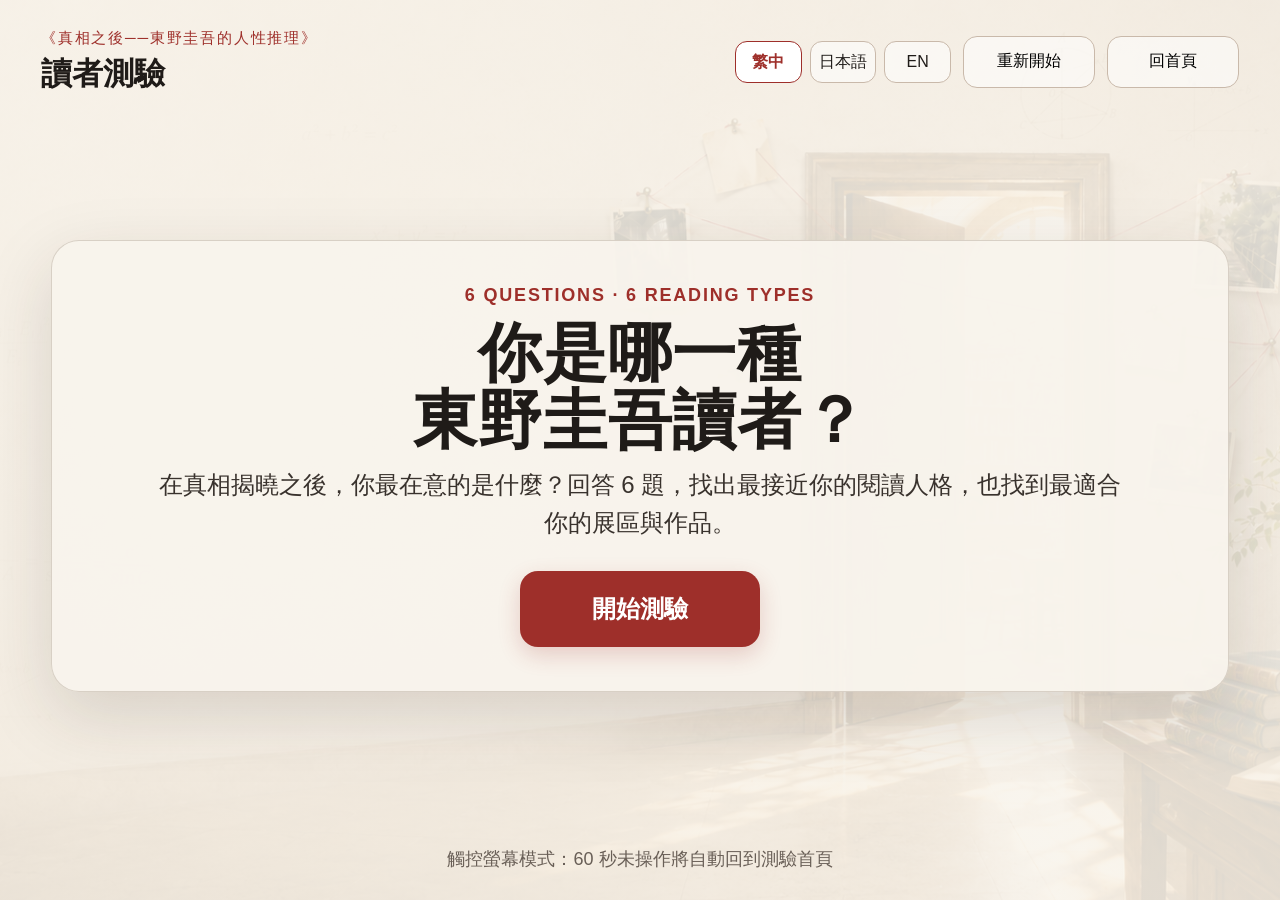
<file: reader-quiz.html>
<!doctype html>
<html lang="zh-Hant">
<head>
<meta charset="utf-8">
<meta name="viewport" content="width=device-width,initial-scale=1">
<title>你是哪一種東野圭吾讀者？</title>
<style>

:root{--bg:#efe9df;--paper:#f8f4ec;--ink:#1f1b18;--muted:#6b625b;--red:#9e2f2a;--line:#c9b9aa}
*{box-sizing:border-box}html,body{margin:0;min-height:100%;font-family:"Noto Serif TC","PingFang TC","Microsoft JhengHei",serif;background:#171310;color:var(--ink)}body{overflow:hidden}
button{font:inherit}
.stage{width:100vw;height:100vh;min-height:720px;position:relative;overflow:hidden;background:linear-gradient(90deg,rgba(247,242,234,.96) 0 64%,rgba(239,230,218,.83) 100%),radial-gradient(circle at 82% 20%,rgba(255,240,211,.55),transparent 26%)}
.app{position:relative;z-index:2;height:100%;padding:3.2vh 3.2vw;display:flex;flex-direction:column}
.topbar{display:flex;justify-content:space-between;align-items:center;gap:20px}.brand small{display:block;color:var(--red);font-size:clamp(15px,1vw,24px);letter-spacing:.12em;margin-bottom:.35em}.brand h1{margin:0;font-size:clamp(30px,2.4vw,52px);font-weight:700}.top-actions{display:flex;gap:12px}.ghost{border:1px solid var(--line);background:rgba(255,255,255,.56);border-radius:14px;padding:13px 20px;cursor:pointer;min-height:52px}
.screen{flex:1;display:none;align-items:center;justify-content:center}.screen.active{display:flex}
.intro-card,.question-card,.result-card{width:min(1400px,92vw);max-height:78vh;overflow:auto;background:rgba(248,244,236,.94);border:1px solid rgba(115,91,72,.23);border-radius:28px;padding:clamp(30px,3.4vw,68px);box-shadow:0 24px 70px rgba(48,36,28,.15)}
.intro-card{text-align:center}.kicker{color:var(--red);font-size:clamp(18px,1.2vw,26px);letter-spacing:.1em;font-weight:700}.big-title{font-size:clamp(50px,5vw,105px);line-height:1.05;margin:.22em 0 .18em}.lead{font-size:clamp(24px,1.8vw,38px);line-height:1.6;color:#39322d;max-width:980px;margin:0 auto 1.2em}.start-btn,.primary{border:0;background:var(--red);color:#fff;border-radius:18px;padding:20px 42px;font-size:clamp(24px,1.6vw,34px);font-weight:700;cursor:pointer;min-width:240px;min-height:76px;box-shadow:0 8px 22px rgba(158,47,42,.2)}
.progress-wrap{margin-bottom:28px}.progress-label{display:flex;justify-content:space-between;color:var(--muted);font-size:clamp(16px,1vw,22px);margin-bottom:8px}.progress{height:10px;background:#ded4c8;border-radius:999px;overflow:hidden}.progress>div{height:100%;width:0;background:var(--red);transition:width .25s}.question{font-size:clamp(34px,3vw,62px);line-height:1.28;margin:.25em 0 .7em}
.options{display:grid;grid-template-columns:repeat(2,1fr);gap:16px}.option{border:1px solid var(--line);background:rgba(255,255,255,.72);border-radius:18px;padding:20px 24px;min-height:108px;text-align:left;cursor:pointer;font-size:clamp(20px,1.35vw,29px);transition:.16s ease;display:flex;gap:16px;align-items:flex-start}.option:hover,.option:focus-visible{transform:translateY(-2px);border-color:var(--red);outline:3px solid rgba(158,47,42,.12)}.letter{flex:none;width:42px;height:42px;border-radius:50%;display:grid;place-items:center;background:#eee4d8;color:var(--red);font-weight:700}
.result-grid{display:grid;grid-template-columns:.8fr 1.2fr;gap:34px;align-items:start}.type-badge{display:inline-block;border-radius:999px;padding:9px 16px;color:#fff;background:var(--tone);font-size:20px;margin-bottom:16px}.result-name{font-size:clamp(48px,4vw,88px);line-height:1.1;margin:.1em 0 .3em}.result-copy{font-size:clamp(21px,1.35vw,30px);line-height:1.75;color:#403933}.quote{font-size:clamp(24px,1.7vw,36px);line-height:1.6;border-left:5px solid var(--tone);padding-left:22px;margin:25px 0}.recommend{border:1px solid var(--line);border-radius:22px;background:#fff;padding:26px}.recommend h3{margin:0 0 14px;font-size:28px}.book-list{display:grid;gap:12px}.book{padding:15px 17px;border-radius:14px;background:#f2ece3;font-size:23px}.actions{display:flex;flex-wrap:wrap;gap:12px;margin-top:24px}.secondary{border:1px solid var(--line);background:#fff;border-radius:14px;padding:14px 22px;min-height:56px;cursor:pointer}.home-hint{text-align:center;color:#695f57;font-size:18px;margin-top:10px}
@media (max-width:900px){.options,.result-grid{grid-template-columns:1fr}.app{padding:20px}.intro-card,.question-card,.result-card{max-height:82vh;padding:28px}}


/* ===== 三語切換 ===== */
.top-actions{
  display:grid;
  grid-template-columns:216px 132px 132px;
  align-items:center;
  justify-content:end;
  gap:12px;
  width:504px;
  flex:0 0 504px;
}
.language-switcher{
  width:216px;
  display:grid;
  grid-template-columns:repeat(3,1fr);
  gap:8px;
}
#restartTop,
#homeTop{
  width:132px;
  white-space:nowrap;
}
.lang-btn{
  width:100%;
  height:42px;
  border:1px solid var(--line);
  background:rgba(255,255,255,.56);
  border-radius:12px;
  cursor:pointer;
  display:flex;
  align-items:center;
  justify-content:center;
  white-space:nowrap;
  line-height:1;
  padding:0 8px;
  color:var(--ink);
}
.lang-btn.active{
  border-color:var(--red);
  color:var(--red);
  background:#fff;
  font-weight:700;
}
html[lang="ja"] .brand h1{letter-spacing:.02em}
html[lang="en"] .brand h1{letter-spacing:0}
html[lang="en"] .big-title{font-size:clamp(44px,4.2vw,88px)}
html[lang="ja"] .big-title{font-size:clamp(46px,4.4vw,92px)}
@media (max-width:900px){
  body{overflow:auto}
  .stage{height:auto;min-height:100dvh;overflow:visible}
  .app{height:auto;min-height:100dvh}
  .topbar{align-items:flex-start;flex-direction:column}
  .top-actions{
    width:100%;
    flex:none;
    grid-template-columns:1fr 1fr;
    gap:10px;
  }
  .language-switcher{
    grid-column:1 / -1;
    width:100%;
  }
  #restartTop,
  #homeTop{
    width:100%;
  }
  .ghost{width:100%;padding:11px 14px;min-height:48px}
  .screen{min-height:calc(100dvh - 190px)}
  .intro-card,.question-card,.result-card{max-height:none}
  html[lang="en"] .big-title{font-size:clamp(40px,12vw,62px)}
  html[lang="ja"] .big-title{font-size:clamp(42px,12vw,64px)}
}


.hero-title{
  max-width: 1100px;
  margin-left: auto;
  margin-right: auto;
  line-height: 0.98;
}
.hero-title br{display:block}
</style>
<link rel="stylesheet" href="./css/theme.css">
<script src="./js/common.js"></script>
</head>
<body class="page-quiz">
<main class="stage"><div class="app">
<header class="topbar">
  <div class="brand">
    <small id="brandExhibition"></small>
    <h1 id="brandTitle"></h1>
  </div>
  <div class="top-actions">
    <div class="language-switcher" aria-label="Language">
      <button class="lang-btn" type="button" data-lang="zh-Hant">繁中</button>
      <button class="lang-btn" type="button" data-lang="ja">日本語</button>
      <button class="lang-btn" type="button" data-lang="en">EN</button>
    </div>
    <button class="ghost" id="restartTop"></button>
    <button class="ghost" id="homeTop"></button>
  </div>
</header>

<section class="screen active" id="intro">
  <div class="intro-card">
    <div class="kicker" id="introKicker"></div>
    <div class="big-title" id="introTitle"></div>
    <p class="lead" id="introLead"></p>
    <button class="start-btn" id="startBtn"></button>
  </div>
</section>

<section class="screen" id="quiz">
  <div class="question-card">
    <div class="progress-wrap">
      <div class="progress-label"><span id="qCounter"></span><span id="quizInstruction"></span></div>
      <div class="progress"><div id="progressBar"></div></div>
    </div>
    <div class="question" id="questionText"></div>
    <div class="options" id="options"></div>
  </div>
</section>

<section class="screen" id="result">
  <div class="result-card">
    <div class="result-grid">
      <div>
        <div class="type-badge" id="resultCase">CASE 01</div>
        <div class="result-name" id="resultName"></div>
        <div class="quote" id="resultQuote"></div>
        <div class="actions">
          <button class="primary" id="goCaseBtn"></button>
          <button class="secondary" id="restartBtn"></button>
        </div>
      </div>
      <div>
        <div class="result-copy" id="resultCopy"></div>
        <div class="recommend">
          <h3 id="recommendTitle"></h3>
          <div class="book-list" id="books"></div>
          <h3 id="zoneTitle" style="margin-top:22px"></h3>
          <div class="book" id="zone"></div>
        </div>
      </div>
    </div>
  </div>
</section>
<div class="home-hint" id="idleHint"></div>
</div></main>

<script>
/* LANGUAGE_CONFIG / normalizeLang / resolveInitialLanguage / withCurrentLang /
   formatText / updateLangButtons 已統一移到 common.js，四個頁面共用同一份。 */
const I18N = {"zh-Hant":{"pageTitle":"你是哪一種東野圭吾讀者？","brandExhibition":"《真相之後──東野圭吾的人性推理》","brandTitle":"讀者測驗","restart":"重新開始","home":"回首頁","kicker":"6 QUESTIONS · 6 READING TYPES","introTitle":"你是哪一種東野圭吾讀者？","introLead":"在真相揭曉之後，你最在意的是什麼？回答 6 題，找出最接近你的閱讀人格，也找到最適合你的展區與作品。","start":"開始測驗","counter":"第 {current} / 6 題","instruction":"選擇最接近你的答案","goCase":"查看推薦書單","retake":"重新測驗","recommended":"推薦閱讀","recommendedZone":"最適合你的展區","idleHint":"觸控螢幕模式：60 秒未操作將自動回到測驗首頁","questions":[{"q":"你讀推理小說時，最先被什麼吸引？","a":["精密的犯案手法與推理過程","案件之後，留下來的人如何生活","人物之間難以割捨的感情","故事背後牽涉的社會與制度問題","青春時期那些微小卻劇烈的情緒","故事最後帶來的溫暖與希望"]},{"q":"如果你知道了案件真相，你最想繼續追問的是：","a":["這個詭計究竟是怎麼完成的？","真相公開後，家人會怎麼辦？","他為什麼願意為另一個人做到這一步？","這件事是否反映了制度的問題？","如果這件事發生在年少時，我會怎麼選擇？","有沒有可能在傷害之後，仍然重新開始？"]},{"q":"你比較喜歡哪一種故事氣氛？","a":["冷靜、理性、步步逼近答案","低調、沉穩、帶著餘韻","壓抑、濃烈、充滿情感拉扯","尖銳、辯證、讓人不安思考","青澀、敏感、帶著成長陣痛","溫柔、療癒、仍然保有光亮"]},{"q":"如果公開真相會傷害一位無辜的人，你比較傾向：","a":["還是要公開，因為真相不能被模糊","先想想留下來的人能不能承受","視那份感情有多深而定","應該交由法律與制度判斷","我會想到人在年輕時其實很容易犯錯","希望找到一個能減少傷害的方式"]},{"q":"你最容易被哪一種角色打動？","a":["聰明到近乎冷靜的解謎者","看似平靜卻承受巨大失落的人","因愛而痛苦、矛盾、掙扎的人","在不公平體制中努力尋求答案的人","在成長中受傷、迷惘的少年少女","在困境中仍願意相信善意的人"]},{"q":"如果要你現在立刻選一本來讀，你最希望這本書帶給你：","a":["「原來還能這樣推理！」的驚嘆","「案件結束後的人生更難」的理解","「愛與罪真的很難分開」的震撼","「真正該被審判的是誰？」的思辨","「原來青春裡的痛會留下這麼久」的共鳴","「即使世界不完美，仍然可以溫柔活下去」的安慰"]}],"types":[{"name":"理性追跡者","case":"CASE 01｜理性","tone":"#6f6051","zone":"理性可以解開一切嗎？","books":["《嫌疑犯X的獻身》","《聖女的救贖》","《真夏方程式》"],"quote":"你想知道答案，也想知道答案無法解釋的部分。","copy":"你最在意的是「事情究竟是如何發生的」。你享受邏輯被一步步推進、線索逐漸拼合的過程，也相信真相應該被清楚證明。但你真正會被打動的，不只是完美解答，而是當理性走到盡頭時，人性開始浮現的那一刻。"},{"name":"餘波觀察者","case":"CASE 02｜餘波","tone":"#88664a","zone":"死亡之後，留下來的是誰？","books":["《新參者》","《紅色手指》","《麒麟之翼》"],"quote":"你看見的，不只是案件，而是案件之後的人生。","copy":"比起找出兇手，你更在意案件結束之後留下來的人。你會去看那些表面平靜的人，如何在悲傷、祕密與失落之中繼續生活。對你來說，真相不是終點，而是一連串情感餘波的開始。"},{"name":"情感探索者","case":"CASE 03｜愛","tone":"#995b68","zone":"愛，能不能成為犯罪的理由？","books":["《白夜行》","《秘密》","《幻夜》"],"quote":"你想理解的，不只是罪，而是罪裡面那份無法切開的情感。","copy":"你最容易被愛、犧牲、佔有與守護這些情感命題吸引。你會一直追問：一個人究竟可以為另一個人做到什麼地步？你知道愛不一定能拯救人，有時反而讓人走向更深的黑暗，而你願意直視那份複雜。"},{"name":"正義辯證者","case":"CASE 04｜正義","tone":"#7b6648","zone":"當社會製造了罪犯","books":["《徬徨之刃》","《空洞的十字架》","《白金數據》"],"quote":"你在意的不只是誰犯了罪，而是這個社會如何共同完成了它。","copy":"你在閱讀時不會只停留在個人命運，你會去思考法律、制度、科技與社會結構如何影響一場悲劇。你常常讀完之後還停不下來，因為你知道：有時該被質問的，不只是一個兇手。"},{"name":"青春回望者","case":"CASE 05｜青春","tone":"#66765f","zone":"青春從來不只是青春","books":["《放學後》","《同級生》","《畢業》"],"quote":"你知道，青春裡那些看似微小的事，往往最能改變一個人。","copy":"你特別容易被校園、友情、競爭、嫉妒與成長中的脆弱打動。因為你知道，青春從來不是輕飄飄的，而是會留下很深痕跡的人生時期。你讀這類故事時，常常像是在重新看見自己曾經走過的某段年少時光。"},{"name":"溫柔解謎者","case":"CASE 06｜希望","tone":"#5f7489","zone":"沒有命案，也可以是東野圭吾","books":["《解憂雜貨店》","《祈念之樹》","《時生》"],"quote":"你願意走進故事，不只是為了答案，也是為了帶走一點光。","copy":"你相信故事除了揭露黑暗，也可以帶來理解與安慰。你不一定最在意誰是兇手，而更在意人與人之間是否還有重新連結的可能。對你來說，有些謎題真正的答案，不是破解，而是理解。"}]},"ja":{"pageTitle":"あなたはどのタイプの東野圭吾読者？","brandExhibition":"『真実のその先――東野圭吾が描く、人間の心とミステリー』","brandTitle":"読者診断","restart":"やり直す","home":"ホームへ戻る","kicker":"6 QUESTIONS · 6 READING TYPES","introTitle":"あなたはどのタイプの東野圭吾読者？","introLead":"真実が明かされたあと、あなたがいちばん気になるのは何でしょう？ 6つの問いに答えて、あなたに近い読書タイプと、おすすめの展示エリア・作品を見つけてみましょう。","start":"診断を始める","counter":"第 {current} / 6 問","instruction":"最も自分に近い答えを選んでください","goCase":"おすすめ作品を見る","retake":"もう一度診断する","recommended":"おすすめの作品","recommendedZone":"あなたにぴったりの展示エリア","idleHint":"タッチスクリーンモード：60秒間操作がない場合、自動的にトップ画面へ戻ります","questions":[{"q":"ミステリーを読むとき、最初に惹かれるものは何ですか？","a":["緻密な犯行トリックと論理的な推理のプロセス","事件のあと、残された人々がどう生きていくか","登場人物どうしの断ち切れない感情","物語の背景にある社会や制度の問題","青春期特有の、小さくても激しい心の揺らぎ","物語の結末に残る温もりと希望"]},{"q":"事件の真相を知ったあと、あなたがさらに問い続けたいことは？","a":["このトリックは、いったいどうやって成立したのか？","真実が明らかになったあと、家族はどうなるのか？","なぜその人は、誰かのためにそこまでできたのか？","この事件は、制度の問題を映し出しているのではないか？","もし若い頃の自分だったら、どう選んだだろう？","傷ついたあとでも、もう一度やり直すことはできるのか？"]},{"q":"どんな物語の雰囲気に惹かれますか？","a":["冷静で理知的、一歩ずつ答えに近づいていく","静かで落ち着きがあり、余韻が深く残る","重く濃密で、感情の葛藤に満ちている","鋭く問いかけ、考えずにはいられない","瑞々しく繊細で、成長の痛みを感じる","優しく心を癒やし、最後に光が残る"]},{"q":"真実を明かすことで無実の人が傷つくとしたら、あなたはどう考えますか？","a":["それでも明らかにする。真実を曖昧にしてはいけない","まず、残される人がその真実に耐えられるかを考える","その感情の深さによる","法律や制度に委ねるべきだ","若い頃は誰でも過ちを犯しやすいことを考える","できるだけ傷つく人を減らす方法を探したい"]},{"q":"どんな登場人物に最も心を動かされますか？","a":["鋭い知性を持つ、冷静な謎解き役","平静に見えて、大きな喪失を抱えている人","愛ゆえに苦しみ、矛盾し、揺れ動く人","不公平な制度のなかで答えを求め続ける人","成長のなかで傷つき、迷う若者たち","苦しい状況でも善意を信じようとする人"]},{"q":"今すぐ一冊選ぶとしたら、その本から何を受け取りたいですか？","a":["「こんな推理の仕方があるんだ！」という驚き","「事件が終わったあとの人生のほうが難しい」という気づき","「愛と罪は、こんなにも切り離せないのか」という衝撃","「本当に裁かれるべきなのは誰か？」という問い","「青春の痛みは、こんなにも長く残るんだ」という共感","「世界が不完全でも、優しく生きていける」という慰め"]}],"types":[{"name":"理性の追跡者","case":"CASE 01｜理性","tone":"#6f6051","zone":"理性はすべてを解き明かせるのか？","books":["『容疑者Xの献身』","『聖女の救済』","『真夏の方程式』"],"quote":"あなたは答えを知りたい。同時に、答えだけでは語り尽くせない人間の心にも目を向けます。","copy":"あなたが最も気になるのは、「いったい何が、どのように起きたのか」。論理が一歩ずつ積み重なり、手がかりがつながっていく過程を楽しみ、真実は明確に証明されるべきだと考えます。でも本当に心を動かされるのは、完璧な解答そのものではなく、理性の先に人間の姿が浮かび上がる瞬間です。"},{"name":"余波の観測者","case":"CASE 02｜余波","tone":"#88664a","zone":"死のあとに、残されるのは誰か？","books":["『新参者』","『赤い指』","『麒麟の翼』"],"quote":"あなたが見つめるのは事件の結末だけでなく、その後を生きる人々です。","copy":"犯人を突き止めること以上に、あなたが気になるのは事件のあとに残された人々です。表面上は平静に見える人が、悲しみや秘密、喪失を抱えながらどう生きていくのかを見つめます。あなたにとって真実は終点ではなく、感情の余波が始まる場所です。"},{"name":"感情の探求者","case":"CASE 03｜愛","tone":"#995b68","zone":"愛は、犯罪の理由になり得るのか？","books":["『白夜行』","『秘密』","『幻夜』"],"quote":"あなたが理解したいのは罪だけではなく、その奥に絡みつく感情です。","copy":"あなたは、愛、犠牲、執着、守ることといった感情のテーマに強く惹かれます。「人は誰かのために、いったいどこまでできるのか」と問い続けます。愛は必ずしも人を救うとは限らず、ときに深い闇へ導くこともある。その複雑さから目をそらさないタイプです。"},{"name":"正義の探求者","case":"CASE 04｜正義","tone":"#7b6648","zone":"社会が犯罪者を生み出すとき","books":["『さまよう刃』","『虚ろな十字架』","『プラチナデータ』"],"quote":"あなたが問うのは、誰が罪を犯したかだけではなく、社会がその事件にどう関わったかです。","copy":"あなたは個人の運命だけで物語を読み終えません。法律、制度、テクノロジー、社会構造が悲劇にどう影響したのかを考えます。読み終わっても問いが残るのは、ときに問われるべきものが一人の犯人だけではないと知っているからです。"},{"name":"青春の追想者","case":"CASE 05｜青春","tone":"#66765f","zone":"青春は、ただの青春ではない","books":["『放課後』","『同級生』","『卒業』"],"quote":"あなたは、青春の小さな出来事ほど、人を大きく変えることがあると知っています。","copy":"学校、友情、競争、嫉妬、そして成長のなかの脆さに心を動かされやすいタイプです。青春は決して軽いものではなく、人生に深い痕跡を残す時期だと知っています。こうした物語を読むと、自分がかつて歩いた若い時間を見つめ直しているように感じることがあります。"},{"name":"やさしい謎解き人","case":"CASE 06｜希望","tone":"#5f7489","zone":"殺人事件がなくても、東野圭吾","books":["『ナミヤ雑貨店の奇蹟』","『クスノキの番人』","『時生』"],"quote":"あなたが物語に入るのは、答えのためだけではありません。そこから一筋の光を持ち帰るためでもあります。","copy":"物語は闇を暴くだけでなく、理解や慰めをもたらすこともできると信じています。犯人が誰かよりも、人と人がもう一度つながれるかどうかに心を向けます。あなたにとって、ある種の謎の本当の答えは「解くこと」ではなく「理解すること」です。"}]},"en":{"pageTitle":"Discover Your Higashino Reading Type","brandExhibition":"Beyond the Truth — Keigo Higashino: Human Nature Behind the Mystery","brandTitle":"Reader Quiz","restart":"Restart","home":"Back to Home","kicker":"6 QUESTIONS · 6 READING TYPES","introTitle":"Discover Your Higashino Reading Type","introLead":"After the truth is revealed, what matters most to you? Answer six questions to discover your reading type—and the exhibition zone and books that suit you best.","start":"Start Quiz","counter":"Question {current} of 6","instruction":"Choose the answer that fits you best","goCase":"View Recommended Books","retake":"Retake Quiz","recommended":"Recommended Reading","recommendedZone":"Your Recommended Exhibition Zone","idleHint":"Touchscreen mode: after 60 seconds of inactivity, the quiz will return to the start screen.","questions":[{"q":"When you read a mystery novel, what draws you in first?","a":["An intricate method and the rigorous process of deduction","How the people left behind continue with their lives","The emotional bonds characters cannot let go of","The social flaws and institutional issues behind the story","The subtle yet intense emotions of youth","The warmth and hope that remain at the end"]},{"q":"Once you know the truth of a case, what would you most want to ask next?","a":["How exactly was this trick carried out?","What happens to the family after the truth comes out?","Why was someone willing to go that far for another person?","Does this case reveal deeper flaws within the system?","If this happened when I was young, what would I have chosen?","Is it possible to begin again after harm has been done?"]},{"q":"Which kind of atmosphere do you prefer in a story?","a":["Calm, logical, and steadily closing in on the answer","Quiet, understated, and rich in lingering resonance","Intense, emotionally charged, and full of conflict","Sharp, provocative, and unsettling in a thought-provoking way","Tender, sensitive, and marked by the growing pains of youth","Gentle, restorative, and illuminated by hope"]},{"q":"If revealing the truth would hurt an innocent person, which response is closest to yours?","a":["Reveal it anyway—the truth must not be compromised","First consider whether those left behind can bear the weight","It depends on how deep the feelings involved are","Leave it to the judgment of law and institutional principles","I would remember how easily people make mistakes when they are young","Seek a compassionate way that minimizes harm to everyone"]},{"q":"Which kind of character moves you most?","a":["A brilliant solver with cool, razor-sharp deduction","Someone who appears calm while carrying a profound loss","Someone torn by love, pain, and contradiction","Someone fighting for answers within an unjust system","Young people who are hurt and lost while growing up","Someone who still believes in kindness despite hardship"]},{"q":"If you had to choose one book to read right now, what experience do you seek most?","a":["The thrill of thinking, “I never knew a mystery could work like this!”","The realization that life after a case can be even harder","The shock of seeing how difficult it is to separate love from crime","The question, “Who should really be judged?”","The recognition that the pain of youth can last for years","The comfort of knowing that even in an imperfect world, we can still live with kindness"]}],"types":[{"name":"The Rational Tracker","case":"CASE 01｜Reason","tone":"#6f6051","zone":"Can Reason Explain Everything?","books":["The Devotion of Suspect X","Salvation of a Saint","A Midsummer’s Equation"],"quote":"You seek the answer—yet you also notice what logic alone cannot explain.","copy":"What matters most to you is how things actually happened. You enjoy watching logic advance step by step and clues lock into place, and you believe the truth should be clearly established. Yet what truly moves you is not the perfect solution itself, but the moment when reason reaches its limit and humanity comes into view."},{"name":"The Aftermath Observer","case":"CASE 02｜Aftermath","tone":"#88664a","zone":"Who Remains After Death?","books":["Newcomer","A Red Finger","A Death in Tokyo"],"quote":"You see beyond the case—you see the lives that must carry on afterward.","copy":"More than identifying the culprit, you care about the people who remain after the case is over. You notice how seemingly composed people continue living with grief, secrets, and loss. For you, the truth is not the endpoint—it is where the emotional aftermath begins."},{"name":"The Emotional Explorer","case":"CASE 03｜Love","tone":"#995b68","zone":"Can Love Justify Crime?","books":["Under the Midnight Sun","Naoko","Phantom Night"],"quote":"You seek to understand not only the crime, but the emotions entangled within it.","copy":"You are drawn to themes of love, sacrifice, possession, and protection. You keep asking how far one person can go for another. You know that love does not always save people; sometimes it leads them deeper into darkness, and you are willing to face that complexity."},{"name":"The Justice Questioner","case":"CASE 04｜Justice","tone":"#7b6648","zone":"When Society Creates Criminals","books":["The Hovering Blade","Hollow Cross","Platinum Data"],"quote":"You question not only who committed the crime, but how society helped make it possible.","copy":"You do not stop at individual fate. You think about how law, institutions, technology, and social structures shape a tragedy. The questions often stay with you after the book ends, because you know that sometimes the culprit is not the only thing that deserves scrutiny."},{"name":"The Youth Reflector","case":"CASE 05｜Youth","tone":"#66765f","zone":"Youth Is Never Just Youth","books":["After School","Classmates","Graduation"],"quote":"You know that even the smallest moments of youth can shape a life profoundly.","copy":"You are especially moved by school life, friendship, competition, jealousy, and the vulnerability of growing up. You know that youth is never weightless; it can leave deep marks on a life. Reading these stories can feel like looking back at a younger version of yourself."},{"name":"The Gentle Solver","case":"CASE 06｜Hope","tone":"#5f7489","zone":"Higashino Beyond Murder Mysteries","books":["The Miracles of the Namiya General Store","The Camphorwood Custodian","Tokio"],"quote":"You enter a story not only for the answer, but also to carry a little light away with you.","copy":"You believe stories can do more than expose darkness—they can also offer understanding and comfort. You may care less about who the culprit is than whether people can reconnect. For you, the true answer to some mysteries is not solving them, but understanding them."}]}};

let currentLang=resolveInitialLanguage();
let qi=0,scores=[0,0,0,0,0,0],lastChoice=0,currentResultIndex=0;

const intro=document.getElementById("intro");
const quiz=document.getElementById("quiz");
const result=document.getElementById("result");
const qText=document.getElementById("questionText");
const opts=document.getElementById("options");
const qCounter=document.getElementById("qCounter");
const bar=document.getElementById("progressBar");

function applyStaticTranslations(){
  const t=I18N[currentLang];
  document.documentElement.lang=LANGUAGE_CONFIG[currentLang].htmlLang;
  document.title=t.pageTitle;
  document.getElementById("brandExhibition").textContent=t.brandExhibition;
  document.getElementById("brandTitle").textContent=t.brandTitle;
  document.getElementById("restartTop").textContent=t.restart;
  document.getElementById("homeTop").textContent=t.home;
  document.getElementById("introKicker").textContent=t.kicker;
  {
  const title=t.introTitle;
  if(currentLang==="en" && title==="Discover Your Higashino Reading Type"){
    document.getElementById("introTitle").innerHTML="Discover Your Higashino<br>Reading Type";
  }else{
    document.getElementById("introTitle").innerHTML=title.replace("東野圭吾","<br>東野圭吾").replace("Keigo Higashino","<br>Keigo Higashino");
  }
}
  document.getElementById("introLead").textContent=t.introLead;
  document.getElementById("startBtn").textContent=t.start;
  document.getElementById("quizInstruction").textContent=t.instruction;
  document.getElementById("goCaseBtn").textContent=t.goCase;
  document.getElementById("restartBtn").textContent=t.retake;
  document.getElementById("recommendTitle").textContent=t.recommended;
  document.getElementById("zoneTitle").textContent=t.recommendedZone;
  document.getElementById("idleHint").textContent=t.idleHint;
  // 手機不會啟用閒置自動重置（見下方 createKioskIdleTimer），
  // 這段提示文字只在展場觸控螢幕（非手機）才顯示，避免手機使用者被誤導。
  document.getElementById("idleHint").style.display=isMobileViewport()?"none":"";
  updateLangButtons(currentLang);
}
function setLanguage(lang,{syncUrl=true}={}){
  const normalized=normalizeLang(lang) || "zh-Hant";
  currentLang=normalized;
  localStorage.setItem("truthAfterLang",currentLang);
  if(syncUrl){
    const u=new URL(window.location.href);
    u.searchParams.set("lang",LANGUAGE_CONFIG[currentLang].query);
    history.replaceState(null,"",u.pathname+u.search+u.hash);
  }
  applyStaticTranslations();
  if(quiz.classList.contains("active")) renderQ();
  if(result.classList.contains("active")) renderResult(currentResultIndex,true);
}
function show(s){
  [intro,quiz,result].forEach(x=>x.classList.remove("active"));
  s.classList.add("active");
}
function renderQ(){
  const t=I18N[currentLang];
  const item=t.questions[qi];
  qText.textContent=item.q;
  qCounter.textContent=formatText(t.counter,{current:qi+1});
  bar.style.width=`${(qi/t.questions.length)*100}%`;
  opts.innerHTML="";
  item.a.forEach((text,i)=>{
    const b=document.createElement("button");
    b.className="option";
    b.type="button";
    const letter=document.createElement("span");
    letter.className="letter";
    letter.textContent=String.fromCharCode(65+i);
    const label=document.createElement("span");
    label.textContent=text;
    b.append(letter,label);
    b.addEventListener("click",()=>{
      scores[i]++;
      lastChoice=i;
      qi++;
      if(qi<t.questions.length) renderQ();
      else renderResult();
    });
    opts.appendChild(b);
  });
}
function renderResult(forcedIndex=null,preserveScreen=false){
  let idx=forcedIndex;
  if(idx===null){
    const max=Math.max(...scores);
    const tied=scores.map((s,i)=>s===max?i:-1).filter(i=>i>=0);
    idx=tied.includes(lastChoice)?lastChoice:tied[0];
  }
  currentResultIndex=idx;
  const t=I18N[currentLang].types[idx];
  document.getElementById("resultCase").textContent=t.case;
  document.getElementById("resultCase").style.background=t.tone;
  document.getElementById("resultName").textContent=t.name;
  document.getElementById("resultQuote").textContent=t.quote;
  document.getElementById("resultQuote").style.borderColor=t.tone;
  document.getElementById("resultCopy").textContent=t.copy;
  document.getElementById("zone").textContent=t.zone;
  document.getElementById("books").innerHTML="";
  t.books.forEach(book=>{
    const div=document.createElement("div");
    div.className="book";
    div.textContent=book;
    document.getElementById("books").appendChild(div);
  });
  document.querySelector(".result-card").style.setProperty("--tone",t.tone);
  bar.style.width="100%";
  if(!preserveScreen) show(result);
}
function reset(){
  qi=0;
  scores=[0,0,0,0,0,0];
  lastChoice=0;
  currentResultIndex=0;
  show(intro);
}

document.querySelectorAll(".lang-btn").forEach(btn=>{
  btn.addEventListener("click",()=>setLanguage(btn.dataset.lang));
});
document.getElementById("startBtn").addEventListener("click",()=>{
  qi=0;scores=[0,0,0,0,0,0];lastChoice=0;
  show(quiz);renderQ();
});
document.getElementById("restartBtn").addEventListener("click",reset);
document.getElementById("restartTop").addEventListener("click",reset);
document.getElementById("homeTop").addEventListener("click",()=>{
  window.location.href=withCurrentLang("./index.html",currentLang);
});
document.getElementById("goCaseBtn").addEventListener("click",()=>{
  const caseKeys=["reason","after","love","justice","youth","hope"];
  const key=caseKeys[currentResultIndex] || "reason";
  const u=new URL("./book-list.html",window.location.href);
  u.searchParams.set("filter",key);
  u.searchParams.set("lang",LANGUAGE_CONFIG[currentLang].query);
  window.location.href=u.pathname.split("/").pop()+u.search;
});

applyStaticTranslations();
/* 若主頁已經把語言寫入 truthAfterLang，這裡會自動沿用；
   若網址帶 ?lang=，網址設定優先，並同步回 localStorage。 */
localStorage.setItem("truthAfterLang",currentLang);

if(typeof createKioskIdleTimer==="function"){
  // 只在展場觸控螢幕（非手機）啟用：手機使用者思考題目超過 60 秒
  // 不該被自動重置答題進度。
  createKioskIdleTimer(reset);
}
</script>
</body>
</html>
</file>
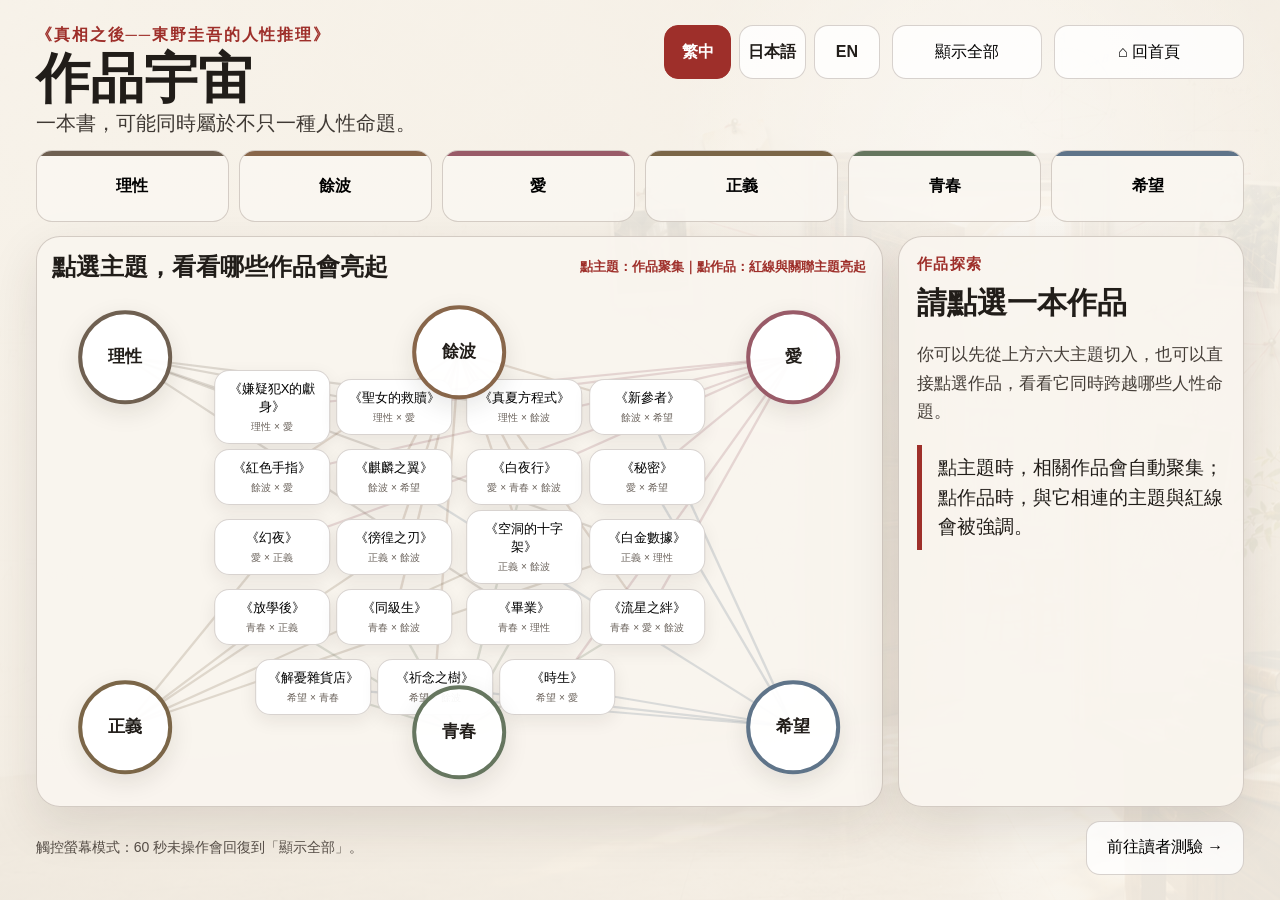
<file: works-universe.html>
<!doctype html>
<html lang="zh-Hant">
<head>
<meta charset="utf-8">
<meta name="viewport" content="width=device-width,initial-scale=1">
<title>作品宇宙｜真相之後</title>
<style>

:root{
  --ink:#211d19;--muted:#6b635c;--paper:rgba(249,245,238,.96);--line:rgba(92,73,59,.24);--red:#9e2f2a;
  /* 六大主題色統一定義在 css/theme.css，這裡不再重複 */
}
*{box-sizing:border-box}
html,body{margin:0;width:100%;height:100%;overflow:hidden;background:#1e1814;color:var(--ink);font-family:"Noto Serif TC","PingFang TC","Microsoft JhengHei",serif}
button{font:inherit}
.stage{
  width:100vw;height:100vh;position:relative;overflow:hidden;
  /* 底圖由 css/theme.css 的 body.page-universe .stage 統一管理 */
}
.stage:after{content:"";position:absolute;inset:0;pointer-events:none;background:radial-gradient(circle at 77% 17%,rgba(255,255,255,.38),transparent 26%)}
.app{position:relative;z-index:2;height:100%;padding:2.8vh 2.8vw;display:grid;grid-template-rows:auto auto 1fr auto;gap:1.5vh}
.topbar{display:flex;justify-content:space-between;align-items:flex-start;gap:22px}
.kicker{color:var(--red);letter-spacing:.12em;font-weight:700;font-size:clamp(16px,1vw,24px)}
h1{font-size:clamp(46px,4.2vw,88px);margin:.12em 0 .06em;line-height:1}
.subtitle{font-size:clamp(20px,1.3vw,30px);color:#3f3934}
.top-actions{display:flex;gap:12px}
.top-actions button,.footer button{
  border:1px solid var(--line);background:rgba(255,255,255,.8);border-radius:14px;min-height:54px;padding:12px 20px;cursor:pointer;
}
.filters{display:grid;grid-template-columns:repeat(6,1fr);gap:.8vw}
.filter{
  min-height:72px;border:1px solid var(--line);border-radius:16px;background:rgba(250,247,241,.9);cursor:pointer;
  font-size:clamp(16px,1.1vw,24px);font-weight:700;position:relative;overflow:hidden
}
.filter:before{content:"";position:absolute;left:0;top:0;right:0;height:5px;background:var(--accent)}
.filter.active{background:var(--accent);color:#fff;border-color:var(--accent)}
.filter.active:before{background:#fff}

.content{min-height:0;display:grid;grid-template-columns:1.42fr .58fr;gap:1.2vw}
.map-panel,.detail-panel{
  min-height:0;border:1px solid var(--line);border-radius:24px;background:rgba(249,245,238,.94);overflow:hidden;
  box-shadow:0 18px 50px rgba(48,36,28,.12)
}
.map-panel{padding:1.6vh 1.2vw;display:flex;flex-direction:column}
.map-title{display:flex;justify-content:space-between;align-items:center;gap:16px;margin-bottom:1vh}
.map-title h2{font-size:clamp(24px,1.7vw,34px);margin:0}
.map-title span{font-size:clamp(14px,.9vw,19px);color:var(--muted)}
.universe{flex:1;position:relative;min-height:0}
.universe svg{position:absolute;inset:0;width:100%;height:100%;pointer-events:none}
.nodes{position:absolute;inset:0}
.theme-node{
  position:absolute;transform:translate(-50%,-50%);width:11.5%;aspect-ratio:1;border-radius:50%;display:grid;place-items:center;text-align:center;
  border:4px solid var(--accent);background:rgba(255,255,255,.95);font-weight:700;font-size:clamp(17px,1.25vw,27px);box-shadow:0 8px 24px rgba(33,26,21,.1)
}
.book-node{
  position:absolute;transform:translate(-50%,-50%);width:16%;min-height:9.5%;border:1px solid var(--line);border-radius:15px;background:#fff;
  padding:10px 12px;text-align:center;cursor:pointer;font-size:clamp(14px,.92vw,20px);box-shadow:0 6px 18px rgba(33,26,21,.08);transition:.15s ease
}
.book-node:hover,.book-node:focus-visible{transform:translate(-50%,-50%) scale(1.04);outline:3px solid rgba(158,47,42,.12)}
.book-node.dim{opacity:.18}
.book-node.selected{outline:4px solid var(--red);z-index:3}
.book-node small{display:block;color:var(--muted);margin-top:4px;font-size:.78em}

.detail-panel{padding:2vh 1.4vw;overflow:auto}
.detail-panel .label{color:var(--red);font-size:clamp(15px,.95vw,20px);font-weight:700;letter-spacing:.08em}
.detail-panel h2{font-size:clamp(30px,2.3vw,48px);margin:.3em 0 .35em}
.detail-panel p{font-size:clamp(17px,1.08vw,23px);line-height:1.7;color:#443d37}
.tags{display:flex;flex-wrap:wrap;gap:8px;margin:12px 0 18px}
.tag{border-radius:999px;padding:8px 12px;color:#fff;font-size:clamp(14px,.88vw,18px)}
.question{border-left:5px solid var(--red);padding:8px 0 8px 16px;font-size:clamp(19px,1.25vw,26px);line-height:1.55;margin:18px 0}
.detail-actions{display:grid;gap:10px;margin-top:18px}
.detail-actions button{border:1px solid var(--line);border-radius:14px;background:#fff;padding:14px 16px;min-height:54px;cursor:pointer}
.detail-actions .primary{background:var(--red);color:#fff;border-color:var(--red)}

.footer{display:flex;justify-content:space-between;align-items:center;gap:16px}
.footer-note{color:#544c45;font-size:clamp(14px,.9vw,19px)}
@media(max-width:1000px){
  .filters{grid-template-columns:repeat(3,1fr)}
  .content{grid-template-columns:1fr}
  .detail-panel{display:none}
}

/* ===== 作品宇宙 v2：防重疊 + 動態聚合 + 作品專屬導讀 ===== */
.universe line{
  transition:opacity .45s ease, stroke-width .45s ease, stroke-dashoffset .8s ease;
  stroke-linecap:round;
}
.theme-node{
  transition:left .65s cubic-bezier(.22,.61,.36,1), top .65s cubic-bezier(.22,.61,.36,1), transform .28s ease, opacity .35s ease, box-shadow .28s ease;
  z-index:2;
}
.theme-node.active-theme{
  transform:translate(-50%,-50%) scale(1.09);
  box-shadow:0 14px 34px rgba(33,26,21,.18);
  z-index:8;
}
.theme-node.connected-theme{
  transform:translate(-50%,-50%) scale(1.06);
  box-shadow:0 12px 30px rgba(33,26,21,.16);
}
.book-node{
  width:13.5%;
  min-height:8.8%;
  padding:9px 10px;
  font-size:clamp(13px,.84vw,18px);
  transition:
    left .68s cubic-bezier(.22,.61,.36,1),
    top .68s cubic-bezier(.22,.61,.36,1),
    opacity .35s ease,
    transform .28s ease,
    box-shadow .28s ease,
    border-color .28s ease;
  will-change:left,top,transform,opacity;
}
.book-node:hover,.book-node:focus-visible{
  transform:translate(-50%,-50%) scale(1.06);
  z-index:20;
}
.book-node.dim{
  opacity:0;
  pointer-events:none;
  transform:translate(-50%,-50%) scale(.82);
}
.book-node.selected{
  outline:4px solid var(--red);
  border-color:var(--red);
  transform:translate(-50%,-50%) scale(1.12);
  z-index:30;
  box-shadow:0 18px 38px rgba(80,45,35,.24);
}
.book-node.related{
  border-color:rgba(158,47,42,.35);
  box-shadow:0 10px 26px rgba(33,26,21,.13);
}
.detail-panel{scroll-behavior:smooth}
.tag-reasons{display:grid;gap:10px;margin:14px 0 20px}
.tag-reason{border:1px solid var(--line);border-left:5px solid var(--accent);border-radius:14px;background:rgba(255,255,255,.78);padding:12px 14px}
.tag-reason b{display:block;margin-bottom:4px;font-family:"Noto Sans TC","PingFang TC","Microsoft JhengHei",sans-serif}
.tag-reason span{display:block;color:var(--muted);font-size:clamp(14px,.9vw,19px);line-height:1.55}
.intro-content{
  margin-top:14px;padding:16px 18px;border-radius:16px;background:rgba(158,47,42,.06);border:1px solid rgba(158,47,42,.20);
  font-size:clamp(16px,1vw,21px);line-height:1.75;color:#403933;
  max-height:0;opacity:0;overflow:hidden;padding-top:0;padding-bottom:0;border-width:0;
  transition:max-height .45s ease, opacity .3s ease, padding .35s ease, border-width .1s ease;
}
.intro-content.open{max-height:420px;opacity:1;padding:16px 18px;border-width:1px}
.catalog-note{font-size:clamp(13px,.82vw,17px);color:var(--muted);line-height:1.5;margin-top:8px}
.detail-actions button[disabled]{opacity:.48;cursor:not-allowed}
.map-title .mode-note{font-size:clamp(13px,.82vw,17px);color:var(--red);font-weight:700}
@media(max-width:1400px){.book-node{width:14.2%;font-size:13px}}


/* ===== 館藏 QR Code 彈出視窗 ===== */
.catalog-modal{
  position:fixed;
  inset:0;
  z-index:9999;
  display:none;
  align-items:center;
  justify-content:center;
  padding:28px;
  background:rgba(31,23,18,.70);
  backdrop-filter:blur(4px);
}
.catalog-modal.show{display:flex}
.catalog-modal-card{
  width:min(760px,90vw);
  background:#fffaf3;
  border:1px solid rgba(92,73,59,.18);
  border-radius:28px;
  padding:28px;
  box-shadow:0 28px 90px rgba(0,0,0,.28);
}
.catalog-modal-top{
  display:flex;
  align-items:flex-start;
  justify-content:space-between;
  gap:20px;
}
.catalog-modal-kicker{
  color:var(--red);
  font-family:"Noto Sans TC","PingFang TC","Microsoft JhengHei",sans-serif;
  font-size:14px;
  font-weight:800;
  letter-spacing:.12em;
  margin-bottom:8px;
}
.catalog-modal-card h2{
  margin:0;
  font-size:clamp(28px,2vw,38px);
}
.catalog-modal-close{
  border:0;
  border-radius:999px;
  padding:11px 18px;
  background:#eee3d8;
  color:var(--ink);
  font-weight:800;
  cursor:pointer;
}
.catalog-qr-box{
  display:grid;
  grid-template-columns:260px 1fr;
  gap:26px;
  align-items:center;
  margin-top:24px;
}
.catalog-qr-box img{
  width:100%;
  aspect-ratio:1/1;
  object-fit:contain;
  background:#fff;
  border:12px solid #fff;
  border-radius:18px;
  box-shadow:0 10px 30px rgba(0,0,0,.09);
}
.catalog-qr-copy h3{
  margin:0 0 10px;
  font-size:24px;
}
.catalog-qr-copy p{
  margin:6px 0;
  color:var(--muted);
  line-height:1.7;
  font-family:"Noto Sans TC","PingFang TC","Microsoft JhengHei",sans-serif;
}
.catalog-url{
  margin-top:12px;
  padding:12px;
  border-radius:14px;
  background:#f2e9df;
  color:#6d6259;
  font-size:12px;
  word-break:break-all;
  font-family:"Noto Sans TC","PingFang TC","Microsoft JhengHei",sans-serif;
}
@media(max-width:900px){
  .catalog-qr-box{grid-template-columns:1fr}
  .catalog-qr-box img{max-width:280px;margin:auto}
}



/* ===== 三語切換 ===== */
.top-actions{
  display:grid;
  grid-template-columns:216px 150px 190px;
  justify-content:end;
  align-items:start;
  gap:12px;
  width:580px;
  flex:0 0 580px;
}
.language-switcher{
  width:216px;
  display:grid;
  grid-template-columns:repeat(3,1fr);
  gap:8px;
}
.lang-btn{
  width:100%;
  height:42px;
  min-width:0;
  border:1px solid var(--line);
  background:rgba(255,255,255,.8);
  border-radius:12px;
  cursor:pointer;
  display:flex;
  align-items:center;
  justify-content:center;
  white-space:nowrap;
  color:var(--ink);
  font-weight:700;
}
.lang-btn.active{background:var(--red);border-color:var(--red);color:#fff}
#resetBtn{width:150px;white-space:nowrap}
#homeBtn{width:190px;white-space:nowrap}
html[lang="en"] h1,
html[lang="en"] .detail-panel h2,
html[lang="en"] .map-title h2{font-family:Georgia,"Times New Roman",serif}
html[lang="ja"] h1,
html[lang="ja"] .detail-panel h2,
html[lang="ja"] .map-title h2{font-family:"Noto Serif JP","Yu Mincho","Hiragino Mincho ProN",serif}
@media(max-width:1000px){
  html,body{height:auto;min-height:100%;overflow:auto}
  .stage{height:auto;min-height:100dvh;overflow:visible}
  .app{height:auto;min-height:100dvh;display:block;padding:20px}
  .topbar{flex-direction:column}
  .top-actions{
    display:grid;
    grid-template-columns:1fr 1fr;
    gap:10px;
    width:100%;
    min-width:0;
    flex:none;
    margin-top:16px;
  }
  .language-switcher{grid-column:1/-1;width:100%}
  #resetBtn,#homeBtn{width:100%}
  .filters{margin:16px 0}
  .content{display:block}
  .map-panel{min-height:70vh}
  .detail-panel{display:block;margin-top:16px;max-height:none}
  .footer{margin-top:16px;flex-direction:column;align-items:stretch}
  .footer button{width:100%}
}

</style>
<link rel="stylesheet" href="./css/theme.css">
<script src="./js/common.js"></script>
</head>
<body class="page-universe">
<main class="stage">
<div class="app">
  <header class="topbar">
    <div>
      <div class="kicker" id="pageKicker"></div>
      <h1 id="pageTitle"></h1>
      <div class="subtitle" id="pageSubtitle"></div>
    </div>
    <div class="top-actions">
      <div class="language-switcher" aria-label="Language">
        <button class="lang-btn" type="button" data-lang="zh-Hant">繁中</button>
        <button class="lang-btn" type="button" data-lang="ja">日本語</button>
        <button class="lang-btn" type="button" data-lang="en">EN</button>
      </div>
      <button id="resetBtn"></button>
      <button id="homeBtn"></button>
    </div>
  </header>

  <nav class="filters" id="filters" aria-label="六大主題"></nav>

  <section class="content">
    <div class="map-panel">
      <div class="map-title">
        <h2 id="mapTitle"></h2>
        <span class="mode-note" id="modeNote"></span>
      </div>
      <div class="universe" id="universe">
        <svg viewBox="0 0 1000 700" preserveAspectRatio="none" id="lines"></svg>
        <div class="nodes" id="nodes"></div>
      </div>
    </div>

    <aside class="detail-panel" id="detail"></aside>
  </section>

  <footer class="footer">
    <div class="footer-note" id="footerNote"></div>
    <button id="quizBtn"></button>
  </footer>
</div>
</main>

<div id="catalogModal" class="catalog-modal" aria-hidden="true">
  <div class="catalog-modal-card">
    <div class="catalog-modal-top">
      <div>
        <div class="catalog-modal-kicker" id="catalogKicker"></div>
        <h2 id="catalogModalTitle"></h2>
      </div>
      <button id="catalogModalClose" class="catalog-modal-close"></button>
    </div>
    <div class="catalog-qr-box">
      <img id="catalogQrImage" alt="Catalog QR Code">
      <div class="catalog-qr-copy">
        <h3 id="scanTitle"></h3>
        <p id="scanBody"></p>
        <div id="catalogUrl" class="catalog-url"></div>
      </div>
    </div>
  </div>
</div>

<script>
const DATA={"themes":[{"key":"reason","zh-Hant":"理性","ja":"理性","en":"Reason","x":9,"y":13,"color":"#6f6051"},{"key":"after","zh-Hant":"餘波","ja":"余波","en":"Aftermath","x":50,"y":12,"color":"#88664a"},{"key":"love","zh-Hant":"愛","ja":"愛","en":"Love","x":91,"y":13,"color":"#995b68"},{"key":"justice","zh-Hant":"正義","ja":"正義","en":"Justice","x":9,"y":87,"color":"#7b6648"},{"key":"youth","zh-Hant":"青春","ja":"青春","en":"Youth","x":50,"y":88,"color":"#66765f"},{"key":"hope","zh-Hant":"希望","ja":"希望","en":"Hope","x":91,"y":87,"color":"#5f7489"}],"books":[{"title":{"zh-Hant":"嫌疑犯X的獻身","ja":"容疑者Xの献身","en":"The Devotion of Suspect X"},"tags":["reason","love"],"intro":{"zh-Hant":"石神以近乎完美的邏輯設計出一場看似無法破解的犯罪。然而，當湯川一步步逼近真相，真正令人震撼的已經不是詭計本身，而是一個人究竟願意為另一個人犧牲到什麼程度。","ja":"石神は、ほとんど完璧ともいえる論理で解き明かしがたい犯罪を組み立てます。しかし湯川が真相へ近づくにつれ、読者を本当に揺さぶるのはトリックそのものではなく、一人の人間が他者のためにどこまで犠牲になれるのかという問いです。","en":"Ishigami constructs an apparently unsolvable crime with near-perfect logic. Yet as Yukawa closes in on the truth, the real shock lies not in the trick itself, but in how far one person is willing to sacrifice for another."},"q":{"zh-Hant":"當邏輯抵達完美，愛是否仍能被計算？","ja":"論理が完璧に達したとき、愛まで計算できるのでしょうか？","en":"When logic reaches perfection, can love still be calculated?"},"catalog":"https://nccu.primo.exlibrisgroup.com/permalink/886NCCU_INST/10847of/alma991021451180605721","qr":"qr/s01_b03_zh.png","tagReasons":{"reason":{"zh-Hant":"以數學般精密的設計挑戰推理極限。","ja":"数学のように緻密な設計で推理の限界に挑みます。","en":"Its mathematically precise design pushes deductive reasoning to the limit."},"love":{"zh-Hant":"犯罪背後最核心的力量，是一場極端的守護與犧牲。","ja":"犯罪の核心には、極端なまでの守護と自己犠牲があります。","en":"At the core of the crime lies an extreme act of protection and sacrifice."}}},{"title":{"zh-Hant":"聖女的救贖","ja":"聖女の救済","en":"Salvation of a Saint"},"tags":["reason","love"],"intro":{"zh-Hant":"一場近乎不可能的毒殺案，讓科學推理與長年累積的情感正面碰撞。真正值得追問的，不只是手法如何成立，而是一段關係如何在時間裡變成復仇的條件。","ja":"ほとんど不可能に見える毒殺事件が、科学的推理と長年積み重なった感情を真正面から衝突させます。問われるのは手口だけではなく、ひとつの関係が時間のなかでどのように復讐の条件へ変わっていったのかです。","en":"An almost impossible poisoning brings scientific deduction into direct conflict with years of accumulated emotion. The deeper question is not only how the method worked, but how a relationship became the condition for revenge over time."},"q":{"zh-Hant":"如果犯罪源自一段長久的情感，真相會比較容易被接受嗎？","ja":"犯罪が長く積み重なった感情から生まれたなら、真実は受け入れやすくなるのでしょうか？","en":"If a crime grows out of a long history of emotion, does that make the truth easier to accept?"},"catalog":"https://nccu.primo.exlibrisgroup.com/permalink/886NCCU_INST/10847of/alma991021451180305721","qr":"qr/s01_b04_zh.png","tagReasons":{"reason":{"zh-Hant":"不可能犯罪的結構，需要科學與邏輯拆解。","ja":"不可能犯罪の構造を、科学と論理で解きほぐします。","en":"The impossible-crime structure demands scientific and logical analysis."},"love":{"zh-Hant":"婚姻、期待與失望逐步轉化為複雜的情感動機。","ja":"結婚、期待、失望が複雑な感情の動機へと変化していきます。","en":"Marriage, expectation, and disappointment gradually become a complex emotional motive."}}},{"title":{"zh-Hant":"真夏方程式","ja":"真夏の方程式","en":"A Midsummer's Equation"},"tags":["reason","after"],"intro":{"zh-Hant":"湯川學在海邊小鎮面對的不只是科學謎題，也是一段被隱藏多年的往事。真相一旦揭開，影響的並非只有案件本身，而是仍在成長中的人如何承受答案。","ja":"海辺の町で湯川が向き合うのは、科学的な謎だけではなく、長年隠されてきた過去です。真実が明らかになったとき、問われるのは事件そのものだけでなく、成長途上の人がその答えをどう受け止めるかです。","en":"In a seaside town, Yukawa confronts not only a scientific mystery but also a past hidden for years. Once the truth is revealed, the issue is no longer just the case itself, but how someone still growing up can bear the answer."},"q":{"zh-Hant":"科學能解釋現象，但能否承擔揭開真相之後的代價？","ja":"科学は現象を説明できても、真実を明かしたあとの代償まで背負えるのでしょうか？","en":"Science can explain what happened—but can it bear the cost of revealing the truth?"},"catalog":"https://nccu.primo.exlibrisgroup.com/permalink/886NCCU_INST/10847of/alma991011159649705721","qr":"qr/s01_b06_zh.png","tagReasons":{"reason":{"zh-Hant":"科學觀察與推理仍是破解案件的重要工具。","ja":"科学的な観察と推理が事件解明の重要な手段になります。","en":"Scientific observation and deduction remain essential tools for solving the case."},"after":{"zh-Hant":"多年以前的選擇持續影響下一代與仍活著的人。","ja":"過去の選択が、次の世代と今を生きる人々に影響し続けます。","en":"Choices made years earlier continue to affect the next generation and those still living."}}},{"title":{"zh-Hant":"新參者","ja":"新参者","en":"Newcomer"},"tags":["after","hope"],"intro":{"zh-Hant":"加賀恭一郎走進日本橋的人情街區，破案同時也逐一理解與案件擦身而過的人們。每一段小小的祕密，都指向傷害之後仍可能存在的修補與善意。","ja":"加賀恭一郎は日本橋の街に入り込み、事件を追いながら、その周囲で暮らす人々を一人ずつ理解していきます。小さな秘密の一つひとつが、傷ついたあとにも残る修復と善意の可能性を示します。","en":"Kaga enters the neighborhoods of Nihonbashi and, while solving the case, comes to understand the ordinary people touched by it. Each small secret points toward the possibility of repair and kindness after harm."},"q":{"zh-Hant":"找出犯人之後，刑警還能替留下來的人做什麼？","ja":"犯人を突き止めたあと、刑事は残された人々のために何ができるのでしょうか？","en":"After identifying the culprit, what can a detective still do for those left behind?"},"catalog":"https://nccu.primo.exlibrisgroup.com/permalink/886NCCU_INST/10847of/alma991010700549705721","qr":"qr/s02_b08_zh.png","tagReasons":{"after":{"zh-Hant":"焦點落在案件如何改變周遭普通人的生活。","ja":"事件が周囲の普通の人々の暮らしをどう変えるかに焦点を当てます。","en":"The focus is on how the case changes the lives of ordinary people around it."},"hope":{"zh-Hant":"理解與體貼讓受傷的人仍有重新前進的可能。","ja":"理解と思いやりが、傷ついた人にもう一度前へ進む可能性を与えます。","en":"Understanding and compassion give wounded people a chance to move forward again."}}},{"title":{"zh-Hant":"紅色手指","ja":"赤い指","en":"A Red Finger"},"tags":["after","love"],"intro":{"zh-Hant":"當家庭以保護之名選擇沉默，愛就可能變成遮蔽真相的力量。這部作品讓家庭倫理與犯罪責任緊緊纏在一起。","ja":"家族が「守るため」に沈黙を選ぶとき、愛は真実を覆い隠す力にもなり得ます。本作では、家族倫理と犯罪責任が強く絡み合います。","en":"When a family chooses silence in the name of protection, love can become a force that hides the truth. The novel tightly entwines family ethics with criminal responsibility."},"q":{"zh-Hant":"家人之間的沉默，究竟是保護還是傷害？","ja":"家族の沈黙は、守ることなのでしょうか、それとも傷つけることなのでしょうか？","en":"Is silence within a family an act of protection—or an act of harm?"},"catalog":"https://nccu.primo.exlibrisgroup.com/permalink/886NCCU_INST/10847of/alma991006872299705721","qr":"qr/s02_b07_zh.png","tagReasons":{"after":{"zh-Hant":"犯罪之後，家庭必須長期承受祕密與罪責。","ja":"犯罪のあと、家族は秘密と罪責を長く背負い続けます。","en":"After the crime, the family must live for years with secrecy and guilt."},"love":{"zh-Hant":"父母對孩子的保護，在極端情況下跨越了倫理界線。","ja":"子どもを守ろうとする親の愛が、極端な状況で倫理の一線を越えます。","en":"Parental protection crosses an ethical boundary under extreme circumstances."}}},{"title":{"zh-Hant":"麒麟之翼","ja":"麒麟の翼","en":"A Death in Tokyo"},"tags":["after","hope"],"intro":{"zh-Hant":"死亡留下的線索，不只指向犯人，也指向一個父親未能說出口的心意。加賀追查的是案件，同時也是家人之間錯過的理解。","ja":"死者が残した手がかりは、犯人だけでなく、父親が言葉にできなかった思いにもつながっています。加賀が追うのは事件であり、同時に家族のあいだで失われた理解でもあります。","en":"The clues left by the dead point not only toward a culprit, but toward feelings a father never managed to express. Kaga investigates the case—and the understanding a family failed to reach."},"q":{"zh-Hant":"死亡留下的最後訊息，能不能讓活著的人重新理解彼此？","ja":"死者が残した最後のメッセージは、生きる人々に互いを理解し直すきっかけを与えられるでしょうか？","en":"Can a final message left by the dead help the living understand one another again?"},"catalog":"https://nccu.primo.exlibrisgroup.com/permalink/886NCCU_INST/10847of/alma991012293809705721","qr":"qr/s02_b09_zh.png","tagReasons":{"after":{"zh-Hant":"失去親人之後，家屬仍要重新拼湊對彼此的認識。","ja":"家族を失ったあと、残された人々は互いへの理解を組み立て直さなければなりません。","en":"After losing a loved one, the family must reconstruct how they understand one another."},"hope":{"zh-Hant":"真相讓遺憾有機會被理解，也讓關係重新連結。","ja":"真実は後悔を理解へ変え、関係を結び直す可能性を生みます。","en":"The truth creates a chance to understand regret and reconnect relationships."}}},{"title":{"zh-Hant":"白夜行","ja":"白夜行","en":"Under the Midnight Sun"},"tags":["love","youth","after"],"intro":{"zh-Hant":"一場童年時期的犯罪，讓兩個人的人生從此只能在彼此的陰影中前進。《白夜行》不是單純的犯罪小說，而是一段關於創傷、依存與無法走進陽光的人生。","ja":"幼少期のひとつの事件が、二人の人生を互いの影のなかに縛りつけます。『白夜行』は単なる犯罪小説ではなく、傷、依存、そして光の下へ出られない人生を描く物語です。","en":"A crime in childhood leaves two lives moving forward only within each other’s shadow. Under the Midnight Sun is more than a crime novel; it is a story of trauma, dependence, and lives unable to step into the light."},"q":{"zh-Hant":"兩個人彼此守護，也彼此困住，這仍然是愛嗎？","ja":"二人が互いを守りながら、同時に縛り合っているとしたら、それでも愛と呼べるのでしょうか？","en":"If two people protect each other while also trapping each other, is that still love?"},"catalog":"https://nccu.primo.exlibrisgroup.com/permalink/886NCCU_INST/10847of/alma991013650489705721","qr":"qr/s03_b01_zh.png","tagReasons":{"love":{"zh-Hant":"兩人的關係以極端守護與依存維繫。","ja":"二人の関係は、極端な守護と依存によって成り立っています。","en":"Their relationship is sustained by extreme protection and dependence."},"youth":{"zh-Hant":"童年與青少年時期的創傷塑造了往後的人生。","ja":"幼少期から青春期にかけての傷が、その後の人生を形づくります。","en":"Trauma from childhood and adolescence shapes everything that follows."},"after":{"zh-Hant":"早年的案件像影子一樣持續延伸多年。","ja":"過去の事件が影のように長い年月を追い続けます。","en":"An early crime continues to cast a shadow across many years."}}},{"title":{"zh-Hant":"秘密","ja":"秘密","en":"Naoko"},"tags":["love","hope"],"intro":{"zh-Hant":"當熟悉的身體與熟悉的靈魂不再重合，一段婚姻被迫重新定義。這是一個超越推理框架、直接追問愛與身份的故事。","ja":"見慣れた身体と知っているはずの魂が一致しなくなったとき、夫婦の関係は再定義を迫られます。推理の枠を越え、愛とアイデンティティそのものを問う物語です。","en":"When a familiar body and a familiar soul no longer align, a marriage must be redefined. The story moves beyond conventional mystery to ask directly what love and identity mean."},"q":{"zh-Hant":"當身體、記憶與身份改變，愛要如何辨認對方？","ja":"身体、記憶、アイデンティティが変わったとき、愛はどうやって相手を見分けるのでしょうか？","en":"When body, memory, and identity change, how does love recognize the other person?"},"catalog":"https://nccu.primo.exlibrisgroup.com/permalink/886NCCU_INST/10847of/alma991003202629705721","qr":"qr/s03_b03_zh.png","tagReasons":{"love":{"zh-Hant":"婚姻與親密關係面臨身份錯位的考驗。","ja":"結婚と親密さが、アイデンティティのずれによって試されます。","en":"Marriage and intimacy are tested by a radical shift in identity."},"hope":{"zh-Hant":"面對無法逆轉的失去，人仍必須尋找繼續生活的方法。","ja":"取り戻せない喪失を前にしても、人は生き続ける方法を探さなければなりません。","en":"Even in the face of irreversible loss, people must find a way to keep living."}}},{"title":{"zh-Hant":"幻夜","ja":"幻夜","en":"Phantom Night"},"tags":["love","justice"],"intro":{"zh-Hant":"當情感被用來操控他人，愛便與慾望、利用和權力糾纏。《幻夜》把讀者帶進一個難以用單一道德標準判斷的世界。","ja":"感情が他者を操るために使われるとき、愛は欲望、利用、権力と絡み合います。『幻夜』は、単純な道徳基準では裁けない世界へ読者を連れていきます。","en":"When emotion becomes a tool for manipulating others, love tangles with desire, exploitation, and power. Phantom Night draws the reader into a world that resists simple moral judgment."},"q":{"zh-Hant":"如果愛變成利用與控制，理解還有意義嗎？","ja":"愛が利用と支配に変わったとき、それでも理解することに意味はあるのでしょうか？","en":"If love turns into exploitation and control, does understanding still matter?"},"catalog":"https://nccu.primo.exlibrisgroup.com/permalink/886NCCU_INST/10847of/alma991019733539705721","qr":"qr/s03_b02_zh.png","tagReasons":{"love":{"zh-Hant":"親密關係在操控與依存中逐漸變形。","ja":"親密な関係が、支配と依存のなかで次第に歪んでいきます。","en":"An intimate relationship becomes distorted by control and dependence."},"justice":{"zh-Hant":"角色的選擇逼迫讀者思考責任、代價與公平。","ja":"登場人物の選択が、責任、代償、公平について考えさせます。","en":"The characters’ choices force us to consider responsibility, cost, and fairness."}}},{"title":{"zh-Hant":"徬徨之刃","ja":"さまよう刃","en":"The Hovering Blade"},"tags":["justice","after"],"intro":{"zh-Hant":"面對女兒遭害、法律卻未必能給出令人接受的答案，一位父親選擇自行追索正義。作品將讀者推進法律與復仇之間最尖銳的灰色地帶。","ja":"娘を奪われても、法が必ずしも納得できる答えを与えてくれないとき、一人の父親は自ら正義を求め始めます。本作は、法と復讐のあいだにある最も鋭い灰色地帯へ読者を押し込みます。","en":"When a father loses his daughter and the law cannot offer an acceptable answer, he chooses to pursue justice himself. The novel pushes the reader into the sharpest gray zone between law and revenge."},"q":{"zh-Hant":"當法律無法平息被害者家屬的痛苦，復仇會變成正義嗎？","ja":"法が遺族の苦しみを鎮められないとき、復讐は正義になり得るのでしょうか？","en":"When the law cannot ease a victim family’s pain, can revenge become justice?"},"catalog":"https://nccu.primo.exlibrisgroup.com/permalink/886NCCU_INST/10847of/alma991014915419705721","qr":"qr/s03_b09_zh.png","tagReasons":{"justice":{"zh-Hant":"少年司法與私人復仇形成直接衝突。","ja":"少年司法と私的な復讐が真正面から衝突します。","en":"Juvenile justice collides directly with private revenge."},"after":{"zh-Hant":"受害者家屬的痛苦並不會隨案件結束而消失。","ja":"遺族の苦しみは、事件が終わっても消えません。","en":"The family’s pain does not disappear when the case ends."}}},{"title":{"zh-Hant":"空洞的十字架","ja":"虚ろな十字架","en":"Hollow Cross"},"tags":["justice","after"],"intro":{"zh-Hant":"死刑是否等於贖罪？懲罰是否真的能讓被害者家屬得到答案？這部作品把犯罪之後漫長的生命拉到判決之外重新檢視。","ja":"死刑は贖罪と同じなのでしょうか。処罰は本当に遺族へ答えを与えるのでしょうか。本作は、判決のあとも続く長い人生を見つめ直します。","en":"Does the death penalty amount to atonement? Can punishment truly give victims’ families an answer? The novel looks beyond the verdict to the long lives that continue after a crime."},"q":{"zh-Hant":"懲罰完成之後，罪真的消失了嗎？","ja":"罰を受け終えたあと、罪は本当に消えるのでしょうか？","en":"After punishment is complete, does guilt truly disappear?"},"catalog":"https://nccu.primo.exlibrisgroup.com/permalink/886NCCU_INST/10847of/alma991017375569705721","qr":"qr/s04_b01_zh.png","tagReasons":{"justice":{"zh-Hant":"直接辯證死刑、懲罰與贖罪的意義。","ja":"死刑、処罰、贖罪の意味を正面から問い直します。","en":"It directly questions the meaning of capital punishment, punishment, and atonement."},"after":{"zh-Hant":"受害與加害雙方都長期活在事件留下的後果裡。","ja":"被害者側も加害者側も、事件が残した影響のなかで長く生き続けます。","en":"Both victims and offenders live for years with the consequences left by the crime."}}},{"title":{"zh-Hant":"白金數據","ja":"プラチナデータ","en":"Platinum Data"},"tags":["justice","reason"],"intro":{"zh-Hant":"當國家以DNA與大數據追蹤犯罪，效率與安全似乎達到新的高度；但當科技開始決定誰值得被懷疑，自由與隱私又該放在哪裡？","ja":"国家がDNAと大規模データを使って犯罪を追跡すると、効率と安全性は飛躍的に高まるように見えます。しかしテクノロジーが「誰を疑うべきか」を決め始めたとき、自由とプライバシーはどこに置かれるのでしょうか。","en":"When the state uses DNA and large-scale data to track crime, efficiency and safety seem to reach a new level. But when technology begins deciding who deserves suspicion, where do freedom and privacy belong?"},"q":{"zh-Hant":"更安全的社會，是否必然要犧牲隱私與自由？","ja":"より安全な社会のためには、プライバシーと自由を犠牲にしなければならないのでしょうか？","en":"Must a safer society necessarily sacrifice privacy and freedom?"},"catalog":"https://nccu.primo.exlibrisgroup.com/permalink/886NCCU_INST/10847of/alma991002682659705721","qr":"qr/s04_b03_zh.png","tagReasons":{"justice":{"zh-Hant":"科技治理引出權力、隱私與公平的問題。","ja":"テクノロジーによる統治が、権力、プライバシー、公平の問題を浮かび上がらせます。","en":"Technological governance raises questions of power, privacy, and fairness."},"reason":{"zh-Hant":"數據與科學模型被視為近乎客觀的真相工具。","ja":"データと科学モデルが、ほぼ客観的な真実の道具として扱われます。","en":"Data and scientific models are treated as nearly objective instruments of truth."}}},{"title":{"zh-Hant":"放學後","ja":"放課後","en":"After School"},"tags":["youth","justice"],"intro":{"zh-Hant":"看似平靜的校園，藏著競爭、壓力與不能說出口的祕密。東野圭吾從早期作品開始，就已經在追問青春如何一步步走向不可逆的選擇。","ja":"一見穏やかな学校には、競争、圧力、口にできない秘密が潜んでいます。東野圭吾は初期作品から、青春がどのように取り返しのつかない選択へ向かうのかを問い続けていました。","en":"A seemingly quiet school conceals competition, pressure, and unspoken secrets. Even in his early work, Higashino was already asking how youth can move step by step toward irreversible choices."},"q":{"zh-Hant":"青春中的壓力與秘密，會在什麼時候跨過不可逆的界線？","ja":"青春の圧力と秘密は、いつ取り返しのつかない一線を越えるのでしょうか？","en":"When do the pressures and secrets of youth cross an irreversible line?"},"catalog":"https://nccu.primo.exlibrisgroup.com/permalink/886NCCU_INST/10847of/alma991003202259705721","qr":"qr/s05_b01_zh.png","tagReasons":{"youth":{"zh-Hant":"校園生活與年輕人的壓力構成故事核心。","ja":"学校生活と若者の重圧が物語の中心にあります。","en":"School life and the pressures faced by young people form the core of the story."},"justice":{"zh-Hant":"犯罪責任與動機讓讀者重新判斷誰應被責怪。","ja":"犯罪責任と動機が、誰を責めるべきかという判断を揺さぶります。","en":"Responsibility and motive force the reader to reconsider who deserves blame."}}},{"title":{"zh-Hant":"同級生","ja":"同級生","en":"Classmates"},"tags":["youth","after"],"intro":{"zh-Hant":"同儕關係、誤解與沉默，在青春裡往往比成人想像得更沉重。作品透過案件追問：那些沒說出口的事情，最後會留下什麼？","ja":"仲間同士の関係、誤解、沈黙は、青春期には大人が思う以上に重くのしかかります。本作は事件を通して、語られなかったことが最後に何を残すのかを問いかけます。","en":"Peer relationships, misunderstandings, and silence can weigh far more heavily in youth than adults imagine. Through the case, the novel asks what unspoken things ultimately leave behind."},"q":{"zh-Hant":"同儕之間的沉默與誤解，會留下多長的影子？","ja":"仲間のあいだの沈黙と誤解は、どれほど長い影を残すのでしょうか？","en":"How long a shadow can silence and misunderstanding among peers leave behind?"},"catalog":"https://nccu.primo.exlibrisgroup.com/permalink/886NCCU_INST/10847of/alma991003202459705721","qr":"qr/s05_b02_zh.png","tagReasons":{"youth":{"zh-Hant":"聚焦學生之間的友情、誤解與脆弱。","ja":"学生同士の友情、誤解、脆さに焦点を当てます。","en":"It focuses on friendship, misunderstanding, and vulnerability among students."},"after":{"zh-Hant":"一個事件持續影響同儕關係與後續選擇。","ja":"ひとつの事件が、その後の人間関係と選択に影響し続けます。","en":"One event continues to shape relationships and later choices."}}},{"title":{"zh-Hant":"畢業","ja":"卒業 雪月花殺人ゲーム","en":"Graduation: The Setsugekka Murder Game"},"tags":["youth","reason"],"intro":{"zh-Hant":"畢業前夕，本應走向未來的年輕人，卻因案件被迫重新檢視彼此。友情、競爭與理性推理在校園裡交錯。","ja":"卒業を目前に控え、本来なら未来へ向かうはずの若者たちは、事件によって互いの関係を見つめ直すことになります。友情、競争、そして論理的な推理が学園のなかで交差します。","en":"On the eve of graduation, young people who should be looking toward the future are forced by a case to reexamine one another. Friendship, competition, and logical deduction intersect on campus."},"q":{"zh-Hant":"校園裡看似單純的關係，藏著多少難以說出口的競爭與情感？","ja":"学校での一見単純な関係の裏に、どれほど語れない競争や感情が隠れているのでしょうか？","en":"How much unspoken competition and emotion can hide beneath seemingly simple school relationships?"},"catalog":"https://nccu.primo.exlibrisgroup.com/permalink/886NCCU_INST/10847of/alma991006991519705721","qr":"qr/s02_b01_zh.png","tagReasons":{"youth":{"zh-Hant":"畢業與友情構成角色最重要的人生節點。","ja":"卒業と友情が、登場人物にとって重要な人生の節目になります。","en":"Graduation and friendship form a crucial turning point in the characters’ lives."},"reason":{"zh-Hant":"案件設計與推理解謎仍保有鮮明本格色彩。","ja":"事件の構成と推理には、鮮明な本格ミステリーの魅力があります。","en":"The case design and deduction retain a strong classic-mystery character."}}},{"title":{"zh-Hant":"流星之絆","ja":"流星の絆","en":"Bonds of Shooting Stars"},"tags":["youth","love","after"],"intro":{"zh-Hant":"父母遭害之後，三兄妹共同長大，也共同背負一樁未解的創傷。手足之愛既是支撐，也是讓他們無法輕易放下過去的力量。","ja":"両親を失った三兄妹は、ともに成長しながら、未解決の傷をともに背負っていきます。きょうだいの愛は支えであると同時に、過去を簡単には手放せなくする力でもあります。","en":"After their parents are killed, three siblings grow up together while carrying an unresolved trauma. Their bond sustains them, but also keeps the past from being easily released."},"q":{"zh-Hant":"手足共同背負的創傷，會把彼此拉得更近，還是困得更深？","ja":"きょうだいが共有する傷は、互いをより近づけるのでしょうか、それともより深く縛るのでしょうか？","en":"Does shared trauma draw siblings closer together—or bind them more tightly to the past?"},"catalog":"https://nccu.primo.exlibrisgroup.com/permalink/886NCCU_INST/muf5u7/alma991003400579705721","qr":"qr/s03_b10_zh.png","tagReasons":{"youth":{"zh-Hant":"童年失去父母的經驗塑造三兄妹的成長。","ja":"幼い頃に両親を失った経験が、三兄妹の成長を形づくります。","en":"Losing their parents in childhood shapes the siblings’ development."},"love":{"zh-Hant":"手足間的守護成為彼此最深的連結。","ja":"きょうだい同士の守り合いが、最も深い絆になります。","en":"Mutual protection becomes the siblings’ deepest bond."},"after":{"zh-Hant":"父母死亡後的案件持續決定他們的人生方向。","ja":"両親の死にまつわる事件が、その後の人生の方向を決め続けます。","en":"The case surrounding their parents’ deaths continues to shape their lives."}}},{"title":{"zh-Hant":"解憂雜貨店","ja":"ナミヤ雑貨店の奇蹟","en":"The Miracles of the Namiya General Store"},"tags":["hope","youth"],"intro":{"zh-Hant":"一間跨越時間回信的雜貨店，讓不同人生在意想不到的地方相遇。沒有傳統命案，卻依然透過選擇與祕密完成另一種解謎。","ja":"時を超えて手紙に返事をする雑貨店が、異なる人生を思いがけない場所でつなぎます。伝統的な殺人事件はなくても、選択と秘密を通して別のかたちの謎解きが生まれます。","en":"A general store that answers letters across time brings different lives together in unexpected ways. There is no traditional murder case, yet choices and secrets create another kind of mystery."},"q":{"zh-Hant":"一個陌生人的善意，真的能改變另一個人的人生嗎？","ja":"見知らぬ人の善意は、本当に誰かの人生を変えられるのでしょうか？","en":"Can the kindness of a stranger truly change another person’s life?"},"catalog":"https://nccu.primo.exlibrisgroup.com/permalink/886NCCU_INST/10847of/alma991013917119705721","qr":"qr/s06_b01_zh.png","tagReasons":{"hope":{"zh-Hant":"陌生人的回應與善意成為改變人生的契機。","ja":"見知らぬ人からの返事と善意が、人生を変えるきっかけになります。","en":"A stranger’s response and kindness become a turning point in another life."},"youth":{"zh-Hant":"許多關鍵選擇都發生在人生尚未定型的年輕階段。","ja":"多くの重要な選択が、まだ人生が定まりきらない若い時期に起こります。","en":"Many decisive choices occur while life is still taking shape in youth."}}},{"title":{"zh-Hant":"祈念之樹","ja":"クスノキの番人","en":"The Camphorwood Custodian"},"tags":["hope","after"],"intro":{"zh-Hant":"人們把不能說出口的祕密交給一棵樹，也把理解彼此的可能留在那裡。這部作品讓「解謎」變成傾聽與理解的過程。","ja":"人々は言葉にできない秘密を一本のクスノキに託し、そこに互いを理解する可能性も残します。本作では「謎解き」が、耳を傾け理解するための過程へと変わります。","en":"People entrust unspeakable secrets to a camphor tree, leaving there the possibility of understanding one another. In this story, “solving” becomes a process of listening and understanding."},"q":{"zh-Hant":"如果祕密不是為了隱瞞，而是為了理解呢？","ja":"もし秘密が隠すためではなく、理解するためにあるとしたら？","en":"What if a secret exists not to hide something, but to help someone understand?"},"catalog":"https://nccu.primo.exlibrisgroup.com/permalink/886NCCU_INST/10847of/alma991021192068705721","qr":"qr/s06_b02_zh.png","tagReasons":{"hope":{"zh-Hant":"理解祕密讓人重新與他人建立連結。","ja":"秘密を理解することで、人は他者と再びつながることができます。","en":"Understanding a secret allows people to reconnect with others."},"after":{"zh-Hant":"過去未完成的情感仍持續影響現在的人。","ja":"過去に残された未完の感情が、今を生きる人々に影響し続けます。","en":"Unresolved feelings from the past continue to affect people in the present."}}},{"title":{"zh-Hant":"時生","ja":"時生","en":"Tokio"},"tags":["hope","love"],"intro":{"zh-Hant":"如果能提前知道人生的失去，我們是否還願意走向同一段相遇？《時生》以奇想包裹親情與人生選擇，留下溫柔而沉重的答案。","ja":"もし人生で失うものをあらかじめ知っていたら、それでも同じ出会いを選ぶでしょうか。『時生』は奇想的な設定のなかに親子の情と人生の選択を包み込み、やさしくも重い答えを残します。","en":"If we knew in advance what life would take from us, would we still choose the same encounter? Tokio wraps family love and life choices in a speculative premise, leaving an answer that is both gentle and weighty."},"q":{"zh-Hant":"知道結局之後，我們還會選擇同樣的人生嗎？","ja":"結末を知っていても、私たちは同じ人生を選ぶのでしょうか？","en":"If we knew the ending, would we still choose the same life?"},"catalog":"https://nccu.primo.exlibrisgroup.com/permalink/886NCCU_INST/10847of/alma991009666239705721","qr":"qr/s06_b04_zh.png","tagReasons":{"hope":{"zh-Hant":"即使知道失去，人仍可以選擇珍惜與前進。","ja":"失うことを知っていても、人は大切にし、前へ進むことを選べます。","en":"Even knowing loss is coming, people can still choose to cherish and move forward."},"love":{"zh-Hant":"親情與陪伴構成故事真正的情感核心。","ja":"親子の愛情と寄り添うことが、物語の本当の感情的核心です。","en":"Family love and companionship form the story’s emotional core."}}}],"ui":{"zh-Hant":{"pageTitle":"作品宇宙｜真相之後","kicker":"《真相之後──東野圭吾的人性推理》","title":"作品宇宙","subtitle":"一本書，可能同時屬於不只一種人性命題。","showAll":"顯示全部","home":"⌂ 回首頁","mapTitle":"點選主題，看看哪些作品會亮起","modeNote":"點主題：作品聚集｜點作品：紅線與關聯主題亮起","exploreLabel":"作品探索","chooseBook":"請點選一本作品","chooseBookCopy":"你可以先從上方六大主題切入，也可以直接點選作品，看看它同時跨越哪些人性命題。","chooseBookQ":"東野圭吾的作品很少只屬於單一類型；真正有趣的，往往是不同命題交會的地方。","footer":"觸控螢幕模式：60 秒未操作會回復到「顯示全部」。","quiz":"前往讀者測驗 →","catalogKicker":"政大圖書館館藏","close":"關閉 ×","scanTitle":"使用手機掃描查看館藏","scanBody":"請用手機掃瞄 QR Code，以開啟政大圖書館 Primo 館藏紀錄頁面。","themeExplore":"主題探索","themeCopy":"與「{theme}」相關的作品已自動聚集到中央，其他作品暫時淡出。點任一本書，即可查看它與其他主題的交會。","themeQ":"作品不是被固定在單一分類裡，而是隨著你的選擇重新形成一張人性關係圖。","bookConnect":"這本作品同時連結 <b>{tags}</b> 等命題。下方可看到它為什麼會跨越這些主題。","viewIntro":"查看策展導讀","collapseIntro":"收合策展導讀","viewCatalog":"查看館藏","catalogMissing":"此作品尚未設定館藏網址。請在程式碼 books 資料中的 catalog 欄位貼上該書館藏連結。","resetQ":"點主題時，相關作品會自動聚集；點作品時，與它相連的主題與紅線會被強調。"},"ja":{"pageTitle":"作品世界｜真実のその先","kicker":"『真実のその先――東野圭吾が描く、人間の心とミステリー』","title":"作品世界","subtitle":"一冊の本が、複数の人間的テーマにまたがることがあります。","showAll":"すべて表示","home":"⌂ ホームへ戻る","mapTitle":"テーマを選んで、どの作品が浮かび上がるか見てみましょう","modeNote":"テーマを選択：作品が集まる｜作品を選択：関連テーマと線が強調される","exploreLabel":"作品探索","chooseBook":"作品を一冊選んでください","chooseBookCopy":"上の6つのテーマから入ることも、作品を直接選んで、その作品がどんな人間的テーマを横断しているかを見ることもできます。","chooseBookQ":"東野圭吾の作品は、ひとつのジャンルやテーマだけには収まりません。面白さは、異なる問いが交差する場所にあります。","footer":"タッチスクリーンモード：60秒間操作がない場合、「すべて表示」に戻ります。","quiz":"読者診断へ →","catalogKicker":"政治大学図書館 所蔵","close":"閉じる ×","scanTitle":"スマートフォンで所蔵を確認","scanBody":"QRコードをスマートフォンで読み取り、政治大学図書館Primoの所蔵レコードを開いてください。","themeExplore":"テーマ探索","themeCopy":"「{theme}」に関連する作品が中央に集まり、その他の作品は一時的に非表示になります。作品を一冊選ぶと、ほかのテーマとのつながりも確認できます。","themeQ":"作品はひとつの分類に固定されるのではなく、あなたの選択によって人間性の関係図として組み替わっていきます。","bookConnect":"この作品は <b>{tags}</b> などのテーマにつながっています。なぜ複数のテーマを横断するのか、下で確認できます。","viewIntro":"策展解説を見る","collapseIntro":"策展解説を閉じる","viewCatalog":"所蔵を見る","catalogMissing":"この作品にはまだ所蔵URLが設定されていません。booksデータの catalog 欄位に所蔵リンクを追加してください。","resetQ":"テーマを選ぶと関連作品が集まり、作品を選ぶと関連テーマと線が強調されます。"},"en":{"pageTitle":"Works Universe | Beyond the Truth","kicker":"Beyond the Truth — Keigo Higashino: Human Nature Behind the Mystery","title":"Works Universe","subtitle":"A single book can belong to more than one question about human nature.","showAll":"Show All","home":"⌂ Back to Home","mapTitle":"Choose a theme and see which works light up","modeNote":"Choose a theme: works gather｜Choose a book: related themes and lines are highlighted","exploreLabel":"Explore the Works","chooseBook":"Choose a book","chooseBookCopy":"Start with one of the six themes above, or choose a book directly to see which questions about human nature it crosses.","chooseBookQ":"Higashino’s works rarely belong to only one category. Their real interest often lies where different questions intersect.","footer":"Touchscreen mode: after 60 seconds of inactivity, the view returns to “Show All.”","quiz":"Go to Reader Quiz →","catalogKicker":"NCCU Library Collection","close":"Close ×","scanTitle":"Scan with Your Phone to View the Catalog Record","scanBody":"Scan the QR code with your phone to open the NCCU Library Primo catalog record.","themeExplore":"Explore a Theme","themeCopy":"Works related to “{theme}” have gathered in the center while the others fade out. Choose any book to see how it intersects with other themes.","themeQ":"These works are not fixed within a single category. Your choices redraw them as a map of human questions and connections.","bookConnect":"This work connects <b>{tags}</b> and related themes. Below, you can see why it crosses these areas.","viewIntro":"View Curatorial Note","collapseIntro":"Hide Curatorial Note","viewCatalog":"View Library Record","catalogMissing":"No catalog URL has been set for this work yet. Add the library link to the catalog field in the books data.","resetQ":"Choose a theme to gather related works; choose a book to highlight its connected themes and lines."}}};
/* LANGUAGE_CONFIG / normalizeLang / resolveInitialLanguage / withCurrentLang /
   updateLangButtons 已統一移到 common.js，四個頁面共用同一份。 */
let currentLang=resolveInitialLanguage();
let currentFilter=null;
let currentBookIndex=null;

const nodes=document.getElementById("nodes");
const lines=document.getElementById("lines");
const detail=document.getElementById("detail");

function t(key){
  return DATA.ui[currentLang][key];
}
// fmt 是 common.js 的 formatText 的別名，避免要改動下面所有呼叫點的函式名稱。
const fmt=formatText;
function themeLabel(key){
  return DATA.themes.find(t=>t.key===key)?.[currentLang] || key;
}
function themeColor(key){
  return DATA.themes.find(t=>t.key===key)?.color || "#777";
}
function bookTitle(book){
  return book.title[currentLang] || book.title["zh-Hant"];
}
function buildFilters(){
  const box=document.getElementById("filters");
  box.innerHTML=DATA.themes.map(th=>`
    <button class="filter ${currentFilter===th.key?"active":""}"
      data-filter="${th.key}" style="--accent:${th.color}">${th[currentLang]}</button>
  `).join("");
  box.querySelectorAll(".filter").forEach(b=>b.addEventListener("click",()=>setFilter(b.dataset.filter)));
}
function applyStatic(){
  document.documentElement.lang=LANGUAGE_CONFIG[currentLang].htmlLang;
  document.title=t("pageTitle");
  document.getElementById("pageKicker").textContent=t("kicker");
  document.getElementById("pageTitle").textContent=t("title");
  document.getElementById("pageSubtitle").textContent=t("subtitle");
  document.getElementById("resetBtn").textContent=t("showAll");
  document.getElementById("homeBtn").textContent=t("home");
  document.getElementById("mapTitle").textContent=t("mapTitle");
  document.getElementById("modeNote").textContent=t("modeNote");
  document.getElementById("footerNote").textContent=t("footer");
  // 手機不會啟用閒置自動重置（見下方 createKioskIdleTimer），
  // 這段提示文字只在展場觸控螢幕（非手機）才顯示，避免手機使用者被誤導。
  document.getElementById("footerNote").style.display=isMobileViewport()?"none":"";
  document.getElementById("quizBtn").textContent=t("quiz");
  document.getElementById("catalogKicker").textContent=t("catalogKicker");
  document.getElementById("catalogModalClose").textContent=t("close");
  document.getElementById("scanTitle").textContent=t("scanTitle");
  document.getElementById("scanBody").textContent=t("scanBody");
  updateLangButtons(currentLang);
  buildFilters();
}
function setLanguage(lang,{syncUrl=true}={}){
  currentLang=normalizeLang(lang)||"zh-Hant";
  localStorage.setItem("truthAfterLang",currentLang);
  if(syncUrl){
    const u=new URL(window.location.href);
    u.searchParams.set("lang",LANGUAGE_CONFIG[currentLang].query);
    history.replaceState(null,"",u.pathname+u.search+u.hash);
  }
  applyStatic();
  draw();
  if(currentBookIndex!==null){
    selectBook(currentBookIndex,document.querySelector(`.book-node[data-book="${currentBookIndex}"]`));
  }else if(currentFilter){
    renderThemeDetail(currentFilter);
  }else{
    renderDefaultDetail();
  }
}

const allSlots=[
  [27,23],[42,23],[58,23],[73,23],
  [27,37],[42,37],[58,37],[73,37],
  [27,51],[42,51],[58,51],[73,51],
  [27,65],[42,65],[58,65],[73,65],
  [32,79],[47,79],[62,79]
];
const focusSlots=[
  [34,35],[50,35],[66,35],
  [34,52],[50,52],[66,52],
  [34,69],[50,69],[66,69]
];

function getBookPosition(idx){
  if(!currentFilter)return allSlots[idx]||[50,50];
  const related=DATA.books.map((b,i)=>({b,i})).filter(x=>x.b.tags.includes(currentFilter));
  const focusIndex=related.findIndex(x=>x.i===idx);
  if(focusIndex>=0)return focusSlots[focusIndex]||[50,52];
  return [50,52];
}

function draw(){
  nodes.innerHTML="";
  lines.innerHTML="";
  DATA.themes.forEach(th=>{
    const d=document.createElement("div");
    d.className="theme-node";
    if(currentFilter===th.key)d.classList.add("active-theme");
    d.dataset.theme=th.key;
    d.style.left=th.x+"%";
    d.style.top=th.y+"%";
    d.style.setProperty("--accent",th.color);
    d.textContent=th[currentLang];
    nodes.appendChild(d);
  });

  DATA.books.forEach((b,idx)=>{
    const pos=getBookPosition(idx);
    const isRelated=!currentFilter||b.tags.includes(currentFilter);

    b.tags.forEach(tag=>{
      const th=DATA.themes.find(x=>x.key===tag);
      const line=document.createElementNS("http://www.w3.org/2000/svg","line");
      line.dataset.book=String(idx);
      line.dataset.theme=tag;
      line.setAttribute("x1",pos[0]*10);
      line.setAttribute("y1",pos[1]*7);
      line.setAttribute("x2",th.x*10);
      line.setAttribute("y2",th.y*7);
      line.setAttribute("stroke",th.color);
      const active=currentFilter?tag===currentFilter&&isRelated:true;
      line.setAttribute("stroke-width",active?"3":"1.2");
      line.setAttribute("opacity",active?(currentFilter?"0.72":"0.20"):"0.03");
      if(currentFilter&&tag===currentFilter){
        line.setAttribute("stroke-dasharray","9 7");
        line.style.strokeDashoffset="24";
        requestAnimationFrame(()=>{line.style.strokeDashoffset="0";});
      }
      lines.appendChild(line);
    });

    const d=document.createElement("button");
    d.type="button";
    d.className="book-node";
    d.dataset.book=String(idx);
    d.style.left=pos[0]+"%";
    d.style.top=pos[1]+"%";
    if(currentFilter&&!isRelated)d.classList.add("dim");
    if(currentFilter&&isRelated)d.classList.add("related");
    if(currentBookIndex===idx)d.classList.add("selected");
    d.innerHTML=`${currentLang==="zh-Hant"?"《"+bookTitle(b)+"》":currentLang==="ja"?"『"+bookTitle(b)+"』":bookTitle(b)}<small>${b.tags.map(themeLabel).join(" × ")}</small>`;
    d.addEventListener("click",()=>selectBook(idx,d));
    nodes.appendChild(d);
  });
  if(currentBookIndex!==null)highlightBookConnections(currentBookIndex);
}

function highlightBookConnections(idx){
  const b=DATA.books[idx];
  document.querySelectorAll(".theme-node").forEach(n=>n.classList.toggle("connected-theme",b.tags.includes(n.dataset.theme)));
  lines.querySelectorAll("line").forEach(line=>{
    const sameBook=line.dataset.book===String(idx);
    line.setAttribute("opacity",sameBook?"0.92":(currentFilter?"0.025":"0.07"));
    line.setAttribute("stroke-width",sameBook?"4.5":"1.2");
  });
}

function selectBook(idx,el){
  currentBookIndex=idx;
  document.querySelectorAll(".book-node").forEach(n=>n.classList.remove("selected"));
  if(el)el.classList.add("selected");
  highlightBookConnections(idx);
  const b=DATA.books[idx];
  const tagsText=b.tags.map(themeLabel);
  detail.innerHTML=`
    <div class="label">${t("exploreLabel")}</div>
    <h2>${currentLang==="zh-Hant"?"《"+bookTitle(b)+"》":currentLang==="ja"?"『"+bookTitle(b)+"』":bookTitle(b)}</h2>
    <div class="tags">${b.tags.map(tag=>`<span class="tag" style="background:${themeColor(tag)}">${themeLabel(tag)}</span>`).join("")}</div>
    <p>${fmt(t("bookConnect"),{tags:tagsText.join(currentLang==="en"?", ":"、")})}</p>
    <div class="tag-reasons">
      ${b.tags.map(tag=>`<div class="tag-reason" style="--accent:${themeColor(tag)}"><b>${themeLabel(tag)}</b><span>${b.tagReasons[tag][currentLang]}</span></div>`).join("")}
    </div>
    <div class="question">${b.q[currentLang]}</div>
    <div class="detail-actions">
      <button class="primary" id="introBtn">${t("viewIntro")}</button>
      <button id="catalogBtn" ${b.catalog?"":"disabled"}>${t("viewCatalog")}</button>
    </div>
    <div id="introContent" class="intro-content">${b.intro[currentLang]}</div>
    ${b.catalog?"":`<div class="catalog-note">${t("catalogMissing")}</div>`}
  `;
  const introBtn=document.getElementById("introBtn");
  const introContent=document.getElementById("introContent");
  introBtn.addEventListener("click",()=>{
    introContent.classList.toggle("open");
    introBtn.textContent=introContent.classList.contains("open")?t("collapseIntro"):t("viewIntro");
    if(introContent.classList.contains("open"))setTimeout(()=>introContent.scrollIntoView({behavior:"smooth",block:"nearest"}),120);
  });
  const catalogBtn=document.getElementById("catalogBtn");
  if(b.catalog)catalogBtn.addEventListener("click",()=>showCatalogModal(b));
}

function renderDefaultDetail(){
  detail.innerHTML=`
    <div class="label">${t("exploreLabel")}</div>
    <h2>${t("chooseBook")}</h2>
    <p>${t("chooseBookCopy")}</p>
    <div class="question">${t("resetQ")}</div>
  `;
}
function renderThemeDetail(key){
  const name=themeLabel(key);
  detail.innerHTML=`
    <div class="label">${t("themeExplore")}</div>
    <h2>${name}</h2>
    <p>${fmt(t("themeCopy"),{theme:name})}</p>
    <div class="question">${t("themeQ")}</div>
  `;
}
function setFilter(key){
  currentFilter=key;
  currentBookIndex=null;
  buildFilters();
  draw();
  renderThemeDetail(key);
}
function resetUniverse(){
  currentFilter=null;
  currentBookIndex=null;
  buildFilters();
  draw();
  renderDefaultDetail();
}

const catalogModal=initCatalogModal({
  modalId:"catalogModal",
  titleId:"catalogModalTitle",
  qrImgId:"catalogQrImage",
  urlId:"catalogUrl",
  closeId:"catalogModalClose"
});
function showCatalogModal(book){
  if(!book.catalog||!catalogModal)return;
  catalogModal.show({title:wrapBookTitle(bookTitle(book),currentLang),qr:book.qr,url:book.catalog});
}
function closeCatalogModal(){
  if(catalogModal)catalogModal.hide();
}

document.querySelectorAll(".lang-btn").forEach(btn=>btn.addEventListener("click",()=>setLanguage(btn.dataset.lang)));
document.getElementById("resetBtn").addEventListener("click",resetUniverse);
document.getElementById("homeBtn").addEventListener("click",()=>window.location.href=withCurrentLang("./index.html",currentLang));
document.getElementById("quizBtn").addEventListener("click",()=>window.location.href=withCurrentLang("./reader-quiz.html",currentLang));

applyStatic();
localStorage.setItem("truthAfterLang",currentLang);
draw();
renderDefaultDetail();
if(typeof createKioskIdleTimer==="function"){
  // 只在展場觸控螢幕（非手機）啟用：手機使用者瀏覽作品宇宙
  // 不該在 60 秒後被自動重置回「顯示全部」。
  createKioskIdleTimer(()=>{closeCatalogModal();resetUniverse();});
}
</script>
</body>
</html>
</file>
<file: css/theme.css>
:root{
  --theme-red:#9e2f2a;
  --theme-paper:#f8f4ec;
  --theme-paper-strong:#fbf8f2;
  --theme-text:#211d19;
  --theme-muted:#6b635c;
  --theme-line:rgba(92,73,59,.24);

  --reason:#6f6051;
  --after:#88664a;
  --love:#995b68;
  --justice:#7b6648;
  --youth:#66765f;
  --hope:#5f7489;

  --home-overlay-left:rgba(248,243,235,.88);
  --home-overlay-mid:rgba(248,243,235,.58);
  --home-overlay-right:rgba(248,243,235,.06);
}

/* ===== 底圖集中管理 ===== */
body.page-home .stage{
  background-image:url("../images/home-bg.png");
  background-size:cover;
  background-position:center;
  background-repeat:no-repeat;
}

body.page-quiz .stage{
  background-image:
    linear-gradient(rgba(248,244,236,.88),rgba(248,244,236,.88)),
    url("../images/quiz-bg.png");
  background-size:cover;
  background-position:center;
  background-repeat:no-repeat;
}

body.page-universe .stage{
  background-image:
    linear-gradient(rgba(248,244,236,.92),rgba(248,244,236,.92)),
    url("../images/universe-bg.png");
  background-size:cover;
  background-position:center;
  background-repeat:no-repeat;
}

/* 主畫面左側文字可讀性遮罩；右側保留主視覺 */
body.page-home .stage::before{
  content:"";
  position:absolute;
  inset:0;
  z-index:0;
  pointer-events:none;
  background:linear-gradient(
    90deg,
    var(--home-overlay-left) 0%,
    var(--home-overlay-mid) 42%,
    rgba(248,243,235,.22) 60%,
    var(--home-overlay-right) 76%,
    transparent 100%
  );
}

/* 如未來底圖本身已經很乾淨，可把上面遮罩整段註解掉。 */

/* ===== 海報感字體系統 =====
   主標／副標採宋體系，介面／按鈕改用黑體系。
   這樣最接近原本主視覺海報的文學感，同時保留觸控可讀性。
*/
html, body{
  font-family:
    "Noto Sans TC",
    "PingFang TC",
    "Microsoft JhengHei",
    "Heiti TC",
    sans-serif;
}

.title,
.subtitle,
.big-title,
.result-name,
.panel h2,
.detail-panel h2{
  font-family:
    "Noto Serif TC",
    "Source Han Serif TC",
    "Songti TC",
    "PMingLiU",
    serif;
}

/* 首頁主標：接近海報，不拉太開 */
body.page-home .title{
  font-weight:700;
  letter-spacing:0;
  line-height:1.3;
  font-size:clamp(58px,6.1vw,85px);
}

/* 首頁副標：保留宋體與較疏字距 */
body.page-home .subtitle{
  font-weight:500;
  letter-spacing:.075em;
  line-height:1.1;
  font-size:clamp(30px,2.35vw,30px);
}

/* 首頁導語：改用黑體，較像正式策展網站 */
body.page-home .tagline{
  font-family:
    "Noto Sans TC",
    "PingFang TC",
    "Microsoft JhengHei",
    sans-serif;
  font-weight:400;
  letter-spacing:.025em;
  line-height:1.6;
}

/* 六大展區卡與功能按鈕：統一黑體 */
.case,
.case small,
.case strong,
.case span,
.footer button,
.top-btn,
.ghost,
.option,
.filter,
.detail-actions button,
.primary,
.secondary{
  font-family:
    "Noto Sans TC",
    "PingFang TC",
    "Microsoft JhengHei",
    sans-serif;
}

/* CASE 主題字稍微厚一點 */
.case strong{
  font-weight:700;
  letter-spacing:.01em;
}

/* 讀者測驗標題維持文學感 */
body.page-quiz .big-title{
  font-weight:700;
  letter-spacing:.015em;
}

body.page-quiz .question,
body.page-quiz .result-copy,
body.page-quiz .lead{
  font-family:
    "Noto Sans TC",
    "PingFang TC",
    "Microsoft JhengHei",
    sans-serif;
}

/* 作品宇宙：大標宋體、節點與控制黑體 */
body.page-universe h1,
body.page-universe .map-title h2{
  font-family:
    "Noto Serif TC",
    "Source Han Serif TC",
    "Songti TC",
    "PMingLiU",
    serif;
}

body.page-universe .filter,
body.page-universe .theme-node,
body.page-universe .book-node,
body.page-universe .detail-panel p,
body.page-universe .footer-note{
  font-family:
    "Noto Sans TC",
    "PingFang TC",
    "Microsoft JhengHei",
    sans-serif;
}


/* ===== 六大展區策展導讀 ===== */
.panel .panel-kicker{
  font-family:"Noto Sans TC","PingFang TC","Microsoft JhengHei",sans-serif;
  font-weight:700;
}

.panel h2{
  max-width:1300px;
  line-height:1.15;
}

.panel > #panelContent > p,
#panelContent > p{
  max-width:1450px;
  line-height:1.8;
  margin-bottom:30px;
}

.panel-grid .book{
  min-height:170px;
  display:flex;
  flex-direction:column;
  justify-content:flex-start;
  gap:12px;
}

.panel-grid .book b{
  font-family:"Noto Serif TC","Source Han Serif TC","Songti TC","PMingLiU",serif;
  font-weight:700;
  line-height:1.3;
}

.panel-grid .book p{
  font-family:"Noto Sans TC","PingFang TC","Microsoft JhengHei",sans-serif;
  font-size:clamp(17px,1.05vw,22px);
  line-height:1.65;
  color:var(--theme-muted);
  margin:0;
}


/* ===== 展場筆電／低高度桌面平衡版 =====
   目的：在 1366×768、Windows 顯示縮放等低高度環境下，
   保持英文首頁完整顯示，同時避免字級與 CASE 卡片過度擁擠。
   一般較高螢幕不受影響。
*/
@media (max-height:850px) and (min-width:769px){

  body.page-home .app{
    padding-top:2.2vh;
    padding-bottom:1.8vh;
    gap:1.25vh;
  }

  html[lang="en"] body.page-home .hero{
    max-width:62vw;
  }

  html[lang="en"] body.page-home .title{
    font-size:clamp(56px,5.2vw,76px);
    line-height:1.06;
    margin:.07em 0 .06em;
    white-space:nowrap;
  }

  html[lang="en"] body.page-home .subtitle{
    font-size:clamp(25px,2.05vw,32px);
    line-height:1.16;
    letter-spacing:.04em;
    margin-bottom:.35em;
  }

  html[lang="en"] body.page-home .tagline{
    font-size:clamp(17px,1.1vw,21px);
    line-height:1.5;
    max-width:800px;
  }

  body.page-home .case-grid{
    gap:1.2vh 1.1vw;
  }

  body.page-home .case{
    min-height:14.2vh;
    padding-top:1.5vh;
    padding-bottom:1.4vh;
  }

  body.page-home .footer button{
    min-height:7vh;
  }
}



/* ===== 英文首頁：Touchscreen 提示固定單行置底 =====
   避免英文提示換成兩行後覆蓋底部四個功能按鈕。
*/
@media (min-width:769px){
  html[lang="en"] body.page-home .footer{
    padding-bottom:24px;
  }

  html[lang="en"] body.page-home .status{
    left:50%;
    bottom:4px;
    transform:translateX(-50%);
    width:max-content;
    max-width:calc(100vw - 32px);
    white-space:nowrap;
    text-align:center;
    font-size:clamp(11px,.72vw,14px);
    line-height:1.1;
    pointer-events:none;
  }
}


/* ===== 英文首頁版面微調 ===== */
html[lang="en"] body.page-home .title{
  margin-top:.40em;
}

html[lang="en"] body.page-home .subtitle{
  font-size:clamp(26px,1.9vw,34px);
  letter-spacing:.035em;
  white-space:nowrap;
  margin-top:0.5em;
}

html[lang="en"] body.page-home .tagline{
  margin-top:0.5em;
}
</file>
